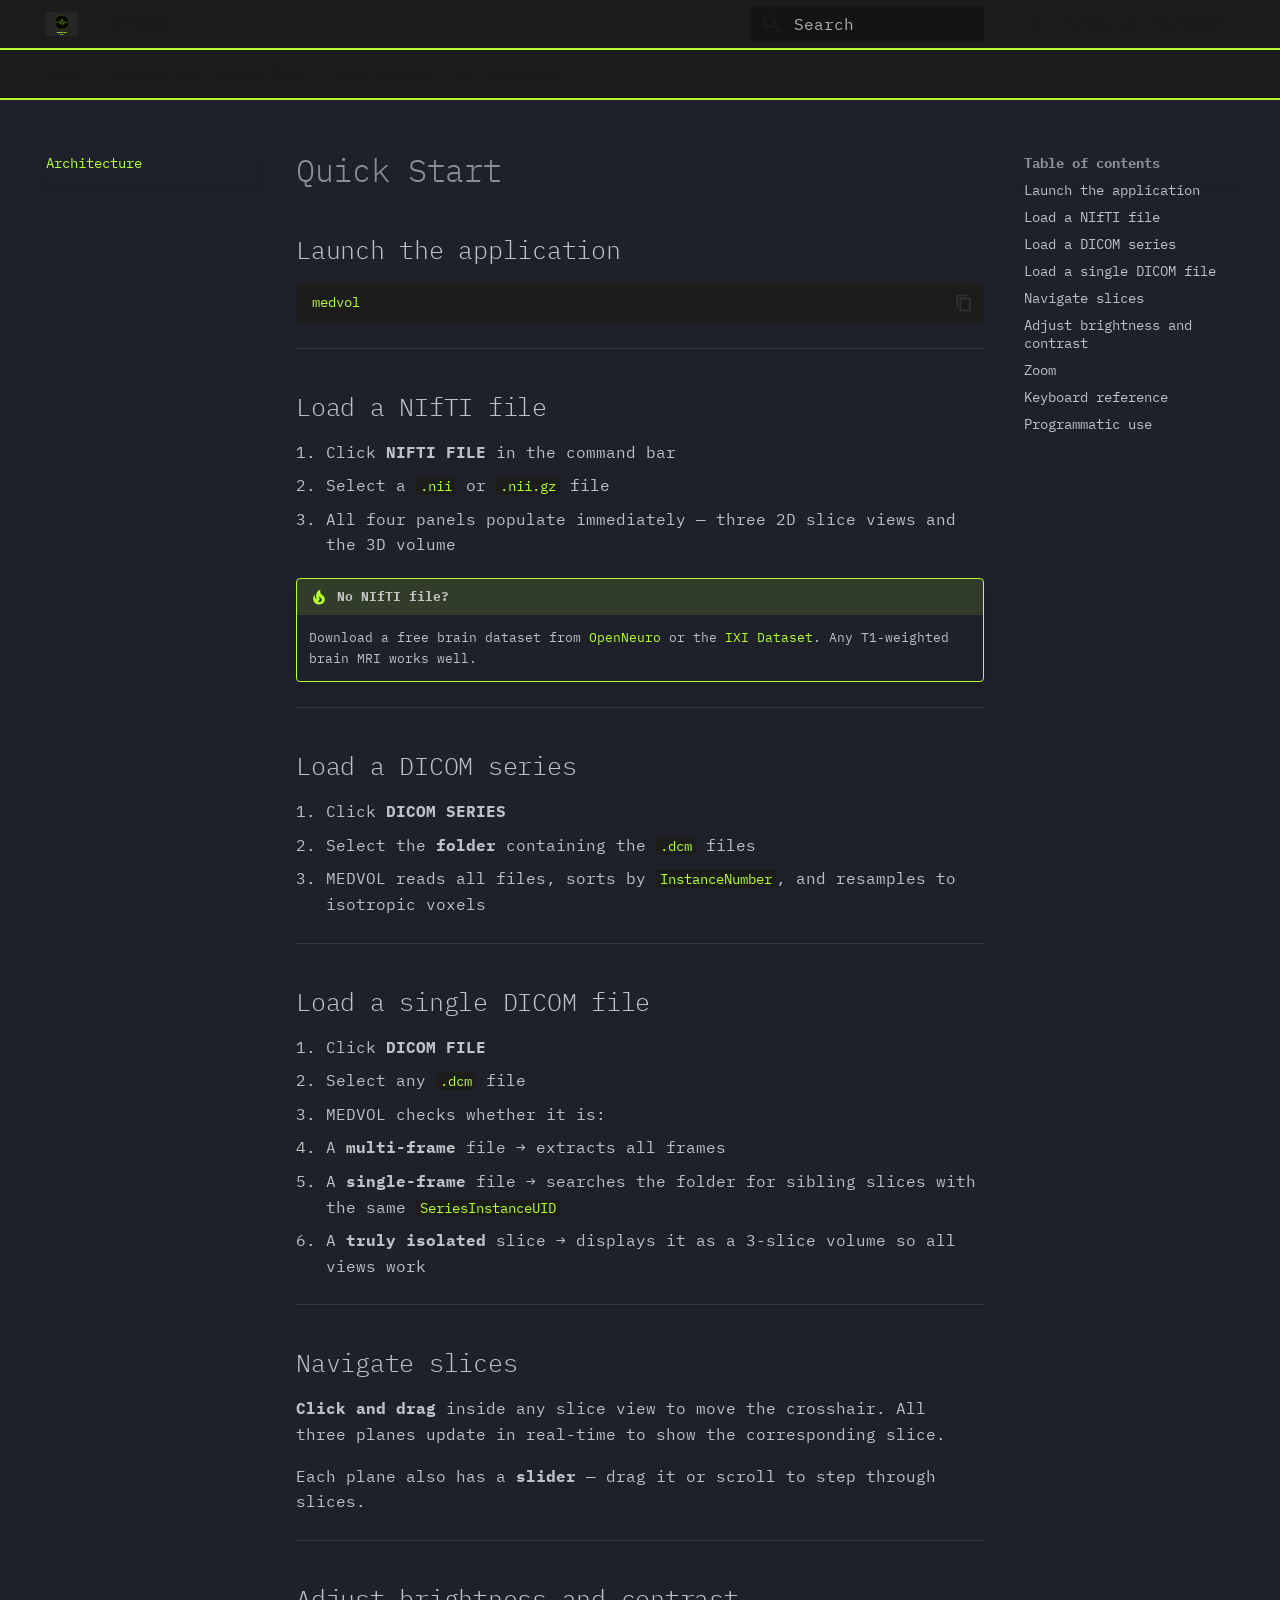
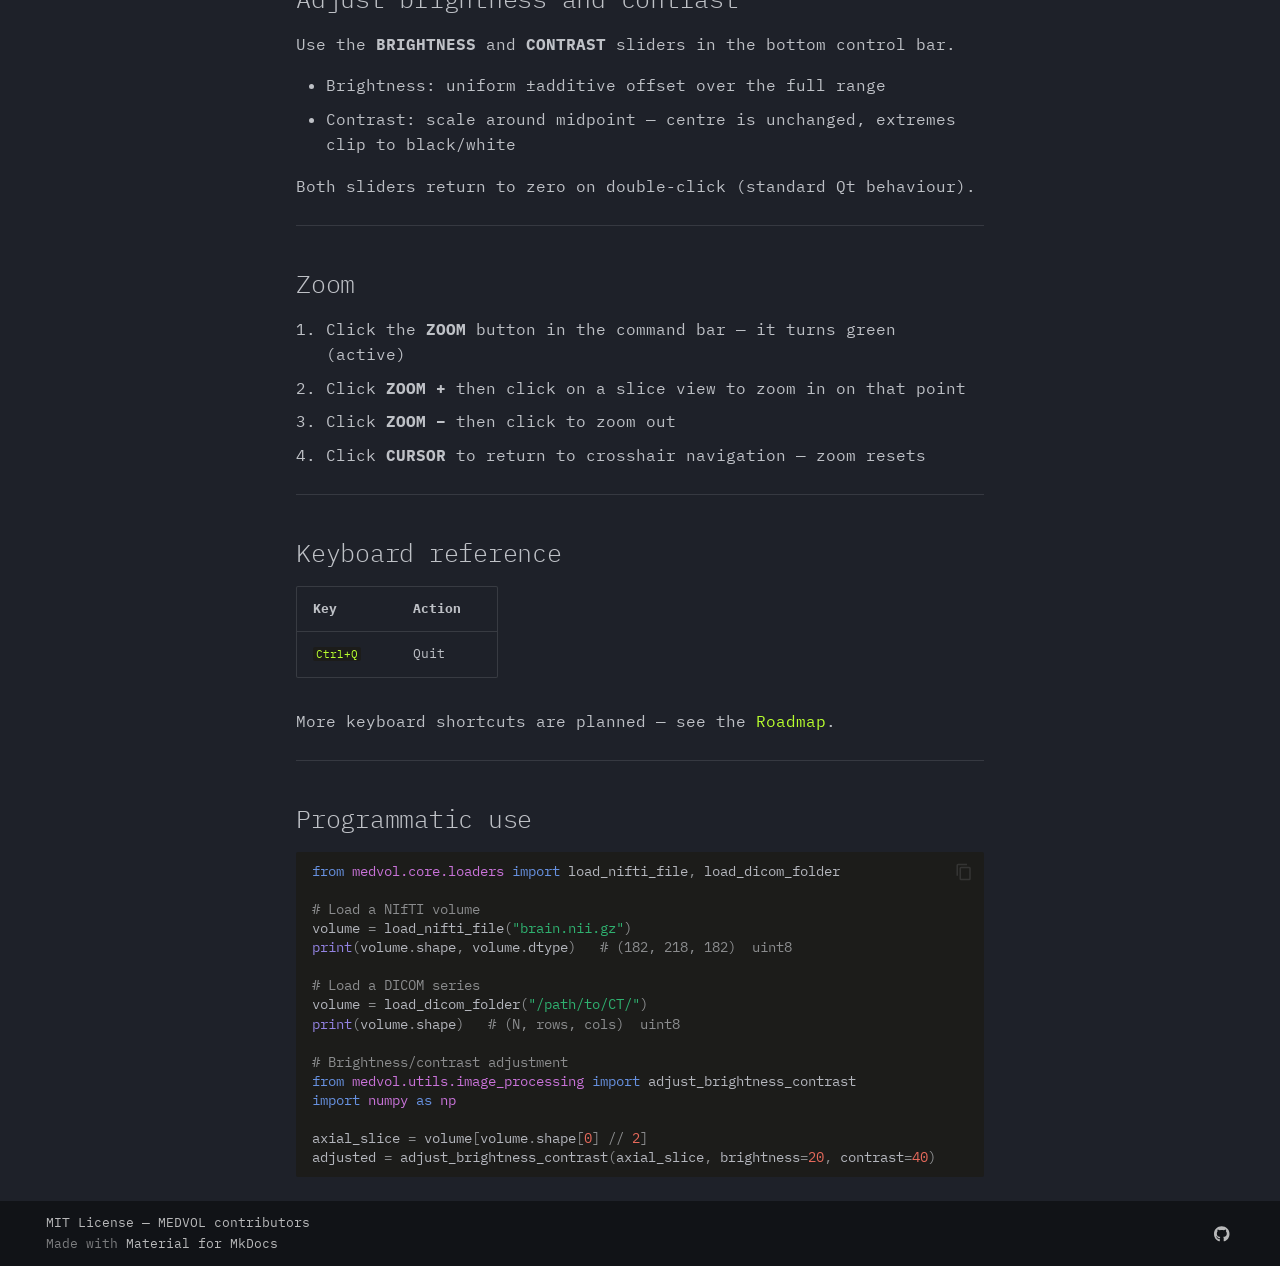
<file: architecture/index.html>
<!doctype html>
<html lang="en" class="no-js">
  <head>
    
      <meta charset="utf-8">
      <meta name="viewport" content="width=device-width,initial-scale=1">
      
        <meta name="description" content="Brutalist 3D medical image viewer — DICOM & NIfTI, zero configuration">
      
      
        <meta name="author" content="Kareem Taha">
      
      
        <link rel="canonical" href="https://kareem-taha-05.github.io/medvol/architecture/">
      
      
        <link rel="prev" href="../quickstart/">
      
      
        <link rel="next" href="../api/loaders/">
      
      
      <link rel="icon" href="../assets/images/favicon.png">
      <meta name="generator" content="mkdocs-1.6.1, mkdocs-material-9.5.50">
    
    
      
        <title>Architecture - MEDVOL</title>
      
    
    
      <link rel="stylesheet" href="../assets/stylesheets/main.a40c8224.min.css">
      
        
        <link rel="stylesheet" href="../assets/stylesheets/palette.06af60db.min.css">
      
      


    
    
      
    
    
      
        
        
        <link rel="preconnect" href="https://fonts.gstatic.com" crossorigin>
        <link rel="stylesheet" href="https://fonts.googleapis.com/css?family=IBM+Plex+Mono:300,300i,400,400i,700,700i%7CIBM+Plex+Mono:400,400i,700,700i&display=fallback">
        <style>:root{--md-text-font:"IBM Plex Mono";--md-code-font:"IBM Plex Mono"}</style>
      
    
    
      <link rel="stylesheet" href="../docs/stylesheets/extra.css">
    
    <script>__md_scope=new URL("..",location),__md_hash=e=>[...e].reduce(((e,_)=>(e<<5)-e+_.charCodeAt(0)),0),__md_get=(e,_=localStorage,t=__md_scope)=>JSON.parse(_.getItem(t.pathname+"."+e)),__md_set=(e,_,t=localStorage,a=__md_scope)=>{try{t.setItem(a.pathname+"."+e,JSON.stringify(_))}catch(e){}}</script>
    
      

    
    
    
  </head>
  
  
    
    
    
    
    
    <body dir="ltr" data-md-color-scheme="slate" data-md-color-primary="custom" data-md-color-accent="custom">
  
    
    <input class="md-toggle" data-md-toggle="drawer" type="checkbox" id="__drawer" autocomplete="off">
    <input class="md-toggle" data-md-toggle="search" type="checkbox" id="__search" autocomplete="off">
    <label class="md-overlay" for="__drawer"></label>
    <div data-md-component="skip">
      
        
        <a href="#quick-start" class="md-skip">
          Skip to content
        </a>
      
    </div>
    <div data-md-component="announce">
      
    </div>
    
    
      

<header class="md-header" data-md-component="header">
  <nav class="md-header__inner md-grid" aria-label="Header">
    <a href=".." title="MEDVOL" class="md-header__button md-logo" aria-label="MEDVOL" data-md-component="logo">
      
  <img src="../assets/branding/logo.svg" alt="logo">

    </a>
    <label class="md-header__button md-icon" for="__drawer">
      
      <svg xmlns="http://www.w3.org/2000/svg" viewBox="0 0 24 24"><path d="M3 6h18v2H3zm0 5h18v2H3zm0 5h18v2H3z"/></svg>
    </label>
    <div class="md-header__title" data-md-component="header-title">
      <div class="md-header__ellipsis">
        <div class="md-header__topic">
          <span class="md-ellipsis">
            MEDVOL
          </span>
        </div>
        <div class="md-header__topic" data-md-component="header-topic">
          <span class="md-ellipsis">
            
              Architecture
            
          </span>
        </div>
      </div>
    </div>
    
      
    
    
    
    
      <label class="md-header__button md-icon" for="__search">
        
        <svg xmlns="http://www.w3.org/2000/svg" viewBox="0 0 24 24"><path d="M9.5 3A6.5 6.5 0 0 1 16 9.5c0 1.61-.59 3.09-1.56 4.23l.27.27h.79l5 5-1.5 1.5-5-5v-.79l-.27-.27A6.52 6.52 0 0 1 9.5 16 6.5 6.5 0 0 1 3 9.5 6.5 6.5 0 0 1 9.5 3m0 2C7 5 5 7 5 9.5S7 14 9.5 14 14 12 14 9.5 12 5 9.5 5"/></svg>
      </label>
      <div class="md-search" data-md-component="search" role="dialog">
  <label class="md-search__overlay" for="__search"></label>
  <div class="md-search__inner" role="search">
    <form class="md-search__form" name="search">
      <input type="text" class="md-search__input" name="query" aria-label="Search" placeholder="Search" autocapitalize="off" autocorrect="off" autocomplete="off" spellcheck="false" data-md-component="search-query" required>
      <label class="md-search__icon md-icon" for="__search">
        
        <svg xmlns="http://www.w3.org/2000/svg" viewBox="0 0 24 24"><path d="M9.5 3A6.5 6.5 0 0 1 16 9.5c0 1.61-.59 3.09-1.56 4.23l.27.27h.79l5 5-1.5 1.5-5-5v-.79l-.27-.27A6.52 6.52 0 0 1 9.5 16 6.5 6.5 0 0 1 3 9.5 6.5 6.5 0 0 1 9.5 3m0 2C7 5 5 7 5 9.5S7 14 9.5 14 14 12 14 9.5 12 5 9.5 5"/></svg>
        
        <svg xmlns="http://www.w3.org/2000/svg" viewBox="0 0 24 24"><path d="M20 11v2H8l5.5 5.5-1.42 1.42L4.16 12l7.92-7.92L13.5 5.5 8 11z"/></svg>
      </label>
      <nav class="md-search__options" aria-label="Search">
        
        <button type="reset" class="md-search__icon md-icon" title="Clear" aria-label="Clear" tabindex="-1">
          
          <svg xmlns="http://www.w3.org/2000/svg" viewBox="0 0 24 24"><path d="M19 6.41 17.59 5 12 10.59 6.41 5 5 6.41 10.59 12 5 17.59 6.41 19 12 13.41 17.59 19 19 17.59 13.41 12z"/></svg>
        </button>
      </nav>
      
    </form>
    <div class="md-search__output">
      <div class="md-search__scrollwrap" tabindex="0" data-md-scrollfix>
        <div class="md-search-result" data-md-component="search-result">
          <div class="md-search-result__meta">
            Initializing search
          </div>
          <ol class="md-search-result__list" role="presentation"></ol>
        </div>
      </div>
    </div>
  </div>
</div>
    
    
      <div class="md-header__source">
        <a href="https://github.com/Kareem-Taha-05/medvol" title="Go to repository" class="md-source" data-md-component="source">
  <div class="md-source__icon md-icon">
    
    <svg xmlns="http://www.w3.org/2000/svg" viewBox="0 0 448 512"><!--! Font Awesome Free 6.7.2 by @fontawesome - https://fontawesome.com License - https://fontawesome.com/license/free (Icons: CC BY 4.0, Fonts: SIL OFL 1.1, Code: MIT License) Copyright 2024 Fonticons, Inc.--><path d="M439.55 236.05 244 40.45a28.87 28.87 0 0 0-40.81 0l-40.66 40.63 51.52 51.52c27.06-9.14 52.68 16.77 43.39 43.68l49.66 49.66c34.23-11.8 61.18 31 35.47 56.69-26.49 26.49-70.21-2.87-56-37.34L240.22 199v121.85c25.3 12.54 22.26 41.85 9.08 55a34.34 34.34 0 0 1-48.55 0c-17.57-17.6-11.07-46.91 11.25-56v-123c-20.8-8.51-24.6-30.74-18.64-45L142.57 101 8.45 235.14a28.86 28.86 0 0 0 0 40.81l195.61 195.6a28.86 28.86 0 0 0 40.8 0l194.69-194.69a28.86 28.86 0 0 0 0-40.81"/></svg>
  </div>
  <div class="md-source__repository">
    Kareem-Taha-05/medvol
  </div>
</a>
      </div>
    
  </nav>
  
</header>
    
    <div class="md-container" data-md-component="container">
      
      
        
          
            
<nav class="md-tabs" aria-label="Tabs" data-md-component="tabs">
  <div class="md-grid">
    <ul class="md-tabs__list">
      
        
  
  
  
    <li class="md-tabs__item">
      <a href=".." class="md-tabs__link">
        
  
    
  
  Home

      </a>
    </li>
  

      
        
  
  
  
    <li class="md-tabs__item">
      <a href="../installation/" class="md-tabs__link">
        
  
    
  
  Installation

      </a>
    </li>
  

      
        
  
  
  
    <li class="md-tabs__item">
      <a href="../quickstart/" class="md-tabs__link">
        
  
    
  
  Quick Start

      </a>
    </li>
  

      
        
  
  
    
  
  
    <li class="md-tabs__item md-tabs__item--active">
      <a href="./" class="md-tabs__link">
        
  
    
  
  Architecture

      </a>
    </li>
  

      
        
  
  
  
    
    
      <li class="md-tabs__item">
        <a href="../api/loaders/" class="md-tabs__link">
          
  
  API Reference

        </a>
      </li>
    
  

      
    </ul>
  </div>
</nav>
          
        
      
      <main class="md-main" data-md-component="main">
        <div class="md-main__inner md-grid">
          
            
              
              <div class="md-sidebar md-sidebar--primary" data-md-component="sidebar" data-md-type="navigation" >
                <div class="md-sidebar__scrollwrap">
                  <div class="md-sidebar__inner">
                    


  


<nav class="md-nav md-nav--primary md-nav--lifted" aria-label="Navigation" data-md-level="0">
  <label class="md-nav__title" for="__drawer">
    <a href=".." title="MEDVOL" class="md-nav__button md-logo" aria-label="MEDVOL" data-md-component="logo">
      
  <img src="../assets/branding/logo.svg" alt="logo">

    </a>
    MEDVOL
  </label>
  
    <div class="md-nav__source">
      <a href="https://github.com/Kareem-Taha-05/medvol" title="Go to repository" class="md-source" data-md-component="source">
  <div class="md-source__icon md-icon">
    
    <svg xmlns="http://www.w3.org/2000/svg" viewBox="0 0 448 512"><!--! Font Awesome Free 6.7.2 by @fontawesome - https://fontawesome.com License - https://fontawesome.com/license/free (Icons: CC BY 4.0, Fonts: SIL OFL 1.1, Code: MIT License) Copyright 2024 Fonticons, Inc.--><path d="M439.55 236.05 244 40.45a28.87 28.87 0 0 0-40.81 0l-40.66 40.63 51.52 51.52c27.06-9.14 52.68 16.77 43.39 43.68l49.66 49.66c34.23-11.8 61.18 31 35.47 56.69-26.49 26.49-70.21-2.87-56-37.34L240.22 199v121.85c25.3 12.54 22.26 41.85 9.08 55a34.34 34.34 0 0 1-48.55 0c-17.57-17.6-11.07-46.91 11.25-56v-123c-20.8-8.51-24.6-30.74-18.64-45L142.57 101 8.45 235.14a28.86 28.86 0 0 0 0 40.81l195.61 195.6a28.86 28.86 0 0 0 40.8 0l194.69-194.69a28.86 28.86 0 0 0 0-40.81"/></svg>
  </div>
  <div class="md-source__repository">
    Kareem-Taha-05/medvol
  </div>
</a>
    </div>
  
  <ul class="md-nav__list" data-md-scrollfix>
    
      
      
  
  
  
  
    <li class="md-nav__item">
      <a href=".." class="md-nav__link">
        
  
  <span class="md-ellipsis">
    Home
  </span>
  

      </a>
    </li>
  

    
      
      
  
  
  
  
    <li class="md-nav__item">
      <a href="../installation/" class="md-nav__link">
        
  
  <span class="md-ellipsis">
    Installation
  </span>
  

      </a>
    </li>
  

    
      
      
  
  
  
  
    <li class="md-nav__item">
      <a href="../quickstart/" class="md-nav__link">
        
  
  <span class="md-ellipsis">
    Quick Start
  </span>
  

      </a>
    </li>
  

    
      
      
  
  
    
  
  
  
    <li class="md-nav__item md-nav__item--active">
      
      <input class="md-nav__toggle md-toggle" type="checkbox" id="__toc">
      
      
        
      
      
        <label class="md-nav__link md-nav__link--active" for="__toc">
          
  
  <span class="md-ellipsis">
    Architecture
  </span>
  

          <span class="md-nav__icon md-icon"></span>
        </label>
      
      <a href="./" class="md-nav__link md-nav__link--active">
        
  
  <span class="md-ellipsis">
    Architecture
  </span>
  

      </a>
      
        

<nav class="md-nav md-nav--secondary" aria-label="Table of contents">
  
  
  
    
  
  
    <label class="md-nav__title" for="__toc">
      <span class="md-nav__icon md-icon"></span>
      Table of contents
    </label>
    <ul class="md-nav__list" data-md-component="toc" data-md-scrollfix>
      
        <li class="md-nav__item">
  <a href="#launch-the-application" class="md-nav__link">
    <span class="md-ellipsis">
      Launch the application
    </span>
  </a>
  
</li>
      
        <li class="md-nav__item">
  <a href="#load-a-nifti-file" class="md-nav__link">
    <span class="md-ellipsis">
      Load a NIfTI file
    </span>
  </a>
  
</li>
      
        <li class="md-nav__item">
  <a href="#load-a-dicom-series" class="md-nav__link">
    <span class="md-ellipsis">
      Load a DICOM series
    </span>
  </a>
  
</li>
      
        <li class="md-nav__item">
  <a href="#load-a-single-dicom-file" class="md-nav__link">
    <span class="md-ellipsis">
      Load a single DICOM file
    </span>
  </a>
  
</li>
      
        <li class="md-nav__item">
  <a href="#navigate-slices" class="md-nav__link">
    <span class="md-ellipsis">
      Navigate slices
    </span>
  </a>
  
</li>
      
        <li class="md-nav__item">
  <a href="#adjust-brightness-and-contrast" class="md-nav__link">
    <span class="md-ellipsis">
      Adjust brightness and contrast
    </span>
  </a>
  
</li>
      
        <li class="md-nav__item">
  <a href="#zoom" class="md-nav__link">
    <span class="md-ellipsis">
      Zoom
    </span>
  </a>
  
</li>
      
        <li class="md-nav__item">
  <a href="#keyboard-reference" class="md-nav__link">
    <span class="md-ellipsis">
      Keyboard reference
    </span>
  </a>
  
</li>
      
        <li class="md-nav__item">
  <a href="#programmatic-use" class="md-nav__link">
    <span class="md-ellipsis">
      Programmatic use
    </span>
  </a>
  
</li>
      
    </ul>
  
</nav>
      
    </li>
  

    
      
      
  
  
  
  
    
    
    
      
      
    
    
    <li class="md-nav__item md-nav__item--nested">
      
        
        
        <input class="md-nav__toggle md-toggle " type="checkbox" id="__nav_5" >
        
          
          <label class="md-nav__link" for="__nav_5" id="__nav_5_label" tabindex="0">
            
  
  <span class="md-ellipsis">
    API Reference
  </span>
  

            <span class="md-nav__icon md-icon"></span>
          </label>
        
        <nav class="md-nav" data-md-level="1" aria-labelledby="__nav_5_label" aria-expanded="false">
          <label class="md-nav__title" for="__nav_5">
            <span class="md-nav__icon md-icon"></span>
            API Reference
          </label>
          <ul class="md-nav__list" data-md-scrollfix>
            
              
                
  
  
  
  
    <li class="md-nav__item">
      <a href="../api/loaders/" class="md-nav__link">
        
  
  <span class="md-ellipsis">
    Loaders
  </span>
  

      </a>
    </li>
  

              
            
              
                
  
  
  
  
    <li class="md-nav__item">
      <a href="../api/volume_rendering/" class="md-nav__link">
        
  
  <span class="md-ellipsis">
    Volume Rendering
  </span>
  

      </a>
    </li>
  

              
            
              
                
  
  
  
  
    <li class="md-nav__item">
      <a href="../api/image_processing/" class="md-nav__link">
        
  
  <span class="md-ellipsis">
    Image Processing
  </span>
  

      </a>
    </li>
  

              
            
          </ul>
        </nav>
      
    </li>
  

    
  </ul>
</nav>
                  </div>
                </div>
              </div>
            
            
              
              <div class="md-sidebar md-sidebar--secondary" data-md-component="sidebar" data-md-type="toc" >
                <div class="md-sidebar__scrollwrap">
                  <div class="md-sidebar__inner">
                    

<nav class="md-nav md-nav--secondary" aria-label="Table of contents">
  
  
  
    
  
  
    <label class="md-nav__title" for="__toc">
      <span class="md-nav__icon md-icon"></span>
      Table of contents
    </label>
    <ul class="md-nav__list" data-md-component="toc" data-md-scrollfix>
      
        <li class="md-nav__item">
  <a href="#launch-the-application" class="md-nav__link">
    <span class="md-ellipsis">
      Launch the application
    </span>
  </a>
  
</li>
      
        <li class="md-nav__item">
  <a href="#load-a-nifti-file" class="md-nav__link">
    <span class="md-ellipsis">
      Load a NIfTI file
    </span>
  </a>
  
</li>
      
        <li class="md-nav__item">
  <a href="#load-a-dicom-series" class="md-nav__link">
    <span class="md-ellipsis">
      Load a DICOM series
    </span>
  </a>
  
</li>
      
        <li class="md-nav__item">
  <a href="#load-a-single-dicom-file" class="md-nav__link">
    <span class="md-ellipsis">
      Load a single DICOM file
    </span>
  </a>
  
</li>
      
        <li class="md-nav__item">
  <a href="#navigate-slices" class="md-nav__link">
    <span class="md-ellipsis">
      Navigate slices
    </span>
  </a>
  
</li>
      
        <li class="md-nav__item">
  <a href="#adjust-brightness-and-contrast" class="md-nav__link">
    <span class="md-ellipsis">
      Adjust brightness and contrast
    </span>
  </a>
  
</li>
      
        <li class="md-nav__item">
  <a href="#zoom" class="md-nav__link">
    <span class="md-ellipsis">
      Zoom
    </span>
  </a>
  
</li>
      
        <li class="md-nav__item">
  <a href="#keyboard-reference" class="md-nav__link">
    <span class="md-ellipsis">
      Keyboard reference
    </span>
  </a>
  
</li>
      
        <li class="md-nav__item">
  <a href="#programmatic-use" class="md-nav__link">
    <span class="md-ellipsis">
      Programmatic use
    </span>
  </a>
  
</li>
      
    </ul>
  
</nav>
                  </div>
                </div>
              </div>
            
          
          
            <div class="md-content" data-md-component="content">
              <article class="md-content__inner md-typeset">
                
                  

  
  


<h1 id="quick-start">Quick Start<a class="headerlink" href="#quick-start" title="Permanent link">&para;</a></h1>
<h2 id="launch-the-application">Launch the application<a class="headerlink" href="#launch-the-application" title="Permanent link">&para;</a></h2>
<div class="highlight"><pre><span></span><code><a id="__codelineno-0-1" name="__codelineno-0-1" href="#__codelineno-0-1"></a>medvol
</code></pre></div>
<hr />
<h2 id="load-a-nifti-file">Load a NIfTI file<a class="headerlink" href="#load-a-nifti-file" title="Permanent link">&para;</a></h2>
<ol>
<li>Click <strong>NIFTI FILE</strong> in the command bar</li>
<li>Select a <code>.nii</code> or <code>.nii.gz</code> file</li>
<li>All four panels populate immediately — three 2D slice views and the 3D volume</li>
</ol>
<div class="admonition tip">
<p class="admonition-title">No NIfTI file?</p>
<p>Download a free brain dataset from <a href="https://openneuro.org">OpenNeuro</a> or the
<a href="https://brain-development.org/ixi-dataset/">IXI Dataset</a>.
Any T1-weighted brain MRI works well.</p>
</div>
<hr />
<h2 id="load-a-dicom-series">Load a DICOM series<a class="headerlink" href="#load-a-dicom-series" title="Permanent link">&para;</a></h2>
<ol>
<li>Click <strong>DICOM SERIES</strong></li>
<li>Select the <strong>folder</strong> containing the <code>.dcm</code> files</li>
<li>MEDVOL reads all files, sorts by <code>InstanceNumber</code>, and resamples to isotropic voxels</li>
</ol>
<hr />
<h2 id="load-a-single-dicom-file">Load a single DICOM file<a class="headerlink" href="#load-a-single-dicom-file" title="Permanent link">&para;</a></h2>
<ol>
<li>Click <strong>DICOM FILE</strong></li>
<li>Select any <code>.dcm</code> file</li>
<li>MEDVOL checks whether it is:</li>
<li>A <strong>multi-frame</strong> file → extracts all frames</li>
<li>A <strong>single-frame</strong> file → searches the folder for sibling slices with the same <code>SeriesInstanceUID</code></li>
<li>A <strong>truly isolated</strong> slice → displays it as a 3-slice volume so all views work</li>
</ol>
<hr />
<h2 id="navigate-slices">Navigate slices<a class="headerlink" href="#navigate-slices" title="Permanent link">&para;</a></h2>
<p><strong>Click and drag</strong> inside any slice view to move the crosshair.
All three planes update in real-time to show the corresponding slice.</p>
<p>Each plane also has a <strong>slider</strong> — drag it or scroll to step through slices.</p>
<hr />
<h2 id="adjust-brightness-and-contrast">Adjust brightness and contrast<a class="headerlink" href="#adjust-brightness-and-contrast" title="Permanent link">&para;</a></h2>
<p>Use the <strong>BRIGHTNESS</strong> and <strong>CONTRAST</strong> sliders in the bottom control bar.</p>
<ul>
<li>Brightness: uniform ±additive offset over the full range</li>
<li>Contrast: scale around midpoint — centre is unchanged, extremes clip to black/white</li>
</ul>
<p>Both sliders return to zero on double-click (standard Qt behaviour).</p>
<hr />
<h2 id="zoom">Zoom<a class="headerlink" href="#zoom" title="Permanent link">&para;</a></h2>
<ol>
<li>Click the <strong>ZOOM</strong> button in the command bar — it turns green (active)</li>
<li>Click <strong>ZOOM +</strong> then click on a slice view to zoom in on that point</li>
<li>Click <strong>ZOOM −</strong> then click to zoom out</li>
<li>Click <strong>CURSOR</strong> to return to crosshair navigation — zoom resets</li>
</ol>
<hr />
<h2 id="keyboard-reference">Keyboard reference<a class="headerlink" href="#keyboard-reference" title="Permanent link">&para;</a></h2>
<table>
<thead>
<tr>
<th>Key</th>
<th>Action</th>
</tr>
</thead>
<tbody>
<tr>
<td><code>Ctrl+Q</code></td>
<td>Quit</td>
</tr>
</tbody>
</table>
<p>More keyboard shortcuts are planned — see the <a href="../changelog.md">Roadmap</a>.</p>
<hr />
<h2 id="programmatic-use">Programmatic use<a class="headerlink" href="#programmatic-use" title="Permanent link">&para;</a></h2>
<div class="highlight"><pre><span></span><code><a id="__codelineno-1-1" name="__codelineno-1-1" href="#__codelineno-1-1"></a><span class="kn">from</span><span class="w"> </span><span class="nn">medvol.core.loaders</span><span class="w"> </span><span class="kn">import</span> <span class="n">load_nifti_file</span><span class="p">,</span> <span class="n">load_dicom_folder</span>
<a id="__codelineno-1-2" name="__codelineno-1-2" href="#__codelineno-1-2"></a>
<a id="__codelineno-1-3" name="__codelineno-1-3" href="#__codelineno-1-3"></a><span class="c1"># Load a NIfTI volume</span>
<a id="__codelineno-1-4" name="__codelineno-1-4" href="#__codelineno-1-4"></a><span class="n">volume</span> <span class="o">=</span> <span class="n">load_nifti_file</span><span class="p">(</span><span class="s2">&quot;brain.nii.gz&quot;</span><span class="p">)</span>
<a id="__codelineno-1-5" name="__codelineno-1-5" href="#__codelineno-1-5"></a><span class="nb">print</span><span class="p">(</span><span class="n">volume</span><span class="o">.</span><span class="n">shape</span><span class="p">,</span> <span class="n">volume</span><span class="o">.</span><span class="n">dtype</span><span class="p">)</span>   <span class="c1"># (182, 218, 182)  uint8</span>
<a id="__codelineno-1-6" name="__codelineno-1-6" href="#__codelineno-1-6"></a>
<a id="__codelineno-1-7" name="__codelineno-1-7" href="#__codelineno-1-7"></a><span class="c1"># Load a DICOM series</span>
<a id="__codelineno-1-8" name="__codelineno-1-8" href="#__codelineno-1-8"></a><span class="n">volume</span> <span class="o">=</span> <span class="n">load_dicom_folder</span><span class="p">(</span><span class="s2">&quot;/path/to/CT/&quot;</span><span class="p">)</span>
<a id="__codelineno-1-9" name="__codelineno-1-9" href="#__codelineno-1-9"></a><span class="nb">print</span><span class="p">(</span><span class="n">volume</span><span class="o">.</span><span class="n">shape</span><span class="p">)</span>   <span class="c1"># (N, rows, cols)  uint8</span>
<a id="__codelineno-1-10" name="__codelineno-1-10" href="#__codelineno-1-10"></a>
<a id="__codelineno-1-11" name="__codelineno-1-11" href="#__codelineno-1-11"></a><span class="c1"># Brightness/contrast adjustment</span>
<a id="__codelineno-1-12" name="__codelineno-1-12" href="#__codelineno-1-12"></a><span class="kn">from</span><span class="w"> </span><span class="nn">medvol.utils.image_processing</span><span class="w"> </span><span class="kn">import</span> <span class="n">adjust_brightness_contrast</span>
<a id="__codelineno-1-13" name="__codelineno-1-13" href="#__codelineno-1-13"></a><span class="kn">import</span><span class="w"> </span><span class="nn">numpy</span><span class="w"> </span><span class="k">as</span><span class="w"> </span><span class="nn">np</span>
<a id="__codelineno-1-14" name="__codelineno-1-14" href="#__codelineno-1-14"></a>
<a id="__codelineno-1-15" name="__codelineno-1-15" href="#__codelineno-1-15"></a><span class="n">axial_slice</span> <span class="o">=</span> <span class="n">volume</span><span class="p">[</span><span class="n">volume</span><span class="o">.</span><span class="n">shape</span><span class="p">[</span><span class="mi">0</span><span class="p">]</span> <span class="o">//</span> <span class="mi">2</span><span class="p">]</span>
<a id="__codelineno-1-16" name="__codelineno-1-16" href="#__codelineno-1-16"></a><span class="n">adjusted</span> <span class="o">=</span> <span class="n">adjust_brightness_contrast</span><span class="p">(</span><span class="n">axial_slice</span><span class="p">,</span> <span class="n">brightness</span><span class="o">=</span><span class="mi">20</span><span class="p">,</span> <span class="n">contrast</span><span class="o">=</span><span class="mi">40</span><span class="p">)</span>
</code></pre></div>












                
              </article>
            </div>
          
          
<script>var target=document.getElementById(location.hash.slice(1));target&&target.name&&(target.checked=target.name.startsWith("__tabbed_"))</script>
        </div>
        
          <button type="button" class="md-top md-icon" data-md-component="top" hidden>
  
  <svg xmlns="http://www.w3.org/2000/svg" viewBox="0 0 24 24"><path d="M13 20h-2V8l-5.5 5.5-1.42-1.42L12 4.16l7.92 7.92-1.42 1.42L13 8z"/></svg>
  Back to top
</button>
        
      </main>
      
        <footer class="md-footer">
  
  <div class="md-footer-meta md-typeset">
    <div class="md-footer-meta__inner md-grid">
      <div class="md-copyright">
  
    <div class="md-copyright__highlight">
      MIT License — MEDVOL contributors
    </div>
  
  
    Made with
    <a href="https://squidfunk.github.io/mkdocs-material/" target="_blank" rel="noopener">
      Material for MkDocs
    </a>
  
</div>
      
        <div class="md-social">
  
    
    
    
    
      
      
    
    <a href="https://github.com/Kareem-Taha-05/medvol" target="_blank" rel="noopener" title="github.com" class="md-social__link">
      <svg xmlns="http://www.w3.org/2000/svg" viewBox="0 0 496 512"><!--! Font Awesome Free 6.7.2 by @fontawesome - https://fontawesome.com License - https://fontawesome.com/license/free (Icons: CC BY 4.0, Fonts: SIL OFL 1.1, Code: MIT License) Copyright 2024 Fonticons, Inc.--><path d="M165.9 397.4c0 2-2.3 3.6-5.2 3.6-3.3.3-5.6-1.3-5.6-3.6 0-2 2.3-3.6 5.2-3.6 3-.3 5.6 1.3 5.6 3.6m-31.1-4.5c-.7 2 1.3 4.3 4.3 4.9 2.6 1 5.6 0 6.2-2s-1.3-4.3-4.3-5.2c-2.6-.7-5.5.3-6.2 2.3m44.2-1.7c-2.9.7-4.9 2.6-4.6 4.9.3 2 2.9 3.3 5.9 2.6 2.9-.7 4.9-2.6 4.6-4.6-.3-1.9-3-3.2-5.9-2.9M244.8 8C106.1 8 0 113.3 0 252c0 110.9 69.8 205.8 169.5 239.2 12.8 2.3 17.3-5.6 17.3-12.1 0-6.2-.3-40.4-.3-61.4 0 0-70 15-84.7-29.8 0 0-11.4-29.1-27.8-36.6 0 0-22.9-15.7 1.6-15.4 0 0 24.9 2 38.6 25.8 21.9 38.6 58.6 27.5 72.9 20.9 2.3-16 8.8-27.1 16-33.7-55.9-6.2-112.3-14.3-112.3-110.5 0-27.5 7.6-41.3 23.6-58.9-2.6-6.5-11.1-33.3 2.6-67.9 20.9-6.5 69 27 69 27 20-5.6 41.5-8.5 62.8-8.5s42.8 2.9 62.8 8.5c0 0 48.1-33.6 69-27 13.7 34.7 5.2 61.4 2.6 67.9 16 17.7 25.8 31.5 25.8 58.9 0 96.5-58.9 104.2-114.8 110.5 9.2 7.9 17 22.9 17 46.4 0 33.7-.3 75.4-.3 83.6 0 6.5 4.6 14.4 17.3 12.1C428.2 457.8 496 362.9 496 252 496 113.3 383.5 8 244.8 8M97.2 352.9c-1.3 1-1 3.3.7 5.2 1.6 1.6 3.9 2.3 5.2 1 1.3-1 1-3.3-.7-5.2-1.6-1.6-3.9-2.3-5.2-1m-10.8-8.1c-.7 1.3.3 2.9 2.3 3.9 1.6 1 3.6.7 4.3-.7.7-1.3-.3-2.9-2.3-3.9-2-.6-3.6-.3-4.3.7m32.4 35.6c-1.6 1.3-1 4.3 1.3 6.2 2.3 2.3 5.2 2.6 6.5 1 1.3-1.3.7-4.3-1.3-6.2-2.2-2.3-5.2-2.6-6.5-1m-11.4-14.7c-1.6 1-1.6 3.6 0 5.9s4.3 3.3 5.6 2.3c1.6-1.3 1.6-3.9 0-6.2-1.4-2.3-4-3.3-5.6-2"/></svg>
    </a>
  
</div>
      
    </div>
  </div>
</footer>
      
    </div>
    <div class="md-dialog" data-md-component="dialog">
      <div class="md-dialog__inner md-typeset"></div>
    </div>
    
    
    <script id="__config" type="application/json">{"base": "..", "features": ["navigation.tabs", "navigation.top", "content.code.copy", "search.highlight"], "search": "../assets/javascripts/workers/search.f8cc74c7.min.js", "translations": {"clipboard.copied": "Copied to clipboard", "clipboard.copy": "Copy to clipboard", "search.result.more.one": "1 more on this page", "search.result.more.other": "# more on this page", "search.result.none": "No matching documents", "search.result.one": "1 matching document", "search.result.other": "# matching documents", "search.result.placeholder": "Type to start searching", "search.result.term.missing": "Missing", "select.version": "Select version"}}</script>
    
    
      <script src="../assets/javascripts/bundle.60a45f97.min.js"></script>
      
    
  </body>
</html>
</file>
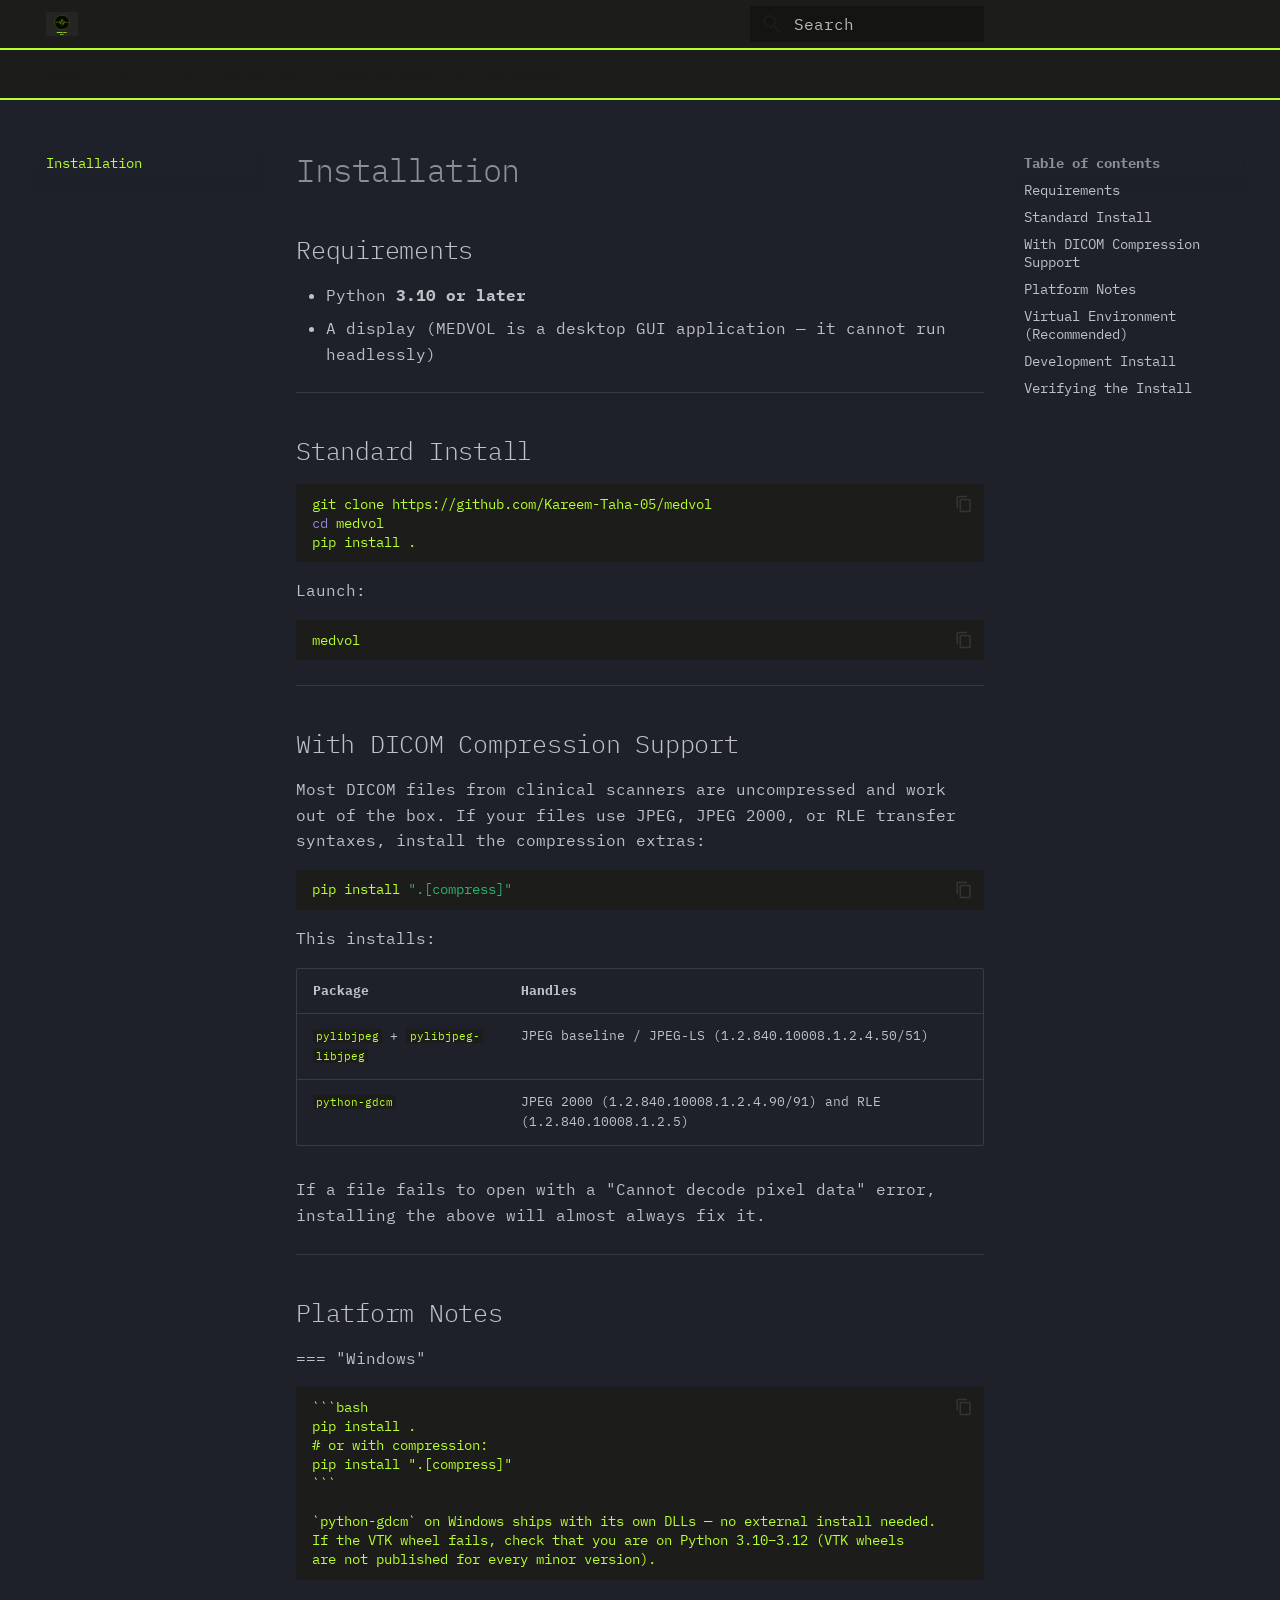
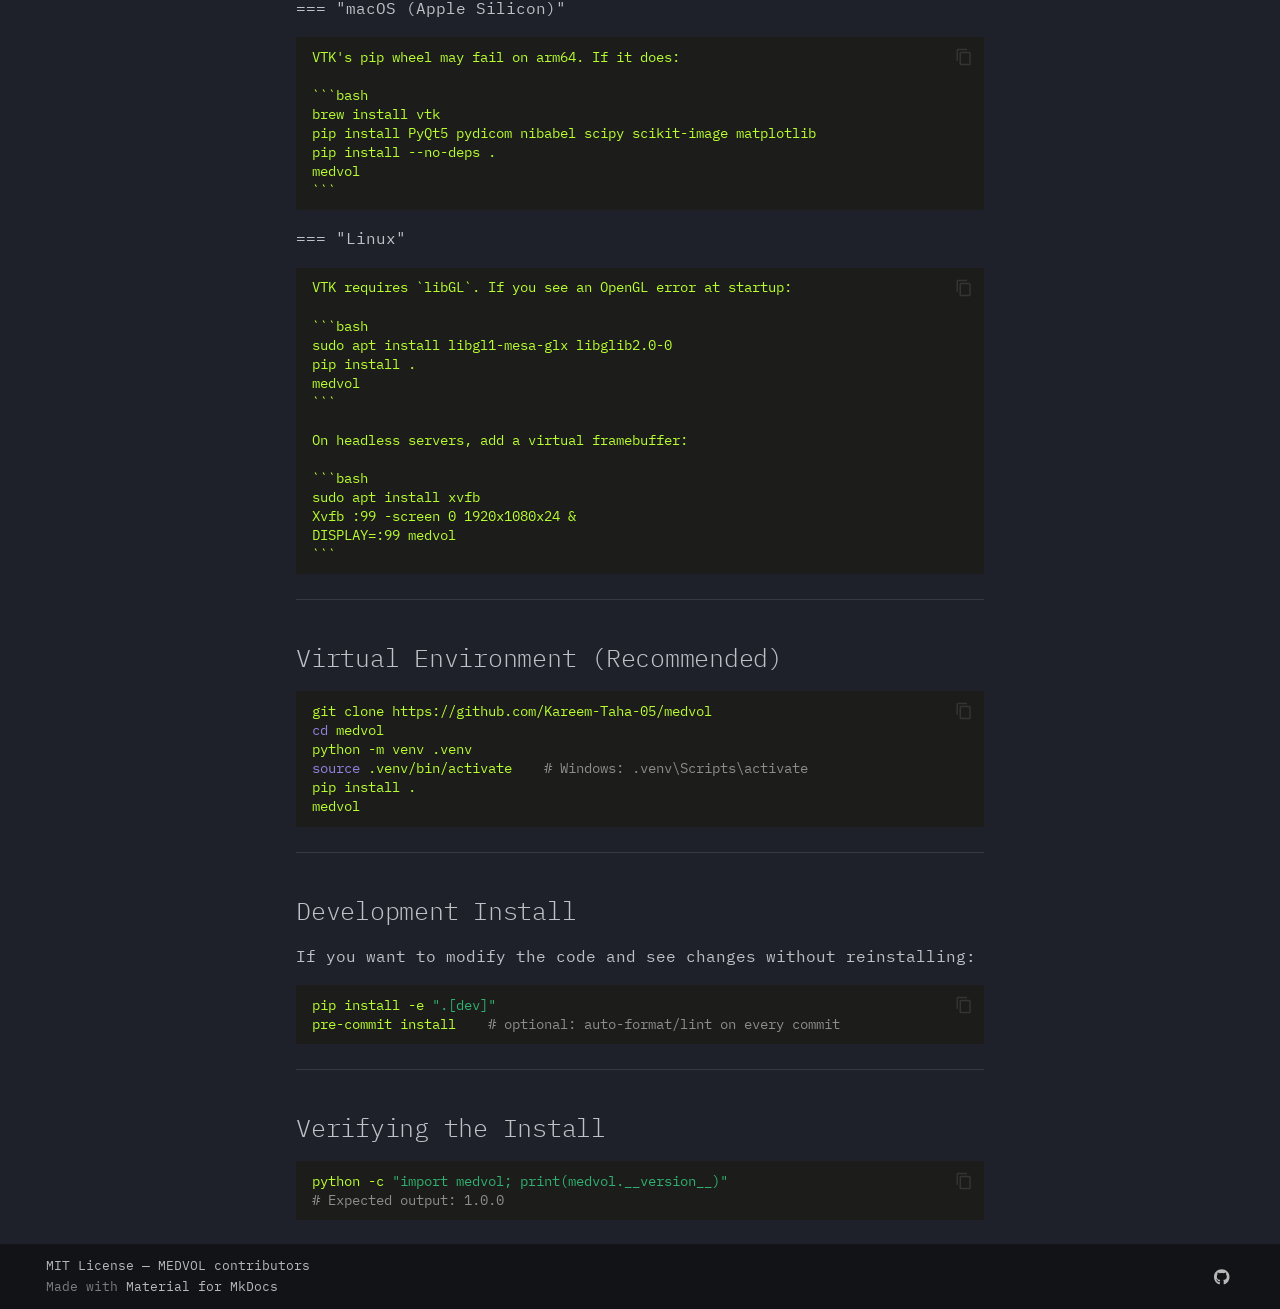
<file: installation/index.html>
<!doctype html>
<html lang="en" class="no-js">
  <head>
    
      <meta charset="utf-8">
      <meta name="viewport" content="width=device-width,initial-scale=1">
      
        <meta name="description" content="Brutalist 3D medical image viewer — DICOM & NIfTI, zero configuration">
      
      
        <meta name="author" content="Kareem Taha">
      
      
        <link rel="canonical" href="https://kareem-taha-05.github.io/medvol/installation/">
      
      
        <link rel="prev" href="..">
      
      
        <link rel="next" href="../quickstart/">
      
      
      <link rel="icon" href="../assets/images/favicon.png">
      <meta name="generator" content="mkdocs-1.6.1, mkdocs-material-9.5.50">
    
    
      
        <title>Installation - MEDVOL</title>
      
    
    
      <link rel="stylesheet" href="../assets/stylesheets/main.a40c8224.min.css">
      
        
        <link rel="stylesheet" href="../assets/stylesheets/palette.06af60db.min.css">
      
      


    
    
      
    
    
      
        
        
        <link rel="preconnect" href="https://fonts.gstatic.com" crossorigin>
        <link rel="stylesheet" href="https://fonts.googleapis.com/css?family=IBM+Plex+Mono:300,300i,400,400i,700,700i%7CIBM+Plex+Mono:400,400i,700,700i&display=fallback">
        <style>:root{--md-text-font:"IBM Plex Mono";--md-code-font:"IBM Plex Mono"}</style>
      
    
    
      <link rel="stylesheet" href="../docs/stylesheets/extra.css">
    
    <script>__md_scope=new URL("..",location),__md_hash=e=>[...e].reduce(((e,_)=>(e<<5)-e+_.charCodeAt(0)),0),__md_get=(e,_=localStorage,t=__md_scope)=>JSON.parse(_.getItem(t.pathname+"."+e)),__md_set=(e,_,t=localStorage,a=__md_scope)=>{try{t.setItem(a.pathname+"."+e,JSON.stringify(_))}catch(e){}}</script>
    
      

    
    
    
  </head>
  
  
    
    
    
    
    
    <body dir="ltr" data-md-color-scheme="slate" data-md-color-primary="custom" data-md-color-accent="custom">
  
    
    <input class="md-toggle" data-md-toggle="drawer" type="checkbox" id="__drawer" autocomplete="off">
    <input class="md-toggle" data-md-toggle="search" type="checkbox" id="__search" autocomplete="off">
    <label class="md-overlay" for="__drawer"></label>
    <div data-md-component="skip">
      
        
        <a href="#installation" class="md-skip">
          Skip to content
        </a>
      
    </div>
    <div data-md-component="announce">
      
    </div>
    
    
      

<header class="md-header" data-md-component="header">
  <nav class="md-header__inner md-grid" aria-label="Header">
    <a href=".." title="MEDVOL" class="md-header__button md-logo" aria-label="MEDVOL" data-md-component="logo">
      
  <img src="../assets/branding/logo.svg" alt="logo">

    </a>
    <label class="md-header__button md-icon" for="__drawer">
      
      <svg xmlns="http://www.w3.org/2000/svg" viewBox="0 0 24 24"><path d="M3 6h18v2H3zm0 5h18v2H3zm0 5h18v2H3z"/></svg>
    </label>
    <div class="md-header__title" data-md-component="header-title">
      <div class="md-header__ellipsis">
        <div class="md-header__topic">
          <span class="md-ellipsis">
            MEDVOL
          </span>
        </div>
        <div class="md-header__topic" data-md-component="header-topic">
          <span class="md-ellipsis">
            
              Installation
            
          </span>
        </div>
      </div>
    </div>
    
      
    
    
    
    
      <label class="md-header__button md-icon" for="__search">
        
        <svg xmlns="http://www.w3.org/2000/svg" viewBox="0 0 24 24"><path d="M9.5 3A6.5 6.5 0 0 1 16 9.5c0 1.61-.59 3.09-1.56 4.23l.27.27h.79l5 5-1.5 1.5-5-5v-.79l-.27-.27A6.52 6.52 0 0 1 9.5 16 6.5 6.5 0 0 1 3 9.5 6.5 6.5 0 0 1 9.5 3m0 2C7 5 5 7 5 9.5S7 14 9.5 14 14 12 14 9.5 12 5 9.5 5"/></svg>
      </label>
      <div class="md-search" data-md-component="search" role="dialog">
  <label class="md-search__overlay" for="__search"></label>
  <div class="md-search__inner" role="search">
    <form class="md-search__form" name="search">
      <input type="text" class="md-search__input" name="query" aria-label="Search" placeholder="Search" autocapitalize="off" autocorrect="off" autocomplete="off" spellcheck="false" data-md-component="search-query" required>
      <label class="md-search__icon md-icon" for="__search">
        
        <svg xmlns="http://www.w3.org/2000/svg" viewBox="0 0 24 24"><path d="M9.5 3A6.5 6.5 0 0 1 16 9.5c0 1.61-.59 3.09-1.56 4.23l.27.27h.79l5 5-1.5 1.5-5-5v-.79l-.27-.27A6.52 6.52 0 0 1 9.5 16 6.5 6.5 0 0 1 3 9.5 6.5 6.5 0 0 1 9.5 3m0 2C7 5 5 7 5 9.5S7 14 9.5 14 14 12 14 9.5 12 5 9.5 5"/></svg>
        
        <svg xmlns="http://www.w3.org/2000/svg" viewBox="0 0 24 24"><path d="M20 11v2H8l5.5 5.5-1.42 1.42L4.16 12l7.92-7.92L13.5 5.5 8 11z"/></svg>
      </label>
      <nav class="md-search__options" aria-label="Search">
        
        <button type="reset" class="md-search__icon md-icon" title="Clear" aria-label="Clear" tabindex="-1">
          
          <svg xmlns="http://www.w3.org/2000/svg" viewBox="0 0 24 24"><path d="M19 6.41 17.59 5 12 10.59 6.41 5 5 6.41 10.59 12 5 17.59 6.41 19 12 13.41 17.59 19 19 17.59 13.41 12z"/></svg>
        </button>
      </nav>
      
    </form>
    <div class="md-search__output">
      <div class="md-search__scrollwrap" tabindex="0" data-md-scrollfix>
        <div class="md-search-result" data-md-component="search-result">
          <div class="md-search-result__meta">
            Initializing search
          </div>
          <ol class="md-search-result__list" role="presentation"></ol>
        </div>
      </div>
    </div>
  </div>
</div>
    
    
      <div class="md-header__source">
        <a href="https://github.com/Kareem-Taha-05/medvol" title="Go to repository" class="md-source" data-md-component="source">
  <div class="md-source__icon md-icon">
    
    <svg xmlns="http://www.w3.org/2000/svg" viewBox="0 0 448 512"><!--! Font Awesome Free 6.7.2 by @fontawesome - https://fontawesome.com License - https://fontawesome.com/license/free (Icons: CC BY 4.0, Fonts: SIL OFL 1.1, Code: MIT License) Copyright 2024 Fonticons, Inc.--><path d="M439.55 236.05 244 40.45a28.87 28.87 0 0 0-40.81 0l-40.66 40.63 51.52 51.52c27.06-9.14 52.68 16.77 43.39 43.68l49.66 49.66c34.23-11.8 61.18 31 35.47 56.69-26.49 26.49-70.21-2.87-56-37.34L240.22 199v121.85c25.3 12.54 22.26 41.85 9.08 55a34.34 34.34 0 0 1-48.55 0c-17.57-17.6-11.07-46.91 11.25-56v-123c-20.8-8.51-24.6-30.74-18.64-45L142.57 101 8.45 235.14a28.86 28.86 0 0 0 0 40.81l195.61 195.6a28.86 28.86 0 0 0 40.8 0l194.69-194.69a28.86 28.86 0 0 0 0-40.81"/></svg>
  </div>
  <div class="md-source__repository">
    Kareem-Taha-05/medvol
  </div>
</a>
      </div>
    
  </nav>
  
</header>
    
    <div class="md-container" data-md-component="container">
      
      
        
          
            
<nav class="md-tabs" aria-label="Tabs" data-md-component="tabs">
  <div class="md-grid">
    <ul class="md-tabs__list">
      
        
  
  
  
    <li class="md-tabs__item">
      <a href=".." class="md-tabs__link">
        
  
    
  
  Home

      </a>
    </li>
  

      
        
  
  
    
  
  
    <li class="md-tabs__item md-tabs__item--active">
      <a href="./" class="md-tabs__link">
        
  
    
  
  Installation

      </a>
    </li>
  

      
        
  
  
  
    <li class="md-tabs__item">
      <a href="../quickstart/" class="md-tabs__link">
        
  
    
  
  Quick Start

      </a>
    </li>
  

      
        
  
  
  
    <li class="md-tabs__item">
      <a href="../architecture/" class="md-tabs__link">
        
  
    
  
  Architecture

      </a>
    </li>
  

      
        
  
  
  
    
    
      <li class="md-tabs__item">
        <a href="../api/loaders/" class="md-tabs__link">
          
  
  API Reference

        </a>
      </li>
    
  

      
    </ul>
  </div>
</nav>
          
        
      
      <main class="md-main" data-md-component="main">
        <div class="md-main__inner md-grid">
          
            
              
              <div class="md-sidebar md-sidebar--primary" data-md-component="sidebar" data-md-type="navigation" >
                <div class="md-sidebar__scrollwrap">
                  <div class="md-sidebar__inner">
                    


  


<nav class="md-nav md-nav--primary md-nav--lifted" aria-label="Navigation" data-md-level="0">
  <label class="md-nav__title" for="__drawer">
    <a href=".." title="MEDVOL" class="md-nav__button md-logo" aria-label="MEDVOL" data-md-component="logo">
      
  <img src="../assets/branding/logo.svg" alt="logo">

    </a>
    MEDVOL
  </label>
  
    <div class="md-nav__source">
      <a href="https://github.com/Kareem-Taha-05/medvol" title="Go to repository" class="md-source" data-md-component="source">
  <div class="md-source__icon md-icon">
    
    <svg xmlns="http://www.w3.org/2000/svg" viewBox="0 0 448 512"><!--! Font Awesome Free 6.7.2 by @fontawesome - https://fontawesome.com License - https://fontawesome.com/license/free (Icons: CC BY 4.0, Fonts: SIL OFL 1.1, Code: MIT License) Copyright 2024 Fonticons, Inc.--><path d="M439.55 236.05 244 40.45a28.87 28.87 0 0 0-40.81 0l-40.66 40.63 51.52 51.52c27.06-9.14 52.68 16.77 43.39 43.68l49.66 49.66c34.23-11.8 61.18 31 35.47 56.69-26.49 26.49-70.21-2.87-56-37.34L240.22 199v121.85c25.3 12.54 22.26 41.85 9.08 55a34.34 34.34 0 0 1-48.55 0c-17.57-17.6-11.07-46.91 11.25-56v-123c-20.8-8.51-24.6-30.74-18.64-45L142.57 101 8.45 235.14a28.86 28.86 0 0 0 0 40.81l195.61 195.6a28.86 28.86 0 0 0 40.8 0l194.69-194.69a28.86 28.86 0 0 0 0-40.81"/></svg>
  </div>
  <div class="md-source__repository">
    Kareem-Taha-05/medvol
  </div>
</a>
    </div>
  
  <ul class="md-nav__list" data-md-scrollfix>
    
      
      
  
  
  
  
    <li class="md-nav__item">
      <a href=".." class="md-nav__link">
        
  
  <span class="md-ellipsis">
    Home
  </span>
  

      </a>
    </li>
  

    
      
      
  
  
    
  
  
  
    <li class="md-nav__item md-nav__item--active">
      
      <input class="md-nav__toggle md-toggle" type="checkbox" id="__toc">
      
      
        
      
      
        <label class="md-nav__link md-nav__link--active" for="__toc">
          
  
  <span class="md-ellipsis">
    Installation
  </span>
  

          <span class="md-nav__icon md-icon"></span>
        </label>
      
      <a href="./" class="md-nav__link md-nav__link--active">
        
  
  <span class="md-ellipsis">
    Installation
  </span>
  

      </a>
      
        

<nav class="md-nav md-nav--secondary" aria-label="Table of contents">
  
  
  
    
  
  
    <label class="md-nav__title" for="__toc">
      <span class="md-nav__icon md-icon"></span>
      Table of contents
    </label>
    <ul class="md-nav__list" data-md-component="toc" data-md-scrollfix>
      
        <li class="md-nav__item">
  <a href="#requirements" class="md-nav__link">
    <span class="md-ellipsis">
      Requirements
    </span>
  </a>
  
</li>
      
        <li class="md-nav__item">
  <a href="#standard-install" class="md-nav__link">
    <span class="md-ellipsis">
      Standard Install
    </span>
  </a>
  
</li>
      
        <li class="md-nav__item">
  <a href="#with-dicom-compression-support" class="md-nav__link">
    <span class="md-ellipsis">
      With DICOM Compression Support
    </span>
  </a>
  
</li>
      
        <li class="md-nav__item">
  <a href="#platform-notes" class="md-nav__link">
    <span class="md-ellipsis">
      Platform Notes
    </span>
  </a>
  
</li>
      
        <li class="md-nav__item">
  <a href="#virtual-environment-recommended" class="md-nav__link">
    <span class="md-ellipsis">
      Virtual Environment (Recommended)
    </span>
  </a>
  
</li>
      
        <li class="md-nav__item">
  <a href="#development-install" class="md-nav__link">
    <span class="md-ellipsis">
      Development Install
    </span>
  </a>
  
</li>
      
        <li class="md-nav__item">
  <a href="#verifying-the-install" class="md-nav__link">
    <span class="md-ellipsis">
      Verifying the Install
    </span>
  </a>
  
</li>
      
    </ul>
  
</nav>
      
    </li>
  

    
      
      
  
  
  
  
    <li class="md-nav__item">
      <a href="../quickstart/" class="md-nav__link">
        
  
  <span class="md-ellipsis">
    Quick Start
  </span>
  

      </a>
    </li>
  

    
      
      
  
  
  
  
    <li class="md-nav__item">
      <a href="../architecture/" class="md-nav__link">
        
  
  <span class="md-ellipsis">
    Architecture
  </span>
  

      </a>
    </li>
  

    
      
      
  
  
  
  
    
    
    
      
      
    
    
    <li class="md-nav__item md-nav__item--nested">
      
        
        
        <input class="md-nav__toggle md-toggle " type="checkbox" id="__nav_5" >
        
          
          <label class="md-nav__link" for="__nav_5" id="__nav_5_label" tabindex="0">
            
  
  <span class="md-ellipsis">
    API Reference
  </span>
  

            <span class="md-nav__icon md-icon"></span>
          </label>
        
        <nav class="md-nav" data-md-level="1" aria-labelledby="__nav_5_label" aria-expanded="false">
          <label class="md-nav__title" for="__nav_5">
            <span class="md-nav__icon md-icon"></span>
            API Reference
          </label>
          <ul class="md-nav__list" data-md-scrollfix>
            
              
                
  
  
  
  
    <li class="md-nav__item">
      <a href="../api/loaders/" class="md-nav__link">
        
  
  <span class="md-ellipsis">
    Loaders
  </span>
  

      </a>
    </li>
  

              
            
              
                
  
  
  
  
    <li class="md-nav__item">
      <a href="../api/volume_rendering/" class="md-nav__link">
        
  
  <span class="md-ellipsis">
    Volume Rendering
  </span>
  

      </a>
    </li>
  

              
            
              
                
  
  
  
  
    <li class="md-nav__item">
      <a href="../api/image_processing/" class="md-nav__link">
        
  
  <span class="md-ellipsis">
    Image Processing
  </span>
  

      </a>
    </li>
  

              
            
          </ul>
        </nav>
      
    </li>
  

    
  </ul>
</nav>
                  </div>
                </div>
              </div>
            
            
              
              <div class="md-sidebar md-sidebar--secondary" data-md-component="sidebar" data-md-type="toc" >
                <div class="md-sidebar__scrollwrap">
                  <div class="md-sidebar__inner">
                    

<nav class="md-nav md-nav--secondary" aria-label="Table of contents">
  
  
  
    
  
  
    <label class="md-nav__title" for="__toc">
      <span class="md-nav__icon md-icon"></span>
      Table of contents
    </label>
    <ul class="md-nav__list" data-md-component="toc" data-md-scrollfix>
      
        <li class="md-nav__item">
  <a href="#requirements" class="md-nav__link">
    <span class="md-ellipsis">
      Requirements
    </span>
  </a>
  
</li>
      
        <li class="md-nav__item">
  <a href="#standard-install" class="md-nav__link">
    <span class="md-ellipsis">
      Standard Install
    </span>
  </a>
  
</li>
      
        <li class="md-nav__item">
  <a href="#with-dicom-compression-support" class="md-nav__link">
    <span class="md-ellipsis">
      With DICOM Compression Support
    </span>
  </a>
  
</li>
      
        <li class="md-nav__item">
  <a href="#platform-notes" class="md-nav__link">
    <span class="md-ellipsis">
      Platform Notes
    </span>
  </a>
  
</li>
      
        <li class="md-nav__item">
  <a href="#virtual-environment-recommended" class="md-nav__link">
    <span class="md-ellipsis">
      Virtual Environment (Recommended)
    </span>
  </a>
  
</li>
      
        <li class="md-nav__item">
  <a href="#development-install" class="md-nav__link">
    <span class="md-ellipsis">
      Development Install
    </span>
  </a>
  
</li>
      
        <li class="md-nav__item">
  <a href="#verifying-the-install" class="md-nav__link">
    <span class="md-ellipsis">
      Verifying the Install
    </span>
  </a>
  
</li>
      
    </ul>
  
</nav>
                  </div>
                </div>
              </div>
            
          
          
            <div class="md-content" data-md-component="content">
              <article class="md-content__inner md-typeset">
                
                  

  
  


<h1 id="installation">Installation<a class="headerlink" href="#installation" title="Permanent link">&para;</a></h1>
<h2 id="requirements">Requirements<a class="headerlink" href="#requirements" title="Permanent link">&para;</a></h2>
<ul>
<li>Python <strong>3.10 or later</strong></li>
<li>A display (MEDVOL is a desktop GUI application — it cannot run headlessly)</li>
</ul>
<hr />
<h2 id="standard-install">Standard Install<a class="headerlink" href="#standard-install" title="Permanent link">&para;</a></h2>
<div class="highlight"><pre><span></span><code><a id="__codelineno-0-1" name="__codelineno-0-1" href="#__codelineno-0-1"></a>git<span class="w"> </span>clone<span class="w"> </span>https://github.com/Kareem-Taha-05/medvol
<a id="__codelineno-0-2" name="__codelineno-0-2" href="#__codelineno-0-2"></a><span class="nb">cd</span><span class="w"> </span>medvol
<a id="__codelineno-0-3" name="__codelineno-0-3" href="#__codelineno-0-3"></a>pip<span class="w"> </span>install<span class="w"> </span>.
</code></pre></div>
<p>Launch:</p>
<div class="highlight"><pre><span></span><code><a id="__codelineno-1-1" name="__codelineno-1-1" href="#__codelineno-1-1"></a>medvol
</code></pre></div>
<hr />
<h2 id="with-dicom-compression-support">With DICOM Compression Support<a class="headerlink" href="#with-dicom-compression-support" title="Permanent link">&para;</a></h2>
<p>Most DICOM files from clinical scanners are uncompressed and work out of the box.
If your files use JPEG, JPEG 2000, or RLE transfer syntaxes, install the
compression extras:</p>
<div class="highlight"><pre><span></span><code><a id="__codelineno-2-1" name="__codelineno-2-1" href="#__codelineno-2-1"></a>pip<span class="w"> </span>install<span class="w"> </span><span class="s2">&quot;.[compress]&quot;</span>
</code></pre></div>
<p>This installs:</p>
<table>
<thead>
<tr>
<th>Package</th>
<th>Handles</th>
</tr>
</thead>
<tbody>
<tr>
<td><code>pylibjpeg</code> + <code>pylibjpeg-libjpeg</code></td>
<td>JPEG baseline / JPEG-LS (1.2.840.10008.1.2.4.50/51)</td>
</tr>
<tr>
<td><code>python-gdcm</code></td>
<td>JPEG 2000 (1.2.840.10008.1.2.4.90/91) and RLE (1.2.840.10008.1.2.5)</td>
</tr>
</tbody>
</table>
<p>If a file fails to open with a "Cannot decode pixel data" error, installing
the above will almost always fix it.</p>
<hr />
<h2 id="platform-notes">Platform Notes<a class="headerlink" href="#platform-notes" title="Permanent link">&para;</a></h2>
<p>=== "Windows"</p>
<div class="highlight"><pre><span></span><code>```bash
pip install .
# or with compression:
pip install &quot;.[compress]&quot;
```

`python-gdcm` on Windows ships with its own DLLs — no external install needed.
If the VTK wheel fails, check that you are on Python 3.10–3.12 (VTK wheels
are not published for every minor version).
</code></pre></div>
<p>=== "macOS (Apple Silicon)"</p>
<div class="highlight"><pre><span></span><code>VTK&#39;s pip wheel may fail on arm64. If it does:

```bash
brew install vtk
pip install PyQt5 pydicom nibabel scipy scikit-image matplotlib
pip install --no-deps .
medvol
```
</code></pre></div>
<p>=== "Linux"</p>
<div class="highlight"><pre><span></span><code>VTK requires `libGL`. If you see an OpenGL error at startup:

```bash
sudo apt install libgl1-mesa-glx libglib2.0-0
pip install .
medvol
```

On headless servers, add a virtual framebuffer:

```bash
sudo apt install xvfb
Xvfb :99 -screen 0 1920x1080x24 &amp;
DISPLAY=:99 medvol
```
</code></pre></div>
<hr />
<h2 id="virtual-environment-recommended">Virtual Environment (Recommended)<a class="headerlink" href="#virtual-environment-recommended" title="Permanent link">&para;</a></h2>
<div class="highlight"><pre><span></span><code><a id="__codelineno-7-1" name="__codelineno-7-1" href="#__codelineno-7-1"></a>git<span class="w"> </span>clone<span class="w"> </span>https://github.com/Kareem-Taha-05/medvol
<a id="__codelineno-7-2" name="__codelineno-7-2" href="#__codelineno-7-2"></a><span class="nb">cd</span><span class="w"> </span>medvol
<a id="__codelineno-7-3" name="__codelineno-7-3" href="#__codelineno-7-3"></a>python<span class="w"> </span>-m<span class="w"> </span>venv<span class="w"> </span>.venv
<a id="__codelineno-7-4" name="__codelineno-7-4" href="#__codelineno-7-4"></a><span class="nb">source</span><span class="w"> </span>.venv/bin/activate<span class="w">    </span><span class="c1"># Windows: .venv\Scripts\activate</span>
<a id="__codelineno-7-5" name="__codelineno-7-5" href="#__codelineno-7-5"></a>pip<span class="w"> </span>install<span class="w"> </span>.
<a id="__codelineno-7-6" name="__codelineno-7-6" href="#__codelineno-7-6"></a>medvol
</code></pre></div>
<hr />
<h2 id="development-install">Development Install<a class="headerlink" href="#development-install" title="Permanent link">&para;</a></h2>
<p>If you want to modify the code and see changes without reinstalling:</p>
<div class="highlight"><pre><span></span><code><a id="__codelineno-8-1" name="__codelineno-8-1" href="#__codelineno-8-1"></a>pip<span class="w"> </span>install<span class="w"> </span>-e<span class="w"> </span><span class="s2">&quot;.[dev]&quot;</span>
<a id="__codelineno-8-2" name="__codelineno-8-2" href="#__codelineno-8-2"></a>pre-commit<span class="w"> </span>install<span class="w">    </span><span class="c1"># optional: auto-format/lint on every commit</span>
</code></pre></div>
<hr />
<h2 id="verifying-the-install">Verifying the Install<a class="headerlink" href="#verifying-the-install" title="Permanent link">&para;</a></h2>
<div class="highlight"><pre><span></span><code><a id="__codelineno-9-1" name="__codelineno-9-1" href="#__codelineno-9-1"></a>python<span class="w"> </span>-c<span class="w"> </span><span class="s2">&quot;import medvol; print(medvol.__version__)&quot;</span>
<a id="__codelineno-9-2" name="__codelineno-9-2" href="#__codelineno-9-2"></a><span class="c1"># Expected output: 1.0.0</span>
</code></pre></div>












                
              </article>
            </div>
          
          
<script>var target=document.getElementById(location.hash.slice(1));target&&target.name&&(target.checked=target.name.startsWith("__tabbed_"))</script>
        </div>
        
          <button type="button" class="md-top md-icon" data-md-component="top" hidden>
  
  <svg xmlns="http://www.w3.org/2000/svg" viewBox="0 0 24 24"><path d="M13 20h-2V8l-5.5 5.5-1.42-1.42L12 4.16l7.92 7.92-1.42 1.42L13 8z"/></svg>
  Back to top
</button>
        
      </main>
      
        <footer class="md-footer">
  
  <div class="md-footer-meta md-typeset">
    <div class="md-footer-meta__inner md-grid">
      <div class="md-copyright">
  
    <div class="md-copyright__highlight">
      MIT License — MEDVOL contributors
    </div>
  
  
    Made with
    <a href="https://squidfunk.github.io/mkdocs-material/" target="_blank" rel="noopener">
      Material for MkDocs
    </a>
  
</div>
      
        <div class="md-social">
  
    
    
    
    
      
      
    
    <a href="https://github.com/Kareem-Taha-05/medvol" target="_blank" rel="noopener" title="github.com" class="md-social__link">
      <svg xmlns="http://www.w3.org/2000/svg" viewBox="0 0 496 512"><!--! Font Awesome Free 6.7.2 by @fontawesome - https://fontawesome.com License - https://fontawesome.com/license/free (Icons: CC BY 4.0, Fonts: SIL OFL 1.1, Code: MIT License) Copyright 2024 Fonticons, Inc.--><path d="M165.9 397.4c0 2-2.3 3.6-5.2 3.6-3.3.3-5.6-1.3-5.6-3.6 0-2 2.3-3.6 5.2-3.6 3-.3 5.6 1.3 5.6 3.6m-31.1-4.5c-.7 2 1.3 4.3 4.3 4.9 2.6 1 5.6 0 6.2-2s-1.3-4.3-4.3-5.2c-2.6-.7-5.5.3-6.2 2.3m44.2-1.7c-2.9.7-4.9 2.6-4.6 4.9.3 2 2.9 3.3 5.9 2.6 2.9-.7 4.9-2.6 4.6-4.6-.3-1.9-3-3.2-5.9-2.9M244.8 8C106.1 8 0 113.3 0 252c0 110.9 69.8 205.8 169.5 239.2 12.8 2.3 17.3-5.6 17.3-12.1 0-6.2-.3-40.4-.3-61.4 0 0-70 15-84.7-29.8 0 0-11.4-29.1-27.8-36.6 0 0-22.9-15.7 1.6-15.4 0 0 24.9 2 38.6 25.8 21.9 38.6 58.6 27.5 72.9 20.9 2.3-16 8.8-27.1 16-33.7-55.9-6.2-112.3-14.3-112.3-110.5 0-27.5 7.6-41.3 23.6-58.9-2.6-6.5-11.1-33.3 2.6-67.9 20.9-6.5 69 27 69 27 20-5.6 41.5-8.5 62.8-8.5s42.8 2.9 62.8 8.5c0 0 48.1-33.6 69-27 13.7 34.7 5.2 61.4 2.6 67.9 16 17.7 25.8 31.5 25.8 58.9 0 96.5-58.9 104.2-114.8 110.5 9.2 7.9 17 22.9 17 46.4 0 33.7-.3 75.4-.3 83.6 0 6.5 4.6 14.4 17.3 12.1C428.2 457.8 496 362.9 496 252 496 113.3 383.5 8 244.8 8M97.2 352.9c-1.3 1-1 3.3.7 5.2 1.6 1.6 3.9 2.3 5.2 1 1.3-1 1-3.3-.7-5.2-1.6-1.6-3.9-2.3-5.2-1m-10.8-8.1c-.7 1.3.3 2.9 2.3 3.9 1.6 1 3.6.7 4.3-.7.7-1.3-.3-2.9-2.3-3.9-2-.6-3.6-.3-4.3.7m32.4 35.6c-1.6 1.3-1 4.3 1.3 6.2 2.3 2.3 5.2 2.6 6.5 1 1.3-1.3.7-4.3-1.3-6.2-2.2-2.3-5.2-2.6-6.5-1m-11.4-14.7c-1.6 1-1.6 3.6 0 5.9s4.3 3.3 5.6 2.3c1.6-1.3 1.6-3.9 0-6.2-1.4-2.3-4-3.3-5.6-2"/></svg>
    </a>
  
</div>
      
    </div>
  </div>
</footer>
      
    </div>
    <div class="md-dialog" data-md-component="dialog">
      <div class="md-dialog__inner md-typeset"></div>
    </div>
    
    
    <script id="__config" type="application/json">{"base": "..", "features": ["navigation.tabs", "navigation.top", "content.code.copy", "search.highlight"], "search": "../assets/javascripts/workers/search.f8cc74c7.min.js", "translations": {"clipboard.copied": "Copied to clipboard", "clipboard.copy": "Copy to clipboard", "search.result.more.one": "1 more on this page", "search.result.more.other": "# more on this page", "search.result.none": "No matching documents", "search.result.one": "1 matching document", "search.result.other": "# matching documents", "search.result.placeholder": "Type to start searching", "search.result.term.missing": "Missing", "select.version": "Select version"}}</script>
    
    
      <script src="../assets/javascripts/bundle.60a45f97.min.js"></script>
      
    
  </body>
</html>
</file>
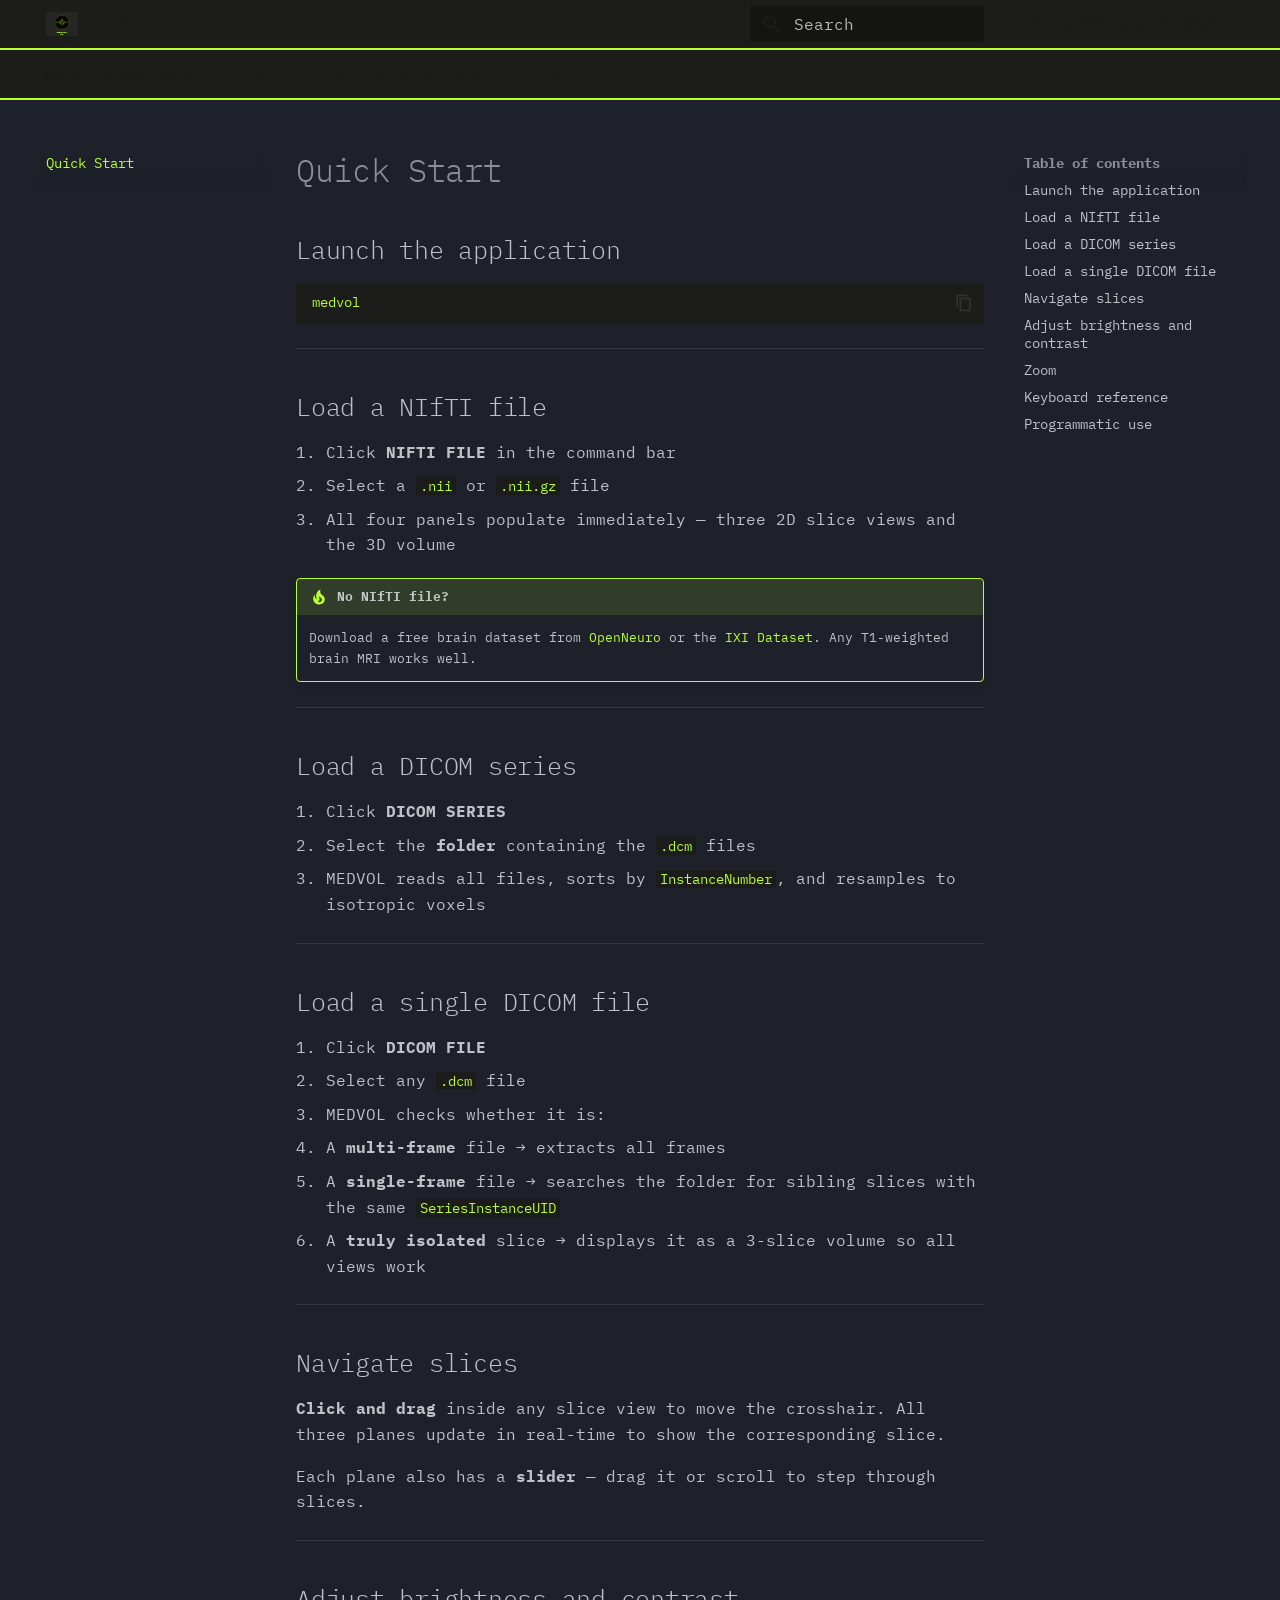
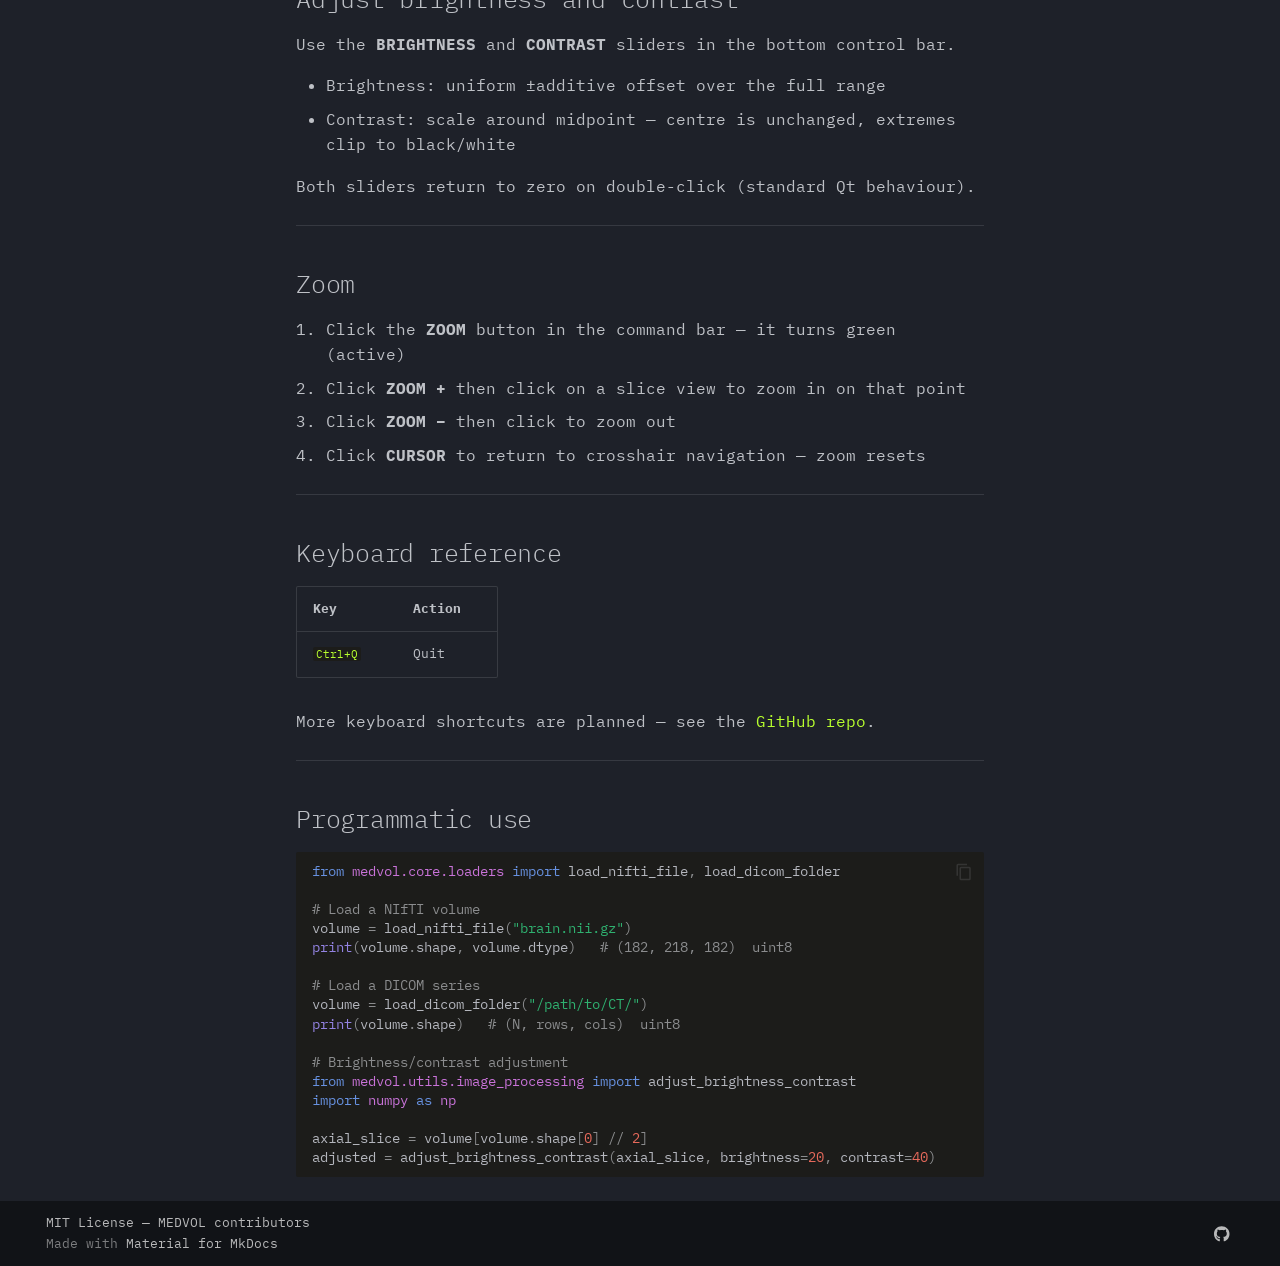
<file: quickstart/index.html>
<!doctype html>
<html lang="en" class="no-js">
  <head>
    
      <meta charset="utf-8">
      <meta name="viewport" content="width=device-width,initial-scale=1">
      
        <meta name="description" content="Brutalist 3D medical image viewer — DICOM & NIfTI, zero configuration">
      
      
        <meta name="author" content="Kareem Taha">
      
      
        <link rel="canonical" href="https://kareem-taha-05.github.io/medvol/quickstart/">
      
      
        <link rel="prev" href="../installation/">
      
      
        <link rel="next" href="../architecture/">
      
      
      <link rel="icon" href="../assets/images/favicon.png">
      <meta name="generator" content="mkdocs-1.6.1, mkdocs-material-9.5.50">
    
    
      
        <title>Quick Start - MEDVOL</title>
      
    
    
      <link rel="stylesheet" href="../assets/stylesheets/main.a40c8224.min.css">
      
        
        <link rel="stylesheet" href="../assets/stylesheets/palette.06af60db.min.css">
      
      


    
    
      
    
    
      
        
        
        <link rel="preconnect" href="https://fonts.gstatic.com" crossorigin>
        <link rel="stylesheet" href="https://fonts.googleapis.com/css?family=IBM+Plex+Mono:300,300i,400,400i,700,700i%7CIBM+Plex+Mono:400,400i,700,700i&display=fallback">
        <style>:root{--md-text-font:"IBM Plex Mono";--md-code-font:"IBM Plex Mono"}</style>
      
    
    
      <link rel="stylesheet" href="../docs/stylesheets/extra.css">
    
    <script>__md_scope=new URL("..",location),__md_hash=e=>[...e].reduce(((e,_)=>(e<<5)-e+_.charCodeAt(0)),0),__md_get=(e,_=localStorage,t=__md_scope)=>JSON.parse(_.getItem(t.pathname+"."+e)),__md_set=(e,_,t=localStorage,a=__md_scope)=>{try{t.setItem(a.pathname+"."+e,JSON.stringify(_))}catch(e){}}</script>
    
      

    
    
    
  </head>
  
  
    
    
    
    
    
    <body dir="ltr" data-md-color-scheme="slate" data-md-color-primary="custom" data-md-color-accent="custom">
  
    
    <input class="md-toggle" data-md-toggle="drawer" type="checkbox" id="__drawer" autocomplete="off">
    <input class="md-toggle" data-md-toggle="search" type="checkbox" id="__search" autocomplete="off">
    <label class="md-overlay" for="__drawer"></label>
    <div data-md-component="skip">
      
        
        <a href="#quick-start" class="md-skip">
          Skip to content
        </a>
      
    </div>
    <div data-md-component="announce">
      
    </div>
    
    
      

<header class="md-header" data-md-component="header">
  <nav class="md-header__inner md-grid" aria-label="Header">
    <a href=".." title="MEDVOL" class="md-header__button md-logo" aria-label="MEDVOL" data-md-component="logo">
      
  <img src="../assets/branding/logo.svg" alt="logo">

    </a>
    <label class="md-header__button md-icon" for="__drawer">
      
      <svg xmlns="http://www.w3.org/2000/svg" viewBox="0 0 24 24"><path d="M3 6h18v2H3zm0 5h18v2H3zm0 5h18v2H3z"/></svg>
    </label>
    <div class="md-header__title" data-md-component="header-title">
      <div class="md-header__ellipsis">
        <div class="md-header__topic">
          <span class="md-ellipsis">
            MEDVOL
          </span>
        </div>
        <div class="md-header__topic" data-md-component="header-topic">
          <span class="md-ellipsis">
            
              Quick Start
            
          </span>
        </div>
      </div>
    </div>
    
      
    
    
    
    
      <label class="md-header__button md-icon" for="__search">
        
        <svg xmlns="http://www.w3.org/2000/svg" viewBox="0 0 24 24"><path d="M9.5 3A6.5 6.5 0 0 1 16 9.5c0 1.61-.59 3.09-1.56 4.23l.27.27h.79l5 5-1.5 1.5-5-5v-.79l-.27-.27A6.52 6.52 0 0 1 9.5 16 6.5 6.5 0 0 1 3 9.5 6.5 6.5 0 0 1 9.5 3m0 2C7 5 5 7 5 9.5S7 14 9.5 14 14 12 14 9.5 12 5 9.5 5"/></svg>
      </label>
      <div class="md-search" data-md-component="search" role="dialog">
  <label class="md-search__overlay" for="__search"></label>
  <div class="md-search__inner" role="search">
    <form class="md-search__form" name="search">
      <input type="text" class="md-search__input" name="query" aria-label="Search" placeholder="Search" autocapitalize="off" autocorrect="off" autocomplete="off" spellcheck="false" data-md-component="search-query" required>
      <label class="md-search__icon md-icon" for="__search">
        
        <svg xmlns="http://www.w3.org/2000/svg" viewBox="0 0 24 24"><path d="M9.5 3A6.5 6.5 0 0 1 16 9.5c0 1.61-.59 3.09-1.56 4.23l.27.27h.79l5 5-1.5 1.5-5-5v-.79l-.27-.27A6.52 6.52 0 0 1 9.5 16 6.5 6.5 0 0 1 3 9.5 6.5 6.5 0 0 1 9.5 3m0 2C7 5 5 7 5 9.5S7 14 9.5 14 14 12 14 9.5 12 5 9.5 5"/></svg>
        
        <svg xmlns="http://www.w3.org/2000/svg" viewBox="0 0 24 24"><path d="M20 11v2H8l5.5 5.5-1.42 1.42L4.16 12l7.92-7.92L13.5 5.5 8 11z"/></svg>
      </label>
      <nav class="md-search__options" aria-label="Search">
        
        <button type="reset" class="md-search__icon md-icon" title="Clear" aria-label="Clear" tabindex="-1">
          
          <svg xmlns="http://www.w3.org/2000/svg" viewBox="0 0 24 24"><path d="M19 6.41 17.59 5 12 10.59 6.41 5 5 6.41 10.59 12 5 17.59 6.41 19 12 13.41 17.59 19 19 17.59 13.41 12z"/></svg>
        </button>
      </nav>
      
    </form>
    <div class="md-search__output">
      <div class="md-search__scrollwrap" tabindex="0" data-md-scrollfix>
        <div class="md-search-result" data-md-component="search-result">
          <div class="md-search-result__meta">
            Initializing search
          </div>
          <ol class="md-search-result__list" role="presentation"></ol>
        </div>
      </div>
    </div>
  </div>
</div>
    
    
      <div class="md-header__source">
        <a href="https://github.com/Kareem-Taha-05/medvol" title="Go to repository" class="md-source" data-md-component="source">
  <div class="md-source__icon md-icon">
    
    <svg xmlns="http://www.w3.org/2000/svg" viewBox="0 0 448 512"><!--! Font Awesome Free 6.7.2 by @fontawesome - https://fontawesome.com License - https://fontawesome.com/license/free (Icons: CC BY 4.0, Fonts: SIL OFL 1.1, Code: MIT License) Copyright 2024 Fonticons, Inc.--><path d="M439.55 236.05 244 40.45a28.87 28.87 0 0 0-40.81 0l-40.66 40.63 51.52 51.52c27.06-9.14 52.68 16.77 43.39 43.68l49.66 49.66c34.23-11.8 61.18 31 35.47 56.69-26.49 26.49-70.21-2.87-56-37.34L240.22 199v121.85c25.3 12.54 22.26 41.85 9.08 55a34.34 34.34 0 0 1-48.55 0c-17.57-17.6-11.07-46.91 11.25-56v-123c-20.8-8.51-24.6-30.74-18.64-45L142.57 101 8.45 235.14a28.86 28.86 0 0 0 0 40.81l195.61 195.6a28.86 28.86 0 0 0 40.8 0l194.69-194.69a28.86 28.86 0 0 0 0-40.81"/></svg>
  </div>
  <div class="md-source__repository">
    Kareem-Taha-05/medvol
  </div>
</a>
      </div>
    
  </nav>
  
</header>
    
    <div class="md-container" data-md-component="container">
      
      
        
          
            
<nav class="md-tabs" aria-label="Tabs" data-md-component="tabs">
  <div class="md-grid">
    <ul class="md-tabs__list">
      
        
  
  
  
    <li class="md-tabs__item">
      <a href=".." class="md-tabs__link">
        
  
    
  
  Home

      </a>
    </li>
  

      
        
  
  
  
    <li class="md-tabs__item">
      <a href="../installation/" class="md-tabs__link">
        
  
    
  
  Installation

      </a>
    </li>
  

      
        
  
  
    
  
  
    <li class="md-tabs__item md-tabs__item--active">
      <a href="./" class="md-tabs__link">
        
  
    
  
  Quick Start

      </a>
    </li>
  

      
        
  
  
  
    <li class="md-tabs__item">
      <a href="../architecture/" class="md-tabs__link">
        
  
    
  
  Architecture

      </a>
    </li>
  

      
        
  
  
  
    
    
      <li class="md-tabs__item">
        <a href="../api/loaders/" class="md-tabs__link">
          
  
  API Reference

        </a>
      </li>
    
  

      
    </ul>
  </div>
</nav>
          
        
      
      <main class="md-main" data-md-component="main">
        <div class="md-main__inner md-grid">
          
            
              
              <div class="md-sidebar md-sidebar--primary" data-md-component="sidebar" data-md-type="navigation" >
                <div class="md-sidebar__scrollwrap">
                  <div class="md-sidebar__inner">
                    


  


<nav class="md-nav md-nav--primary md-nav--lifted" aria-label="Navigation" data-md-level="0">
  <label class="md-nav__title" for="__drawer">
    <a href=".." title="MEDVOL" class="md-nav__button md-logo" aria-label="MEDVOL" data-md-component="logo">
      
  <img src="../assets/branding/logo.svg" alt="logo">

    </a>
    MEDVOL
  </label>
  
    <div class="md-nav__source">
      <a href="https://github.com/Kareem-Taha-05/medvol" title="Go to repository" class="md-source" data-md-component="source">
  <div class="md-source__icon md-icon">
    
    <svg xmlns="http://www.w3.org/2000/svg" viewBox="0 0 448 512"><!--! Font Awesome Free 6.7.2 by @fontawesome - https://fontawesome.com License - https://fontawesome.com/license/free (Icons: CC BY 4.0, Fonts: SIL OFL 1.1, Code: MIT License) Copyright 2024 Fonticons, Inc.--><path d="M439.55 236.05 244 40.45a28.87 28.87 0 0 0-40.81 0l-40.66 40.63 51.52 51.52c27.06-9.14 52.68 16.77 43.39 43.68l49.66 49.66c34.23-11.8 61.18 31 35.47 56.69-26.49 26.49-70.21-2.87-56-37.34L240.22 199v121.85c25.3 12.54 22.26 41.85 9.08 55a34.34 34.34 0 0 1-48.55 0c-17.57-17.6-11.07-46.91 11.25-56v-123c-20.8-8.51-24.6-30.74-18.64-45L142.57 101 8.45 235.14a28.86 28.86 0 0 0 0 40.81l195.61 195.6a28.86 28.86 0 0 0 40.8 0l194.69-194.69a28.86 28.86 0 0 0 0-40.81"/></svg>
  </div>
  <div class="md-source__repository">
    Kareem-Taha-05/medvol
  </div>
</a>
    </div>
  
  <ul class="md-nav__list" data-md-scrollfix>
    
      
      
  
  
  
  
    <li class="md-nav__item">
      <a href=".." class="md-nav__link">
        
  
  <span class="md-ellipsis">
    Home
  </span>
  

      </a>
    </li>
  

    
      
      
  
  
  
  
    <li class="md-nav__item">
      <a href="../installation/" class="md-nav__link">
        
  
  <span class="md-ellipsis">
    Installation
  </span>
  

      </a>
    </li>
  

    
      
      
  
  
    
  
  
  
    <li class="md-nav__item md-nav__item--active">
      
      <input class="md-nav__toggle md-toggle" type="checkbox" id="__toc">
      
      
        
      
      
        <label class="md-nav__link md-nav__link--active" for="__toc">
          
  
  <span class="md-ellipsis">
    Quick Start
  </span>
  

          <span class="md-nav__icon md-icon"></span>
        </label>
      
      <a href="./" class="md-nav__link md-nav__link--active">
        
  
  <span class="md-ellipsis">
    Quick Start
  </span>
  

      </a>
      
        

<nav class="md-nav md-nav--secondary" aria-label="Table of contents">
  
  
  
    
  
  
    <label class="md-nav__title" for="__toc">
      <span class="md-nav__icon md-icon"></span>
      Table of contents
    </label>
    <ul class="md-nav__list" data-md-component="toc" data-md-scrollfix>
      
        <li class="md-nav__item">
  <a href="#launch-the-application" class="md-nav__link">
    <span class="md-ellipsis">
      Launch the application
    </span>
  </a>
  
</li>
      
        <li class="md-nav__item">
  <a href="#load-a-nifti-file" class="md-nav__link">
    <span class="md-ellipsis">
      Load a NIfTI file
    </span>
  </a>
  
</li>
      
        <li class="md-nav__item">
  <a href="#load-a-dicom-series" class="md-nav__link">
    <span class="md-ellipsis">
      Load a DICOM series
    </span>
  </a>
  
</li>
      
        <li class="md-nav__item">
  <a href="#load-a-single-dicom-file" class="md-nav__link">
    <span class="md-ellipsis">
      Load a single DICOM file
    </span>
  </a>
  
</li>
      
        <li class="md-nav__item">
  <a href="#navigate-slices" class="md-nav__link">
    <span class="md-ellipsis">
      Navigate slices
    </span>
  </a>
  
</li>
      
        <li class="md-nav__item">
  <a href="#adjust-brightness-and-contrast" class="md-nav__link">
    <span class="md-ellipsis">
      Adjust brightness and contrast
    </span>
  </a>
  
</li>
      
        <li class="md-nav__item">
  <a href="#zoom" class="md-nav__link">
    <span class="md-ellipsis">
      Zoom
    </span>
  </a>
  
</li>
      
        <li class="md-nav__item">
  <a href="#keyboard-reference" class="md-nav__link">
    <span class="md-ellipsis">
      Keyboard reference
    </span>
  </a>
  
</li>
      
        <li class="md-nav__item">
  <a href="#programmatic-use" class="md-nav__link">
    <span class="md-ellipsis">
      Programmatic use
    </span>
  </a>
  
</li>
      
    </ul>
  
</nav>
      
    </li>
  

    
      
      
  
  
  
  
    <li class="md-nav__item">
      <a href="../architecture/" class="md-nav__link">
        
  
  <span class="md-ellipsis">
    Architecture
  </span>
  

      </a>
    </li>
  

    
      
      
  
  
  
  
    
    
    
      
      
    
    
    <li class="md-nav__item md-nav__item--nested">
      
        
        
        <input class="md-nav__toggle md-toggle " type="checkbox" id="__nav_5" >
        
          
          <label class="md-nav__link" for="__nav_5" id="__nav_5_label" tabindex="0">
            
  
  <span class="md-ellipsis">
    API Reference
  </span>
  

            <span class="md-nav__icon md-icon"></span>
          </label>
        
        <nav class="md-nav" data-md-level="1" aria-labelledby="__nav_5_label" aria-expanded="false">
          <label class="md-nav__title" for="__nav_5">
            <span class="md-nav__icon md-icon"></span>
            API Reference
          </label>
          <ul class="md-nav__list" data-md-scrollfix>
            
              
                
  
  
  
  
    <li class="md-nav__item">
      <a href="../api/loaders/" class="md-nav__link">
        
  
  <span class="md-ellipsis">
    Loaders
  </span>
  

      </a>
    </li>
  

              
            
              
                
  
  
  
  
    <li class="md-nav__item">
      <a href="../api/volume_rendering/" class="md-nav__link">
        
  
  <span class="md-ellipsis">
    Volume Rendering
  </span>
  

      </a>
    </li>
  

              
            
              
                
  
  
  
  
    <li class="md-nav__item">
      <a href="../api/image_processing/" class="md-nav__link">
        
  
  <span class="md-ellipsis">
    Image Processing
  </span>
  

      </a>
    </li>
  

              
            
          </ul>
        </nav>
      
    </li>
  

    
  </ul>
</nav>
                  </div>
                </div>
              </div>
            
            
              
              <div class="md-sidebar md-sidebar--secondary" data-md-component="sidebar" data-md-type="toc" >
                <div class="md-sidebar__scrollwrap">
                  <div class="md-sidebar__inner">
                    

<nav class="md-nav md-nav--secondary" aria-label="Table of contents">
  
  
  
    
  
  
    <label class="md-nav__title" for="__toc">
      <span class="md-nav__icon md-icon"></span>
      Table of contents
    </label>
    <ul class="md-nav__list" data-md-component="toc" data-md-scrollfix>
      
        <li class="md-nav__item">
  <a href="#launch-the-application" class="md-nav__link">
    <span class="md-ellipsis">
      Launch the application
    </span>
  </a>
  
</li>
      
        <li class="md-nav__item">
  <a href="#load-a-nifti-file" class="md-nav__link">
    <span class="md-ellipsis">
      Load a NIfTI file
    </span>
  </a>
  
</li>
      
        <li class="md-nav__item">
  <a href="#load-a-dicom-series" class="md-nav__link">
    <span class="md-ellipsis">
      Load a DICOM series
    </span>
  </a>
  
</li>
      
        <li class="md-nav__item">
  <a href="#load-a-single-dicom-file" class="md-nav__link">
    <span class="md-ellipsis">
      Load a single DICOM file
    </span>
  </a>
  
</li>
      
        <li class="md-nav__item">
  <a href="#navigate-slices" class="md-nav__link">
    <span class="md-ellipsis">
      Navigate slices
    </span>
  </a>
  
</li>
      
        <li class="md-nav__item">
  <a href="#adjust-brightness-and-contrast" class="md-nav__link">
    <span class="md-ellipsis">
      Adjust brightness and contrast
    </span>
  </a>
  
</li>
      
        <li class="md-nav__item">
  <a href="#zoom" class="md-nav__link">
    <span class="md-ellipsis">
      Zoom
    </span>
  </a>
  
</li>
      
        <li class="md-nav__item">
  <a href="#keyboard-reference" class="md-nav__link">
    <span class="md-ellipsis">
      Keyboard reference
    </span>
  </a>
  
</li>
      
        <li class="md-nav__item">
  <a href="#programmatic-use" class="md-nav__link">
    <span class="md-ellipsis">
      Programmatic use
    </span>
  </a>
  
</li>
      
    </ul>
  
</nav>
                  </div>
                </div>
              </div>
            
          
          
            <div class="md-content" data-md-component="content">
              <article class="md-content__inner md-typeset">
                
                  

  
  


<h1 id="quick-start">Quick Start<a class="headerlink" href="#quick-start" title="Permanent link">&para;</a></h1>
<h2 id="launch-the-application">Launch the application<a class="headerlink" href="#launch-the-application" title="Permanent link">&para;</a></h2>
<div class="highlight"><pre><span></span><code><a id="__codelineno-0-1" name="__codelineno-0-1" href="#__codelineno-0-1"></a>medvol
</code></pre></div>
<hr />
<h2 id="load-a-nifti-file">Load a NIfTI file<a class="headerlink" href="#load-a-nifti-file" title="Permanent link">&para;</a></h2>
<ol>
<li>Click <strong>NIFTI FILE</strong> in the command bar</li>
<li>Select a <code>.nii</code> or <code>.nii.gz</code> file</li>
<li>All four panels populate immediately — three 2D slice views and the 3D volume</li>
</ol>
<div class="admonition tip">
<p class="admonition-title">No NIfTI file?</p>
<p>Download a free brain dataset from <a href="https://openneuro.org">OpenNeuro</a> or the
<a href="https://brain-development.org/ixi-dataset/">IXI Dataset</a>.
Any T1-weighted brain MRI works well.</p>
</div>
<hr />
<h2 id="load-a-dicom-series">Load a DICOM series<a class="headerlink" href="#load-a-dicom-series" title="Permanent link">&para;</a></h2>
<ol>
<li>Click <strong>DICOM SERIES</strong></li>
<li>Select the <strong>folder</strong> containing the <code>.dcm</code> files</li>
<li>MEDVOL reads all files, sorts by <code>InstanceNumber</code>, and resamples to isotropic voxels</li>
</ol>
<hr />
<h2 id="load-a-single-dicom-file">Load a single DICOM file<a class="headerlink" href="#load-a-single-dicom-file" title="Permanent link">&para;</a></h2>
<ol>
<li>Click <strong>DICOM FILE</strong></li>
<li>Select any <code>.dcm</code> file</li>
<li>MEDVOL checks whether it is:</li>
<li>A <strong>multi-frame</strong> file → extracts all frames</li>
<li>A <strong>single-frame</strong> file → searches the folder for sibling slices with the same <code>SeriesInstanceUID</code></li>
<li>A <strong>truly isolated</strong> slice → displays it as a 3-slice volume so all views work</li>
</ol>
<hr />
<h2 id="navigate-slices">Navigate slices<a class="headerlink" href="#navigate-slices" title="Permanent link">&para;</a></h2>
<p><strong>Click and drag</strong> inside any slice view to move the crosshair.
All three planes update in real-time to show the corresponding slice.</p>
<p>Each plane also has a <strong>slider</strong> — drag it or scroll to step through slices.</p>
<hr />
<h2 id="adjust-brightness-and-contrast">Adjust brightness and contrast<a class="headerlink" href="#adjust-brightness-and-contrast" title="Permanent link">&para;</a></h2>
<p>Use the <strong>BRIGHTNESS</strong> and <strong>CONTRAST</strong> sliders in the bottom control bar.</p>
<ul>
<li>Brightness: uniform ±additive offset over the full range</li>
<li>Contrast: scale around midpoint — centre is unchanged, extremes clip to black/white</li>
</ul>
<p>Both sliders return to zero on double-click (standard Qt behaviour).</p>
<hr />
<h2 id="zoom">Zoom<a class="headerlink" href="#zoom" title="Permanent link">&para;</a></h2>
<ol>
<li>Click the <strong>ZOOM</strong> button in the command bar — it turns green (active)</li>
<li>Click <strong>ZOOM +</strong> then click on a slice view to zoom in on that point</li>
<li>Click <strong>ZOOM −</strong> then click to zoom out</li>
<li>Click <strong>CURSOR</strong> to return to crosshair navigation — zoom resets</li>
</ol>
<hr />
<h2 id="keyboard-reference">Keyboard reference<a class="headerlink" href="#keyboard-reference" title="Permanent link">&para;</a></h2>
<table>
<thead>
<tr>
<th>Key</th>
<th>Action</th>
</tr>
</thead>
<tbody>
<tr>
<td><code>Ctrl+Q</code></td>
<td>Quit</td>
</tr>
</tbody>
</table>
<p>More keyboard shortcuts are planned — see the <a href="https://github.com/Kareem-Taha-05/medvol">GitHub repo</a>.</p>
<hr />
<h2 id="programmatic-use">Programmatic use<a class="headerlink" href="#programmatic-use" title="Permanent link">&para;</a></h2>
<div class="highlight"><pre><span></span><code><a id="__codelineno-1-1" name="__codelineno-1-1" href="#__codelineno-1-1"></a><span class="kn">from</span><span class="w"> </span><span class="nn">medvol.core.loaders</span><span class="w"> </span><span class="kn">import</span> <span class="n">load_nifti_file</span><span class="p">,</span> <span class="n">load_dicom_folder</span>
<a id="__codelineno-1-2" name="__codelineno-1-2" href="#__codelineno-1-2"></a>
<a id="__codelineno-1-3" name="__codelineno-1-3" href="#__codelineno-1-3"></a><span class="c1"># Load a NIfTI volume</span>
<a id="__codelineno-1-4" name="__codelineno-1-4" href="#__codelineno-1-4"></a><span class="n">volume</span> <span class="o">=</span> <span class="n">load_nifti_file</span><span class="p">(</span><span class="s2">&quot;brain.nii.gz&quot;</span><span class="p">)</span>
<a id="__codelineno-1-5" name="__codelineno-1-5" href="#__codelineno-1-5"></a><span class="nb">print</span><span class="p">(</span><span class="n">volume</span><span class="o">.</span><span class="n">shape</span><span class="p">,</span> <span class="n">volume</span><span class="o">.</span><span class="n">dtype</span><span class="p">)</span>   <span class="c1"># (182, 218, 182)  uint8</span>
<a id="__codelineno-1-6" name="__codelineno-1-6" href="#__codelineno-1-6"></a>
<a id="__codelineno-1-7" name="__codelineno-1-7" href="#__codelineno-1-7"></a><span class="c1"># Load a DICOM series</span>
<a id="__codelineno-1-8" name="__codelineno-1-8" href="#__codelineno-1-8"></a><span class="n">volume</span> <span class="o">=</span> <span class="n">load_dicom_folder</span><span class="p">(</span><span class="s2">&quot;/path/to/CT/&quot;</span><span class="p">)</span>
<a id="__codelineno-1-9" name="__codelineno-1-9" href="#__codelineno-1-9"></a><span class="nb">print</span><span class="p">(</span><span class="n">volume</span><span class="o">.</span><span class="n">shape</span><span class="p">)</span>   <span class="c1"># (N, rows, cols)  uint8</span>
<a id="__codelineno-1-10" name="__codelineno-1-10" href="#__codelineno-1-10"></a>
<a id="__codelineno-1-11" name="__codelineno-1-11" href="#__codelineno-1-11"></a><span class="c1"># Brightness/contrast adjustment</span>
<a id="__codelineno-1-12" name="__codelineno-1-12" href="#__codelineno-1-12"></a><span class="kn">from</span><span class="w"> </span><span class="nn">medvol.utils.image_processing</span><span class="w"> </span><span class="kn">import</span> <span class="n">adjust_brightness_contrast</span>
<a id="__codelineno-1-13" name="__codelineno-1-13" href="#__codelineno-1-13"></a><span class="kn">import</span><span class="w"> </span><span class="nn">numpy</span><span class="w"> </span><span class="k">as</span><span class="w"> </span><span class="nn">np</span>
<a id="__codelineno-1-14" name="__codelineno-1-14" href="#__codelineno-1-14"></a>
<a id="__codelineno-1-15" name="__codelineno-1-15" href="#__codelineno-1-15"></a><span class="n">axial_slice</span> <span class="o">=</span> <span class="n">volume</span><span class="p">[</span><span class="n">volume</span><span class="o">.</span><span class="n">shape</span><span class="p">[</span><span class="mi">0</span><span class="p">]</span> <span class="o">//</span> <span class="mi">2</span><span class="p">]</span>
<a id="__codelineno-1-16" name="__codelineno-1-16" href="#__codelineno-1-16"></a><span class="n">adjusted</span> <span class="o">=</span> <span class="n">adjust_brightness_contrast</span><span class="p">(</span><span class="n">axial_slice</span><span class="p">,</span> <span class="n">brightness</span><span class="o">=</span><span class="mi">20</span><span class="p">,</span> <span class="n">contrast</span><span class="o">=</span><span class="mi">40</span><span class="p">)</span>
</code></pre></div>












                
              </article>
            </div>
          
          
<script>var target=document.getElementById(location.hash.slice(1));target&&target.name&&(target.checked=target.name.startsWith("__tabbed_"))</script>
        </div>
        
          <button type="button" class="md-top md-icon" data-md-component="top" hidden>
  
  <svg xmlns="http://www.w3.org/2000/svg" viewBox="0 0 24 24"><path d="M13 20h-2V8l-5.5 5.5-1.42-1.42L12 4.16l7.92 7.92-1.42 1.42L13 8z"/></svg>
  Back to top
</button>
        
      </main>
      
        <footer class="md-footer">
  
  <div class="md-footer-meta md-typeset">
    <div class="md-footer-meta__inner md-grid">
      <div class="md-copyright">
  
    <div class="md-copyright__highlight">
      MIT License — MEDVOL contributors
    </div>
  
  
    Made with
    <a href="https://squidfunk.github.io/mkdocs-material/" target="_blank" rel="noopener">
      Material for MkDocs
    </a>
  
</div>
      
        <div class="md-social">
  
    
    
    
    
      
      
    
    <a href="https://github.com/Kareem-Taha-05/medvol" target="_blank" rel="noopener" title="github.com" class="md-social__link">
      <svg xmlns="http://www.w3.org/2000/svg" viewBox="0 0 496 512"><!--! Font Awesome Free 6.7.2 by @fontawesome - https://fontawesome.com License - https://fontawesome.com/license/free (Icons: CC BY 4.0, Fonts: SIL OFL 1.1, Code: MIT License) Copyright 2024 Fonticons, Inc.--><path d="M165.9 397.4c0 2-2.3 3.6-5.2 3.6-3.3.3-5.6-1.3-5.6-3.6 0-2 2.3-3.6 5.2-3.6 3-.3 5.6 1.3 5.6 3.6m-31.1-4.5c-.7 2 1.3 4.3 4.3 4.9 2.6 1 5.6 0 6.2-2s-1.3-4.3-4.3-5.2c-2.6-.7-5.5.3-6.2 2.3m44.2-1.7c-2.9.7-4.9 2.6-4.6 4.9.3 2 2.9 3.3 5.9 2.6 2.9-.7 4.9-2.6 4.6-4.6-.3-1.9-3-3.2-5.9-2.9M244.8 8C106.1 8 0 113.3 0 252c0 110.9 69.8 205.8 169.5 239.2 12.8 2.3 17.3-5.6 17.3-12.1 0-6.2-.3-40.4-.3-61.4 0 0-70 15-84.7-29.8 0 0-11.4-29.1-27.8-36.6 0 0-22.9-15.7 1.6-15.4 0 0 24.9 2 38.6 25.8 21.9 38.6 58.6 27.5 72.9 20.9 2.3-16 8.8-27.1 16-33.7-55.9-6.2-112.3-14.3-112.3-110.5 0-27.5 7.6-41.3 23.6-58.9-2.6-6.5-11.1-33.3 2.6-67.9 20.9-6.5 69 27 69 27 20-5.6 41.5-8.5 62.8-8.5s42.8 2.9 62.8 8.5c0 0 48.1-33.6 69-27 13.7 34.7 5.2 61.4 2.6 67.9 16 17.7 25.8 31.5 25.8 58.9 0 96.5-58.9 104.2-114.8 110.5 9.2 7.9 17 22.9 17 46.4 0 33.7-.3 75.4-.3 83.6 0 6.5 4.6 14.4 17.3 12.1C428.2 457.8 496 362.9 496 252 496 113.3 383.5 8 244.8 8M97.2 352.9c-1.3 1-1 3.3.7 5.2 1.6 1.6 3.9 2.3 5.2 1 1.3-1 1-3.3-.7-5.2-1.6-1.6-3.9-2.3-5.2-1m-10.8-8.1c-.7 1.3.3 2.9 2.3 3.9 1.6 1 3.6.7 4.3-.7.7-1.3-.3-2.9-2.3-3.9-2-.6-3.6-.3-4.3.7m32.4 35.6c-1.6 1.3-1 4.3 1.3 6.2 2.3 2.3 5.2 2.6 6.5 1 1.3-1.3.7-4.3-1.3-6.2-2.2-2.3-5.2-2.6-6.5-1m-11.4-14.7c-1.6 1-1.6 3.6 0 5.9s4.3 3.3 5.6 2.3c1.6-1.3 1.6-3.9 0-6.2-1.4-2.3-4-3.3-5.6-2"/></svg>
    </a>
  
</div>
      
    </div>
  </div>
</footer>
      
    </div>
    <div class="md-dialog" data-md-component="dialog">
      <div class="md-dialog__inner md-typeset"></div>
    </div>
    
    
    <script id="__config" type="application/json">{"base": "..", "features": ["navigation.tabs", "navigation.top", "content.code.copy", "search.highlight"], "search": "../assets/javascripts/workers/search.f8cc74c7.min.js", "translations": {"clipboard.copied": "Copied to clipboard", "clipboard.copy": "Copy to clipboard", "search.result.more.one": "1 more on this page", "search.result.more.other": "# more on this page", "search.result.none": "No matching documents", "search.result.one": "1 matching document", "search.result.other": "# matching documents", "search.result.placeholder": "Type to start searching", "search.result.term.missing": "Missing", "select.version": "Select version"}}</script>
    
    
      <script src="../assets/javascripts/bundle.60a45f97.min.js"></script>
      
    
  </body>
</html>
</file>
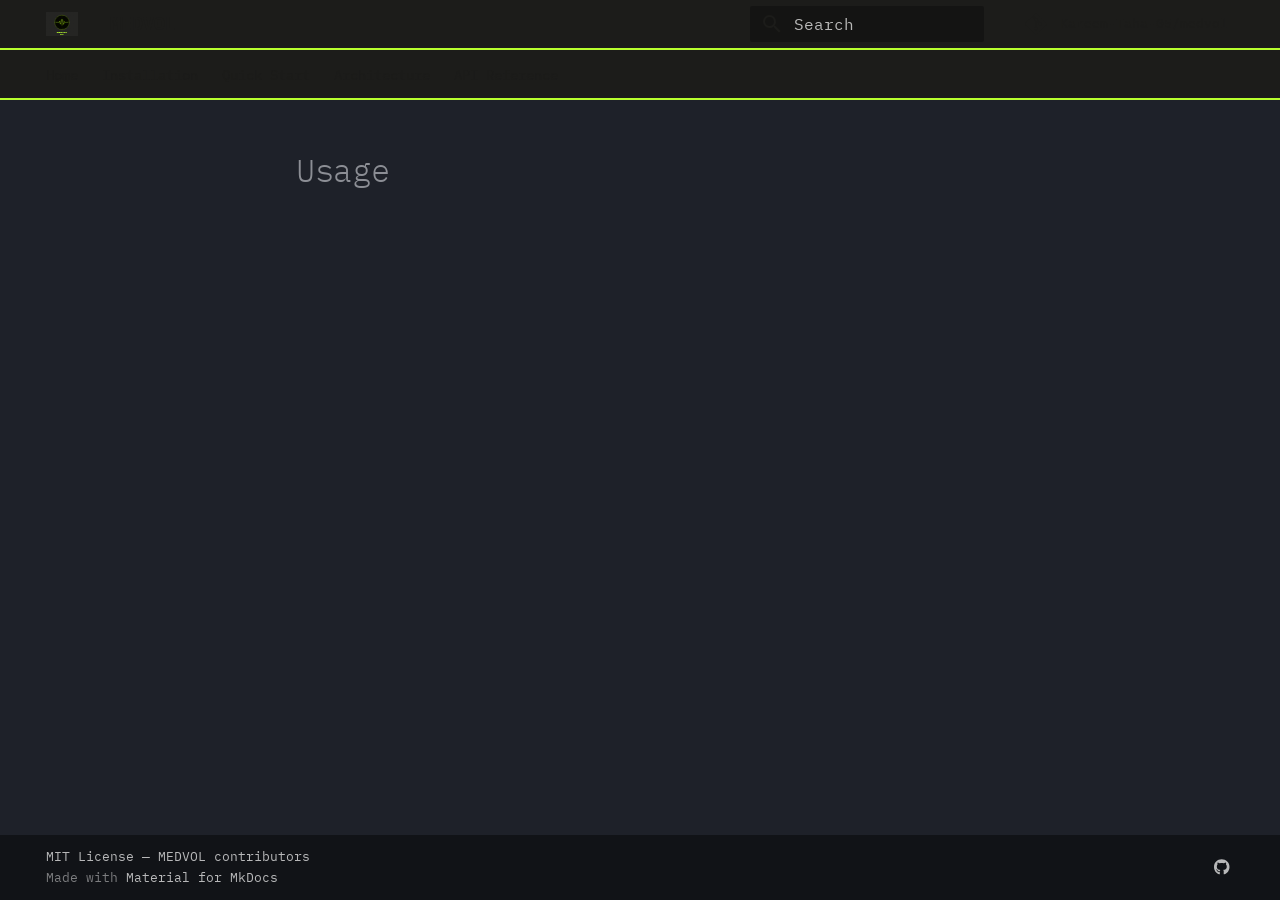
<file: usage/index.html>
<!doctype html>
<html lang="en" class="no-js">
  <head>
    
      <meta charset="utf-8">
      <meta name="viewport" content="width=device-width,initial-scale=1">
      
        <meta name="description" content="Brutalist 3D medical image viewer — DICOM & NIfTI, zero configuration">
      
      
        <meta name="author" content="Kareem Taha">
      
      
        <link rel="canonical" href="https://kareem-taha-05.github.io/medvol/usage/">
      
      
      
      
      <link rel="icon" href="../assets/images/favicon.png">
      <meta name="generator" content="mkdocs-1.6.1, mkdocs-material-9.5.50">
    
    
      
        <title>Usage - MEDVOL</title>
      
    
    
      <link rel="stylesheet" href="../assets/stylesheets/main.a40c8224.min.css">
      
        
        <link rel="stylesheet" href="../assets/stylesheets/palette.06af60db.min.css">
      
      


    
    
      
    
    
      
        
        
        <link rel="preconnect" href="https://fonts.gstatic.com" crossorigin>
        <link rel="stylesheet" href="https://fonts.googleapis.com/css?family=IBM+Plex+Mono:300,300i,400,400i,700,700i%7CIBM+Plex+Mono:400,400i,700,700i&display=fallback">
        <style>:root{--md-text-font:"IBM Plex Mono";--md-code-font:"IBM Plex Mono"}</style>
      
    
    
      <link rel="stylesheet" href="../docs/stylesheets/extra.css">
    
    <script>__md_scope=new URL("..",location),__md_hash=e=>[...e].reduce(((e,_)=>(e<<5)-e+_.charCodeAt(0)),0),__md_get=(e,_=localStorage,t=__md_scope)=>JSON.parse(_.getItem(t.pathname+"."+e)),__md_set=(e,_,t=localStorage,a=__md_scope)=>{try{t.setItem(a.pathname+"."+e,JSON.stringify(_))}catch(e){}}</script>
    
      

    
    
    
  </head>
  
  
    
    
    
    
    
    <body dir="ltr" data-md-color-scheme="slate" data-md-color-primary="custom" data-md-color-accent="custom">
  
    
    <input class="md-toggle" data-md-toggle="drawer" type="checkbox" id="__drawer" autocomplete="off">
    <input class="md-toggle" data-md-toggle="search" type="checkbox" id="__search" autocomplete="off">
    <label class="md-overlay" for="__drawer"></label>
    <div data-md-component="skip">
      
    </div>
    <div data-md-component="announce">
      
    </div>
    
    
      

<header class="md-header" data-md-component="header">
  <nav class="md-header__inner md-grid" aria-label="Header">
    <a href=".." title="MEDVOL" class="md-header__button md-logo" aria-label="MEDVOL" data-md-component="logo">
      
  <img src="../assets/branding/logo.svg" alt="logo">

    </a>
    <label class="md-header__button md-icon" for="__drawer">
      
      <svg xmlns="http://www.w3.org/2000/svg" viewBox="0 0 24 24"><path d="M3 6h18v2H3zm0 5h18v2H3zm0 5h18v2H3z"/></svg>
    </label>
    <div class="md-header__title" data-md-component="header-title">
      <div class="md-header__ellipsis">
        <div class="md-header__topic">
          <span class="md-ellipsis">
            MEDVOL
          </span>
        </div>
        <div class="md-header__topic" data-md-component="header-topic">
          <span class="md-ellipsis">
            
              Usage
            
          </span>
        </div>
      </div>
    </div>
    
      
    
    
    
    
      <label class="md-header__button md-icon" for="__search">
        
        <svg xmlns="http://www.w3.org/2000/svg" viewBox="0 0 24 24"><path d="M9.5 3A6.5 6.5 0 0 1 16 9.5c0 1.61-.59 3.09-1.56 4.23l.27.27h.79l5 5-1.5 1.5-5-5v-.79l-.27-.27A6.52 6.52 0 0 1 9.5 16 6.5 6.5 0 0 1 3 9.5 6.5 6.5 0 0 1 9.5 3m0 2C7 5 5 7 5 9.5S7 14 9.5 14 14 12 14 9.5 12 5 9.5 5"/></svg>
      </label>
      <div class="md-search" data-md-component="search" role="dialog">
  <label class="md-search__overlay" for="__search"></label>
  <div class="md-search__inner" role="search">
    <form class="md-search__form" name="search">
      <input type="text" class="md-search__input" name="query" aria-label="Search" placeholder="Search" autocapitalize="off" autocorrect="off" autocomplete="off" spellcheck="false" data-md-component="search-query" required>
      <label class="md-search__icon md-icon" for="__search">
        
        <svg xmlns="http://www.w3.org/2000/svg" viewBox="0 0 24 24"><path d="M9.5 3A6.5 6.5 0 0 1 16 9.5c0 1.61-.59 3.09-1.56 4.23l.27.27h.79l5 5-1.5 1.5-5-5v-.79l-.27-.27A6.52 6.52 0 0 1 9.5 16 6.5 6.5 0 0 1 3 9.5 6.5 6.5 0 0 1 9.5 3m0 2C7 5 5 7 5 9.5S7 14 9.5 14 14 12 14 9.5 12 5 9.5 5"/></svg>
        
        <svg xmlns="http://www.w3.org/2000/svg" viewBox="0 0 24 24"><path d="M20 11v2H8l5.5 5.5-1.42 1.42L4.16 12l7.92-7.92L13.5 5.5 8 11z"/></svg>
      </label>
      <nav class="md-search__options" aria-label="Search">
        
        <button type="reset" class="md-search__icon md-icon" title="Clear" aria-label="Clear" tabindex="-1">
          
          <svg xmlns="http://www.w3.org/2000/svg" viewBox="0 0 24 24"><path d="M19 6.41 17.59 5 12 10.59 6.41 5 5 6.41 10.59 12 5 17.59 6.41 19 12 13.41 17.59 19 19 17.59 13.41 12z"/></svg>
        </button>
      </nav>
      
    </form>
    <div class="md-search__output">
      <div class="md-search__scrollwrap" tabindex="0" data-md-scrollfix>
        <div class="md-search-result" data-md-component="search-result">
          <div class="md-search-result__meta">
            Initializing search
          </div>
          <ol class="md-search-result__list" role="presentation"></ol>
        </div>
      </div>
    </div>
  </div>
</div>
    
    
      <div class="md-header__source">
        <a href="https://github.com/Kareem-Taha-05/medvol" title="Go to repository" class="md-source" data-md-component="source">
  <div class="md-source__icon md-icon">
    
    <svg xmlns="http://www.w3.org/2000/svg" viewBox="0 0 448 512"><!--! Font Awesome Free 6.7.2 by @fontawesome - https://fontawesome.com License - https://fontawesome.com/license/free (Icons: CC BY 4.0, Fonts: SIL OFL 1.1, Code: MIT License) Copyright 2024 Fonticons, Inc.--><path d="M439.55 236.05 244 40.45a28.87 28.87 0 0 0-40.81 0l-40.66 40.63 51.52 51.52c27.06-9.14 52.68 16.77 43.39 43.68l49.66 49.66c34.23-11.8 61.18 31 35.47 56.69-26.49 26.49-70.21-2.87-56-37.34L240.22 199v121.85c25.3 12.54 22.26 41.85 9.08 55a34.34 34.34 0 0 1-48.55 0c-17.57-17.6-11.07-46.91 11.25-56v-123c-20.8-8.51-24.6-30.74-18.64-45L142.57 101 8.45 235.14a28.86 28.86 0 0 0 0 40.81l195.61 195.6a28.86 28.86 0 0 0 40.8 0l194.69-194.69a28.86 28.86 0 0 0 0-40.81"/></svg>
  </div>
  <div class="md-source__repository">
    Kareem-Taha-05/medvol
  </div>
</a>
      </div>
    
  </nav>
  
</header>
    
    <div class="md-container" data-md-component="container">
      
      
        
          
            
<nav class="md-tabs" aria-label="Tabs" data-md-component="tabs">
  <div class="md-grid">
    <ul class="md-tabs__list">
      
        
  
  
  
    <li class="md-tabs__item">
      <a href=".." class="md-tabs__link">
        
  
    
  
  Home

      </a>
    </li>
  

      
        
  
  
  
    <li class="md-tabs__item">
      <a href="../installation/" class="md-tabs__link">
        
  
    
  
  Installation

      </a>
    </li>
  

      
        
  
  
  
    <li class="md-tabs__item">
      <a href="../quickstart/" class="md-tabs__link">
        
  
    
  
  Quick Start

      </a>
    </li>
  

      
        
  
  
  
    <li class="md-tabs__item">
      <a href="../architecture/" class="md-tabs__link">
        
  
    
  
  Architecture

      </a>
    </li>
  

      
        
  
  
  
    
    
      <li class="md-tabs__item">
        <a href="../api/loaders/" class="md-tabs__link">
          
  
  API Reference

        </a>
      </li>
    
  

      
    </ul>
  </div>
</nav>
          
        
      
      <main class="md-main" data-md-component="main">
        <div class="md-main__inner md-grid">
          
            
              
              <div class="md-sidebar md-sidebar--primary" data-md-component="sidebar" data-md-type="navigation" >
                <div class="md-sidebar__scrollwrap">
                  <div class="md-sidebar__inner">
                    


  


<nav class="md-nav md-nav--primary md-nav--lifted" aria-label="Navigation" data-md-level="0">
  <label class="md-nav__title" for="__drawer">
    <a href=".." title="MEDVOL" class="md-nav__button md-logo" aria-label="MEDVOL" data-md-component="logo">
      
  <img src="../assets/branding/logo.svg" alt="logo">

    </a>
    MEDVOL
  </label>
  
    <div class="md-nav__source">
      <a href="https://github.com/Kareem-Taha-05/medvol" title="Go to repository" class="md-source" data-md-component="source">
  <div class="md-source__icon md-icon">
    
    <svg xmlns="http://www.w3.org/2000/svg" viewBox="0 0 448 512"><!--! Font Awesome Free 6.7.2 by @fontawesome - https://fontawesome.com License - https://fontawesome.com/license/free (Icons: CC BY 4.0, Fonts: SIL OFL 1.1, Code: MIT License) Copyright 2024 Fonticons, Inc.--><path d="M439.55 236.05 244 40.45a28.87 28.87 0 0 0-40.81 0l-40.66 40.63 51.52 51.52c27.06-9.14 52.68 16.77 43.39 43.68l49.66 49.66c34.23-11.8 61.18 31 35.47 56.69-26.49 26.49-70.21-2.87-56-37.34L240.22 199v121.85c25.3 12.54 22.26 41.85 9.08 55a34.34 34.34 0 0 1-48.55 0c-17.57-17.6-11.07-46.91 11.25-56v-123c-20.8-8.51-24.6-30.74-18.64-45L142.57 101 8.45 235.14a28.86 28.86 0 0 0 0 40.81l195.61 195.6a28.86 28.86 0 0 0 40.8 0l194.69-194.69a28.86 28.86 0 0 0 0-40.81"/></svg>
  </div>
  <div class="md-source__repository">
    Kareem-Taha-05/medvol
  </div>
</a>
    </div>
  
  <ul class="md-nav__list" data-md-scrollfix>
    
      
      
  
  
  
  
    <li class="md-nav__item">
      <a href=".." class="md-nav__link">
        
  
  <span class="md-ellipsis">
    Home
  </span>
  

      </a>
    </li>
  

    
      
      
  
  
  
  
    <li class="md-nav__item">
      <a href="../installation/" class="md-nav__link">
        
  
  <span class="md-ellipsis">
    Installation
  </span>
  

      </a>
    </li>
  

    
      
      
  
  
  
  
    <li class="md-nav__item">
      <a href="../quickstart/" class="md-nav__link">
        
  
  <span class="md-ellipsis">
    Quick Start
  </span>
  

      </a>
    </li>
  

    
      
      
  
  
  
  
    <li class="md-nav__item">
      <a href="../architecture/" class="md-nav__link">
        
  
  <span class="md-ellipsis">
    Architecture
  </span>
  

      </a>
    </li>
  

    
      
      
  
  
  
  
    
    
    
      
      
    
    
    <li class="md-nav__item md-nav__item--nested">
      
        
        
        <input class="md-nav__toggle md-toggle " type="checkbox" id="__nav_5" >
        
          
          <label class="md-nav__link" for="__nav_5" id="__nav_5_label" tabindex="0">
            
  
  <span class="md-ellipsis">
    API Reference
  </span>
  

            <span class="md-nav__icon md-icon"></span>
          </label>
        
        <nav class="md-nav" data-md-level="1" aria-labelledby="__nav_5_label" aria-expanded="false">
          <label class="md-nav__title" for="__nav_5">
            <span class="md-nav__icon md-icon"></span>
            API Reference
          </label>
          <ul class="md-nav__list" data-md-scrollfix>
            
              
                
  
  
  
  
    <li class="md-nav__item">
      <a href="../api/loaders/" class="md-nav__link">
        
  
  <span class="md-ellipsis">
    Loaders
  </span>
  

      </a>
    </li>
  

              
            
              
                
  
  
  
  
    <li class="md-nav__item">
      <a href="../api/volume_rendering/" class="md-nav__link">
        
  
  <span class="md-ellipsis">
    Volume Rendering
  </span>
  

      </a>
    </li>
  

              
            
              
                
  
  
  
  
    <li class="md-nav__item">
      <a href="../api/image_processing/" class="md-nav__link">
        
  
  <span class="md-ellipsis">
    Image Processing
  </span>
  

      </a>
    </li>
  

              
            
          </ul>
        </nav>
      
    </li>
  

    
  </ul>
</nav>
                  </div>
                </div>
              </div>
            
            
              
              <div class="md-sidebar md-sidebar--secondary" data-md-component="sidebar" data-md-type="toc" >
                <div class="md-sidebar__scrollwrap">
                  <div class="md-sidebar__inner">
                    

<nav class="md-nav md-nav--secondary" aria-label="Table of contents">
  
  
  
  
</nav>
                  </div>
                </div>
              </div>
            
          
          
            <div class="md-content" data-md-component="content">
              <article class="md-content__inner md-typeset">
                
                  

  
  


  <h1>Usage</h1>














                
              </article>
            </div>
          
          
<script>var target=document.getElementById(location.hash.slice(1));target&&target.name&&(target.checked=target.name.startsWith("__tabbed_"))</script>
        </div>
        
          <button type="button" class="md-top md-icon" data-md-component="top" hidden>
  
  <svg xmlns="http://www.w3.org/2000/svg" viewBox="0 0 24 24"><path d="M13 20h-2V8l-5.5 5.5-1.42-1.42L12 4.16l7.92 7.92-1.42 1.42L13 8z"/></svg>
  Back to top
</button>
        
      </main>
      
        <footer class="md-footer">
  
  <div class="md-footer-meta md-typeset">
    <div class="md-footer-meta__inner md-grid">
      <div class="md-copyright">
  
    <div class="md-copyright__highlight">
      MIT License — MEDVOL contributors
    </div>
  
  
    Made with
    <a href="https://squidfunk.github.io/mkdocs-material/" target="_blank" rel="noopener">
      Material for MkDocs
    </a>
  
</div>
      
        <div class="md-social">
  
    
    
    
    
      
      
    
    <a href="https://github.com/Kareem-Taha-05/medvol" target="_blank" rel="noopener" title="github.com" class="md-social__link">
      <svg xmlns="http://www.w3.org/2000/svg" viewBox="0 0 496 512"><!--! Font Awesome Free 6.7.2 by @fontawesome - https://fontawesome.com License - https://fontawesome.com/license/free (Icons: CC BY 4.0, Fonts: SIL OFL 1.1, Code: MIT License) Copyright 2024 Fonticons, Inc.--><path d="M165.9 397.4c0 2-2.3 3.6-5.2 3.6-3.3.3-5.6-1.3-5.6-3.6 0-2 2.3-3.6 5.2-3.6 3-.3 5.6 1.3 5.6 3.6m-31.1-4.5c-.7 2 1.3 4.3 4.3 4.9 2.6 1 5.6 0 6.2-2s-1.3-4.3-4.3-5.2c-2.6-.7-5.5.3-6.2 2.3m44.2-1.7c-2.9.7-4.9 2.6-4.6 4.9.3 2 2.9 3.3 5.9 2.6 2.9-.7 4.9-2.6 4.6-4.6-.3-1.9-3-3.2-5.9-2.9M244.8 8C106.1 8 0 113.3 0 252c0 110.9 69.8 205.8 169.5 239.2 12.8 2.3 17.3-5.6 17.3-12.1 0-6.2-.3-40.4-.3-61.4 0 0-70 15-84.7-29.8 0 0-11.4-29.1-27.8-36.6 0 0-22.9-15.7 1.6-15.4 0 0 24.9 2 38.6 25.8 21.9 38.6 58.6 27.5 72.9 20.9 2.3-16 8.8-27.1 16-33.7-55.9-6.2-112.3-14.3-112.3-110.5 0-27.5 7.6-41.3 23.6-58.9-2.6-6.5-11.1-33.3 2.6-67.9 20.9-6.5 69 27 69 27 20-5.6 41.5-8.5 62.8-8.5s42.8 2.9 62.8 8.5c0 0 48.1-33.6 69-27 13.7 34.7 5.2 61.4 2.6 67.9 16 17.7 25.8 31.5 25.8 58.9 0 96.5-58.9 104.2-114.8 110.5 9.2 7.9 17 22.9 17 46.4 0 33.7-.3 75.4-.3 83.6 0 6.5 4.6 14.4 17.3 12.1C428.2 457.8 496 362.9 496 252 496 113.3 383.5 8 244.8 8M97.2 352.9c-1.3 1-1 3.3.7 5.2 1.6 1.6 3.9 2.3 5.2 1 1.3-1 1-3.3-.7-5.2-1.6-1.6-3.9-2.3-5.2-1m-10.8-8.1c-.7 1.3.3 2.9 2.3 3.9 1.6 1 3.6.7 4.3-.7.7-1.3-.3-2.9-2.3-3.9-2-.6-3.6-.3-4.3.7m32.4 35.6c-1.6 1.3-1 4.3 1.3 6.2 2.3 2.3 5.2 2.6 6.5 1 1.3-1.3.7-4.3-1.3-6.2-2.2-2.3-5.2-2.6-6.5-1m-11.4-14.7c-1.6 1-1.6 3.6 0 5.9s4.3 3.3 5.6 2.3c1.6-1.3 1.6-3.9 0-6.2-1.4-2.3-4-3.3-5.6-2"/></svg>
    </a>
  
</div>
      
    </div>
  </div>
</footer>
      
    </div>
    <div class="md-dialog" data-md-component="dialog">
      <div class="md-dialog__inner md-typeset"></div>
    </div>
    
    
    <script id="__config" type="application/json">{"base": "..", "features": ["navigation.tabs", "navigation.top", "content.code.copy", "search.highlight"], "search": "../assets/javascripts/workers/search.f8cc74c7.min.js", "translations": {"clipboard.copied": "Copied to clipboard", "clipboard.copy": "Copy to clipboard", "search.result.more.one": "1 more on this page", "search.result.more.other": "# more on this page", "search.result.none": "No matching documents", "search.result.one": "1 matching document", "search.result.other": "# matching documents", "search.result.placeholder": "Type to start searching", "search.result.term.missing": "Missing", "select.version": "Select version"}}</script>
    
    
      <script src="../assets/javascripts/bundle.60a45f97.min.js"></script>
      
    
  </body>
</html>
</file>
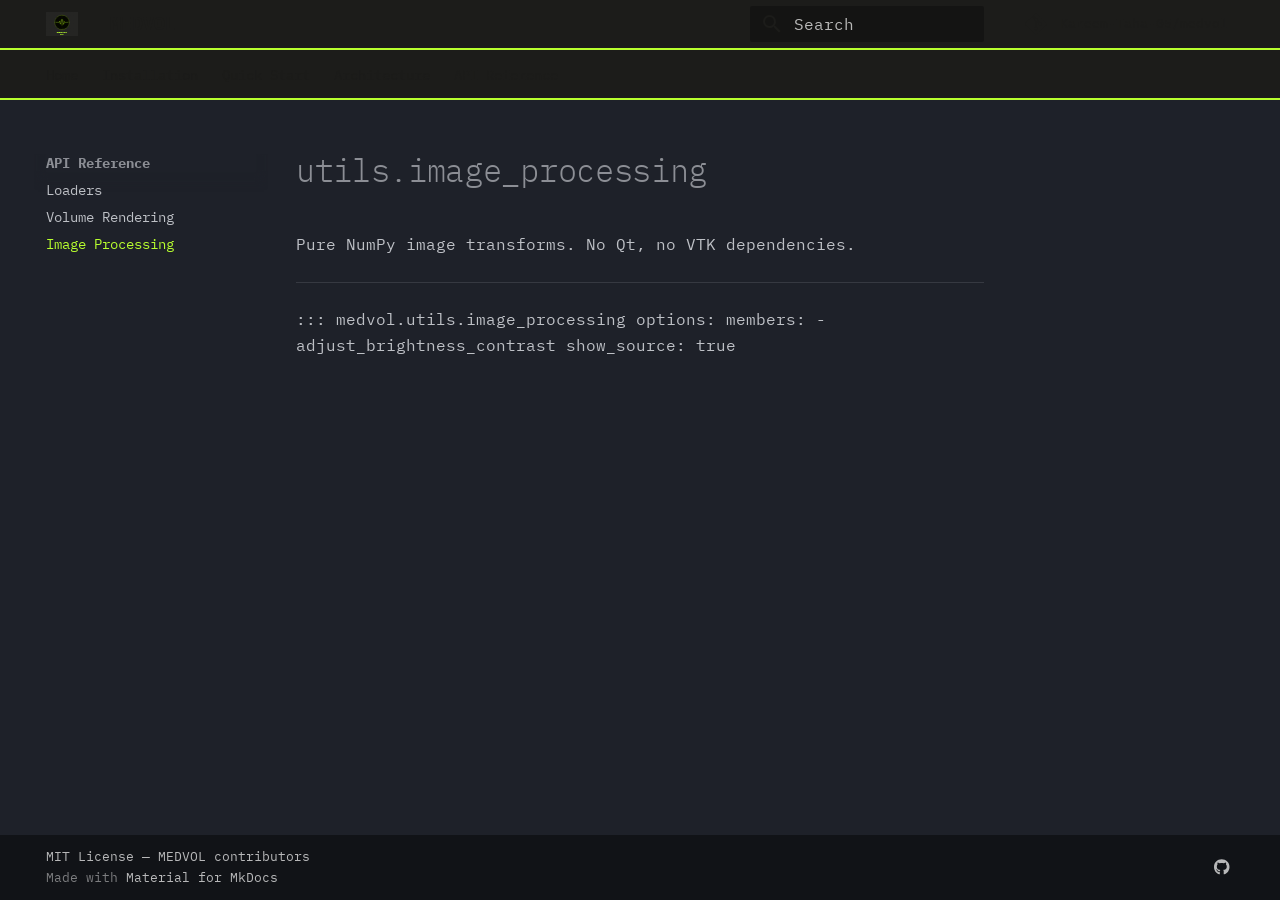
<file: api/image_processing/index.html>
<!doctype html>
<html lang="en" class="no-js">
  <head>
    
      <meta charset="utf-8">
      <meta name="viewport" content="width=device-width,initial-scale=1">
      
        <meta name="description" content="Brutalist 3D medical image viewer — DICOM & NIfTI, zero configuration">
      
      
        <meta name="author" content="Kareem Taha">
      
      
        <link rel="canonical" href="https://kareem-taha-05.github.io/medvol/api/image_processing/">
      
      
        <link rel="prev" href="../volume_rendering/">
      
      
      
      <link rel="icon" href="../../assets/images/favicon.png">
      <meta name="generator" content="mkdocs-1.6.1, mkdocs-material-9.5.50">
    
    
      
        <title>Image Processing - MEDVOL</title>
      
    
    
      <link rel="stylesheet" href="../../assets/stylesheets/main.a40c8224.min.css">
      
        
        <link rel="stylesheet" href="../../assets/stylesheets/palette.06af60db.min.css">
      
      


    
    
      
    
    
      
        
        
        <link rel="preconnect" href="https://fonts.gstatic.com" crossorigin>
        <link rel="stylesheet" href="https://fonts.googleapis.com/css?family=IBM+Plex+Mono:300,300i,400,400i,700,700i%7CIBM+Plex+Mono:400,400i,700,700i&display=fallback">
        <style>:root{--md-text-font:"IBM Plex Mono";--md-code-font:"IBM Plex Mono"}</style>
      
    
    
      <link rel="stylesheet" href="../../docs/stylesheets/extra.css">
    
    <script>__md_scope=new URL("../..",location),__md_hash=e=>[...e].reduce(((e,_)=>(e<<5)-e+_.charCodeAt(0)),0),__md_get=(e,_=localStorage,t=__md_scope)=>JSON.parse(_.getItem(t.pathname+"."+e)),__md_set=(e,_,t=localStorage,a=__md_scope)=>{try{t.setItem(a.pathname+"."+e,JSON.stringify(_))}catch(e){}}</script>
    
      

    
    
    
  </head>
  
  
    
    
    
    
    
    <body dir="ltr" data-md-color-scheme="slate" data-md-color-primary="custom" data-md-color-accent="custom">
  
    
    <input class="md-toggle" data-md-toggle="drawer" type="checkbox" id="__drawer" autocomplete="off">
    <input class="md-toggle" data-md-toggle="search" type="checkbox" id="__search" autocomplete="off">
    <label class="md-overlay" for="__drawer"></label>
    <div data-md-component="skip">
      
        
        <a href="#utilsimage_processing" class="md-skip">
          Skip to content
        </a>
      
    </div>
    <div data-md-component="announce">
      
    </div>
    
    
      

<header class="md-header" data-md-component="header">
  <nav class="md-header__inner md-grid" aria-label="Header">
    <a href="../.." title="MEDVOL" class="md-header__button md-logo" aria-label="MEDVOL" data-md-component="logo">
      
  <img src="../../assets/branding/logo.svg" alt="logo">

    </a>
    <label class="md-header__button md-icon" for="__drawer">
      
      <svg xmlns="http://www.w3.org/2000/svg" viewBox="0 0 24 24"><path d="M3 6h18v2H3zm0 5h18v2H3zm0 5h18v2H3z"/></svg>
    </label>
    <div class="md-header__title" data-md-component="header-title">
      <div class="md-header__ellipsis">
        <div class="md-header__topic">
          <span class="md-ellipsis">
            MEDVOL
          </span>
        </div>
        <div class="md-header__topic" data-md-component="header-topic">
          <span class="md-ellipsis">
            
              Image Processing
            
          </span>
        </div>
      </div>
    </div>
    
      
    
    
    
    
      <label class="md-header__button md-icon" for="__search">
        
        <svg xmlns="http://www.w3.org/2000/svg" viewBox="0 0 24 24"><path d="M9.5 3A6.5 6.5 0 0 1 16 9.5c0 1.61-.59 3.09-1.56 4.23l.27.27h.79l5 5-1.5 1.5-5-5v-.79l-.27-.27A6.52 6.52 0 0 1 9.5 16 6.5 6.5 0 0 1 3 9.5 6.5 6.5 0 0 1 9.5 3m0 2C7 5 5 7 5 9.5S7 14 9.5 14 14 12 14 9.5 12 5 9.5 5"/></svg>
      </label>
      <div class="md-search" data-md-component="search" role="dialog">
  <label class="md-search__overlay" for="__search"></label>
  <div class="md-search__inner" role="search">
    <form class="md-search__form" name="search">
      <input type="text" class="md-search__input" name="query" aria-label="Search" placeholder="Search" autocapitalize="off" autocorrect="off" autocomplete="off" spellcheck="false" data-md-component="search-query" required>
      <label class="md-search__icon md-icon" for="__search">
        
        <svg xmlns="http://www.w3.org/2000/svg" viewBox="0 0 24 24"><path d="M9.5 3A6.5 6.5 0 0 1 16 9.5c0 1.61-.59 3.09-1.56 4.23l.27.27h.79l5 5-1.5 1.5-5-5v-.79l-.27-.27A6.52 6.52 0 0 1 9.5 16 6.5 6.5 0 0 1 3 9.5 6.5 6.5 0 0 1 9.5 3m0 2C7 5 5 7 5 9.5S7 14 9.5 14 14 12 14 9.5 12 5 9.5 5"/></svg>
        
        <svg xmlns="http://www.w3.org/2000/svg" viewBox="0 0 24 24"><path d="M20 11v2H8l5.5 5.5-1.42 1.42L4.16 12l7.92-7.92L13.5 5.5 8 11z"/></svg>
      </label>
      <nav class="md-search__options" aria-label="Search">
        
        <button type="reset" class="md-search__icon md-icon" title="Clear" aria-label="Clear" tabindex="-1">
          
          <svg xmlns="http://www.w3.org/2000/svg" viewBox="0 0 24 24"><path d="M19 6.41 17.59 5 12 10.59 6.41 5 5 6.41 10.59 12 5 17.59 6.41 19 12 13.41 17.59 19 19 17.59 13.41 12z"/></svg>
        </button>
      </nav>
      
    </form>
    <div class="md-search__output">
      <div class="md-search__scrollwrap" tabindex="0" data-md-scrollfix>
        <div class="md-search-result" data-md-component="search-result">
          <div class="md-search-result__meta">
            Initializing search
          </div>
          <ol class="md-search-result__list" role="presentation"></ol>
        </div>
      </div>
    </div>
  </div>
</div>
    
    
      <div class="md-header__source">
        <a href="https://github.com/Kareem-Taha-05/medvol" title="Go to repository" class="md-source" data-md-component="source">
  <div class="md-source__icon md-icon">
    
    <svg xmlns="http://www.w3.org/2000/svg" viewBox="0 0 448 512"><!--! Font Awesome Free 6.7.2 by @fontawesome - https://fontawesome.com License - https://fontawesome.com/license/free (Icons: CC BY 4.0, Fonts: SIL OFL 1.1, Code: MIT License) Copyright 2024 Fonticons, Inc.--><path d="M439.55 236.05 244 40.45a28.87 28.87 0 0 0-40.81 0l-40.66 40.63 51.52 51.52c27.06-9.14 52.68 16.77 43.39 43.68l49.66 49.66c34.23-11.8 61.18 31 35.47 56.69-26.49 26.49-70.21-2.87-56-37.34L240.22 199v121.85c25.3 12.54 22.26 41.85 9.08 55a34.34 34.34 0 0 1-48.55 0c-17.57-17.6-11.07-46.91 11.25-56v-123c-20.8-8.51-24.6-30.74-18.64-45L142.57 101 8.45 235.14a28.86 28.86 0 0 0 0 40.81l195.61 195.6a28.86 28.86 0 0 0 40.8 0l194.69-194.69a28.86 28.86 0 0 0 0-40.81"/></svg>
  </div>
  <div class="md-source__repository">
    Kareem-Taha-05/medvol
  </div>
</a>
      </div>
    
  </nav>
  
</header>
    
    <div class="md-container" data-md-component="container">
      
      
        
          
            
<nav class="md-tabs" aria-label="Tabs" data-md-component="tabs">
  <div class="md-grid">
    <ul class="md-tabs__list">
      
        
  
  
  
    <li class="md-tabs__item">
      <a href="../.." class="md-tabs__link">
        
  
    
  
  Home

      </a>
    </li>
  

      
        
  
  
  
    <li class="md-tabs__item">
      <a href="../../installation/" class="md-tabs__link">
        
  
    
  
  Installation

      </a>
    </li>
  

      
        
  
  
  
    <li class="md-tabs__item">
      <a href="../../quickstart/" class="md-tabs__link">
        
  
    
  
  Quick Start

      </a>
    </li>
  

      
        
  
  
  
    <li class="md-tabs__item">
      <a href="../../architecture/" class="md-tabs__link">
        
  
    
  
  Architecture

      </a>
    </li>
  

      
        
  
  
    
  
  
    
    
      <li class="md-tabs__item md-tabs__item--active">
        <a href="../loaders/" class="md-tabs__link">
          
  
  API Reference

        </a>
      </li>
    
  

      
    </ul>
  </div>
</nav>
          
        
      
      <main class="md-main" data-md-component="main">
        <div class="md-main__inner md-grid">
          
            
              
              <div class="md-sidebar md-sidebar--primary" data-md-component="sidebar" data-md-type="navigation" >
                <div class="md-sidebar__scrollwrap">
                  <div class="md-sidebar__inner">
                    


  


<nav class="md-nav md-nav--primary md-nav--lifted" aria-label="Navigation" data-md-level="0">
  <label class="md-nav__title" for="__drawer">
    <a href="../.." title="MEDVOL" class="md-nav__button md-logo" aria-label="MEDVOL" data-md-component="logo">
      
  <img src="../../assets/branding/logo.svg" alt="logo">

    </a>
    MEDVOL
  </label>
  
    <div class="md-nav__source">
      <a href="https://github.com/Kareem-Taha-05/medvol" title="Go to repository" class="md-source" data-md-component="source">
  <div class="md-source__icon md-icon">
    
    <svg xmlns="http://www.w3.org/2000/svg" viewBox="0 0 448 512"><!--! Font Awesome Free 6.7.2 by @fontawesome - https://fontawesome.com License - https://fontawesome.com/license/free (Icons: CC BY 4.0, Fonts: SIL OFL 1.1, Code: MIT License) Copyright 2024 Fonticons, Inc.--><path d="M439.55 236.05 244 40.45a28.87 28.87 0 0 0-40.81 0l-40.66 40.63 51.52 51.52c27.06-9.14 52.68 16.77 43.39 43.68l49.66 49.66c34.23-11.8 61.18 31 35.47 56.69-26.49 26.49-70.21-2.87-56-37.34L240.22 199v121.85c25.3 12.54 22.26 41.85 9.08 55a34.34 34.34 0 0 1-48.55 0c-17.57-17.6-11.07-46.91 11.25-56v-123c-20.8-8.51-24.6-30.74-18.64-45L142.57 101 8.45 235.14a28.86 28.86 0 0 0 0 40.81l195.61 195.6a28.86 28.86 0 0 0 40.8 0l194.69-194.69a28.86 28.86 0 0 0 0-40.81"/></svg>
  </div>
  <div class="md-source__repository">
    Kareem-Taha-05/medvol
  </div>
</a>
    </div>
  
  <ul class="md-nav__list" data-md-scrollfix>
    
      
      
  
  
  
  
    <li class="md-nav__item">
      <a href="../.." class="md-nav__link">
        
  
  <span class="md-ellipsis">
    Home
  </span>
  

      </a>
    </li>
  

    
      
      
  
  
  
  
    <li class="md-nav__item">
      <a href="../../installation/" class="md-nav__link">
        
  
  <span class="md-ellipsis">
    Installation
  </span>
  

      </a>
    </li>
  

    
      
      
  
  
  
  
    <li class="md-nav__item">
      <a href="../../quickstart/" class="md-nav__link">
        
  
  <span class="md-ellipsis">
    Quick Start
  </span>
  

      </a>
    </li>
  

    
      
      
  
  
  
  
    <li class="md-nav__item">
      <a href="../../architecture/" class="md-nav__link">
        
  
  <span class="md-ellipsis">
    Architecture
  </span>
  

      </a>
    </li>
  

    
      
      
  
  
    
  
  
  
    
    
    
      
        
        
      
      
    
    
    <li class="md-nav__item md-nav__item--active md-nav__item--section md-nav__item--nested">
      
        
        
        <input class="md-nav__toggle md-toggle " type="checkbox" id="__nav_5" checked>
        
          
          <label class="md-nav__link" for="__nav_5" id="__nav_5_label" tabindex="">
            
  
  <span class="md-ellipsis">
    API Reference
  </span>
  

            <span class="md-nav__icon md-icon"></span>
          </label>
        
        <nav class="md-nav" data-md-level="1" aria-labelledby="__nav_5_label" aria-expanded="true">
          <label class="md-nav__title" for="__nav_5">
            <span class="md-nav__icon md-icon"></span>
            API Reference
          </label>
          <ul class="md-nav__list" data-md-scrollfix>
            
              
                
  
  
  
  
    <li class="md-nav__item">
      <a href="../loaders/" class="md-nav__link">
        
  
  <span class="md-ellipsis">
    Loaders
  </span>
  

      </a>
    </li>
  

              
            
              
                
  
  
  
  
    <li class="md-nav__item">
      <a href="../volume_rendering/" class="md-nav__link">
        
  
  <span class="md-ellipsis">
    Volume Rendering
  </span>
  

      </a>
    </li>
  

              
            
              
                
  
  
    
  
  
  
    <li class="md-nav__item md-nav__item--active">
      
      <input class="md-nav__toggle md-toggle" type="checkbox" id="__toc">
      
      
        
      
      
      <a href="./" class="md-nav__link md-nav__link--active">
        
  
  <span class="md-ellipsis">
    Image Processing
  </span>
  

      </a>
      
    </li>
  

              
            
          </ul>
        </nav>
      
    </li>
  

    
  </ul>
</nav>
                  </div>
                </div>
              </div>
            
            
              
              <div class="md-sidebar md-sidebar--secondary" data-md-component="sidebar" data-md-type="toc" >
                <div class="md-sidebar__scrollwrap">
                  <div class="md-sidebar__inner">
                    

<nav class="md-nav md-nav--secondary" aria-label="Table of contents">
  
  
  
    
  
  
</nav>
                  </div>
                </div>
              </div>
            
          
          
            <div class="md-content" data-md-component="content">
              <article class="md-content__inner md-typeset">
                
                  

  
  


<h1 id="utilsimage_processing">utils.image_processing<a class="headerlink" href="#utilsimage_processing" title="Permanent link">&para;</a></h1>
<p>Pure NumPy image transforms. No Qt, no VTK dependencies.</p>
<hr />
<p>::: medvol.utils.image_processing
    options:
      members:
        - adjust_brightness_contrast
      show_source: true</p>












                
              </article>
            </div>
          
          
<script>var target=document.getElementById(location.hash.slice(1));target&&target.name&&(target.checked=target.name.startsWith("__tabbed_"))</script>
        </div>
        
          <button type="button" class="md-top md-icon" data-md-component="top" hidden>
  
  <svg xmlns="http://www.w3.org/2000/svg" viewBox="0 0 24 24"><path d="M13 20h-2V8l-5.5 5.5-1.42-1.42L12 4.16l7.92 7.92-1.42 1.42L13 8z"/></svg>
  Back to top
</button>
        
      </main>
      
        <footer class="md-footer">
  
  <div class="md-footer-meta md-typeset">
    <div class="md-footer-meta__inner md-grid">
      <div class="md-copyright">
  
    <div class="md-copyright__highlight">
      MIT License — MEDVOL contributors
    </div>
  
  
    Made with
    <a href="https://squidfunk.github.io/mkdocs-material/" target="_blank" rel="noopener">
      Material for MkDocs
    </a>
  
</div>
      
        <div class="md-social">
  
    
    
    
    
      
      
    
    <a href="https://github.com/Kareem-Taha-05/medvol" target="_blank" rel="noopener" title="github.com" class="md-social__link">
      <svg xmlns="http://www.w3.org/2000/svg" viewBox="0 0 496 512"><!--! Font Awesome Free 6.7.2 by @fontawesome - https://fontawesome.com License - https://fontawesome.com/license/free (Icons: CC BY 4.0, Fonts: SIL OFL 1.1, Code: MIT License) Copyright 2024 Fonticons, Inc.--><path d="M165.9 397.4c0 2-2.3 3.6-5.2 3.6-3.3.3-5.6-1.3-5.6-3.6 0-2 2.3-3.6 5.2-3.6 3-.3 5.6 1.3 5.6 3.6m-31.1-4.5c-.7 2 1.3 4.3 4.3 4.9 2.6 1 5.6 0 6.2-2s-1.3-4.3-4.3-5.2c-2.6-.7-5.5.3-6.2 2.3m44.2-1.7c-2.9.7-4.9 2.6-4.6 4.9.3 2 2.9 3.3 5.9 2.6 2.9-.7 4.9-2.6 4.6-4.6-.3-1.9-3-3.2-5.9-2.9M244.8 8C106.1 8 0 113.3 0 252c0 110.9 69.8 205.8 169.5 239.2 12.8 2.3 17.3-5.6 17.3-12.1 0-6.2-.3-40.4-.3-61.4 0 0-70 15-84.7-29.8 0 0-11.4-29.1-27.8-36.6 0 0-22.9-15.7 1.6-15.4 0 0 24.9 2 38.6 25.8 21.9 38.6 58.6 27.5 72.9 20.9 2.3-16 8.8-27.1 16-33.7-55.9-6.2-112.3-14.3-112.3-110.5 0-27.5 7.6-41.3 23.6-58.9-2.6-6.5-11.1-33.3 2.6-67.9 20.9-6.5 69 27 69 27 20-5.6 41.5-8.5 62.8-8.5s42.8 2.9 62.8 8.5c0 0 48.1-33.6 69-27 13.7 34.7 5.2 61.4 2.6 67.9 16 17.7 25.8 31.5 25.8 58.9 0 96.5-58.9 104.2-114.8 110.5 9.2 7.9 17 22.9 17 46.4 0 33.7-.3 75.4-.3 83.6 0 6.5 4.6 14.4 17.3 12.1C428.2 457.8 496 362.9 496 252 496 113.3 383.5 8 244.8 8M97.2 352.9c-1.3 1-1 3.3.7 5.2 1.6 1.6 3.9 2.3 5.2 1 1.3-1 1-3.3-.7-5.2-1.6-1.6-3.9-2.3-5.2-1m-10.8-8.1c-.7 1.3.3 2.9 2.3 3.9 1.6 1 3.6.7 4.3-.7.7-1.3-.3-2.9-2.3-3.9-2-.6-3.6-.3-4.3.7m32.4 35.6c-1.6 1.3-1 4.3 1.3 6.2 2.3 2.3 5.2 2.6 6.5 1 1.3-1.3.7-4.3-1.3-6.2-2.2-2.3-5.2-2.6-6.5-1m-11.4-14.7c-1.6 1-1.6 3.6 0 5.9s4.3 3.3 5.6 2.3c1.6-1.3 1.6-3.9 0-6.2-1.4-2.3-4-3.3-5.6-2"/></svg>
    </a>
  
</div>
      
    </div>
  </div>
</footer>
      
    </div>
    <div class="md-dialog" data-md-component="dialog">
      <div class="md-dialog__inner md-typeset"></div>
    </div>
    
    
    <script id="__config" type="application/json">{"base": "../..", "features": ["navigation.tabs", "navigation.top", "content.code.copy", "search.highlight"], "search": "../../assets/javascripts/workers/search.f8cc74c7.min.js", "translations": {"clipboard.copied": "Copied to clipboard", "clipboard.copy": "Copy to clipboard", "search.result.more.one": "1 more on this page", "search.result.more.other": "# more on this page", "search.result.none": "No matching documents", "search.result.one": "1 matching document", "search.result.other": "# matching documents", "search.result.placeholder": "Type to start searching", "search.result.term.missing": "Missing", "select.version": "Select version"}}</script>
    
    
      <script src="../../assets/javascripts/bundle.60a45f97.min.js"></script>
      
    
  </body>
</html>
</file>
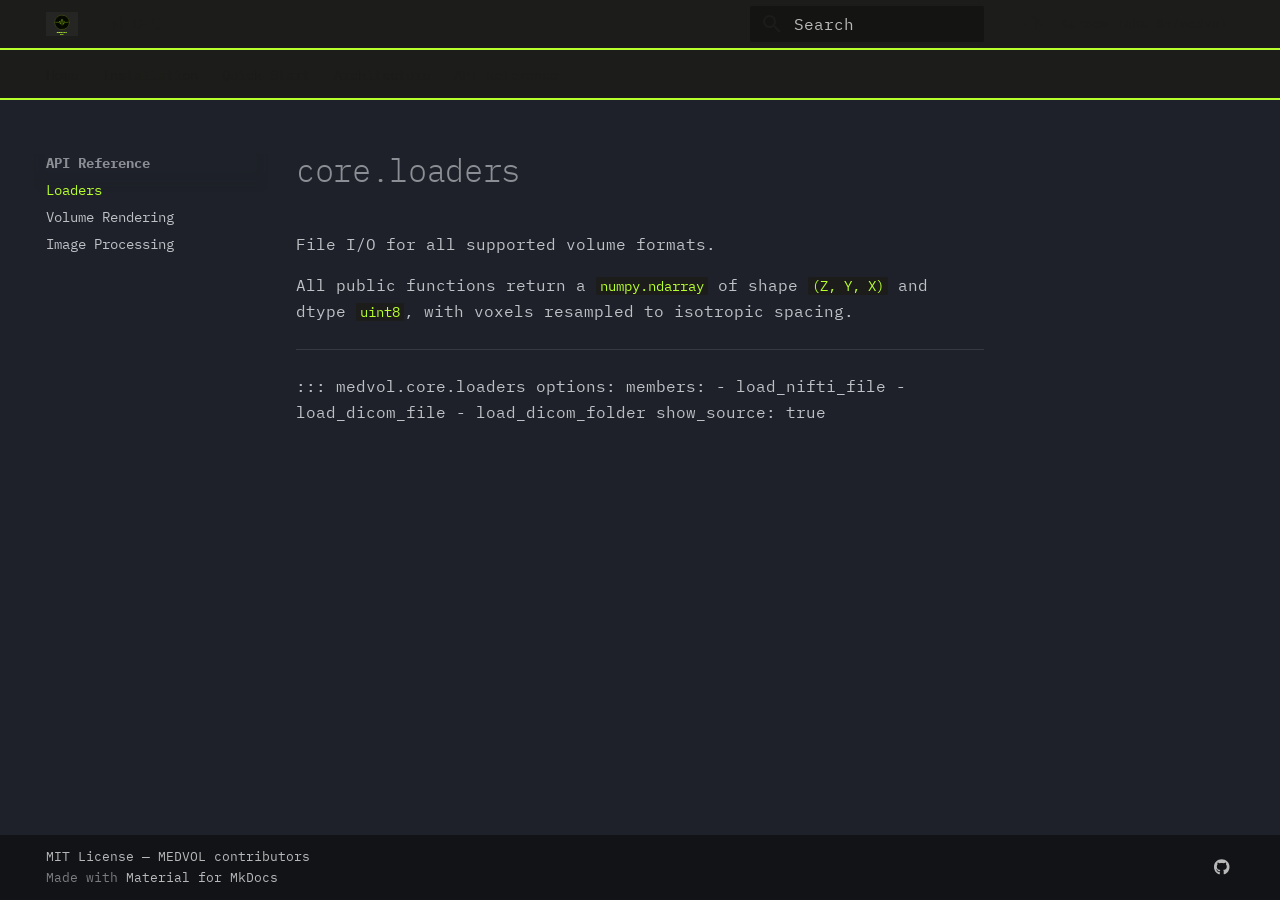
<file: api/loaders/index.html>
<!doctype html>
<html lang="en" class="no-js">
  <head>
    
      <meta charset="utf-8">
      <meta name="viewport" content="width=device-width,initial-scale=1">
      
        <meta name="description" content="Brutalist 3D medical image viewer — DICOM & NIfTI, zero configuration">
      
      
        <meta name="author" content="Kareem Taha">
      
      
        <link rel="canonical" href="https://kareem-taha-05.github.io/medvol/api/loaders/">
      
      
        <link rel="prev" href="../../architecture/">
      
      
        <link rel="next" href="../volume_rendering/">
      
      
      <link rel="icon" href="../../assets/images/favicon.png">
      <meta name="generator" content="mkdocs-1.6.1, mkdocs-material-9.5.50">
    
    
      
        <title>Loaders - MEDVOL</title>
      
    
    
      <link rel="stylesheet" href="../../assets/stylesheets/main.a40c8224.min.css">
      
        
        <link rel="stylesheet" href="../../assets/stylesheets/palette.06af60db.min.css">
      
      


    
    
      
    
    
      
        
        
        <link rel="preconnect" href="https://fonts.gstatic.com" crossorigin>
        <link rel="stylesheet" href="https://fonts.googleapis.com/css?family=IBM+Plex+Mono:300,300i,400,400i,700,700i%7CIBM+Plex+Mono:400,400i,700,700i&display=fallback">
        <style>:root{--md-text-font:"IBM Plex Mono";--md-code-font:"IBM Plex Mono"}</style>
      
    
    
      <link rel="stylesheet" href="../../docs/stylesheets/extra.css">
    
    <script>__md_scope=new URL("../..",location),__md_hash=e=>[...e].reduce(((e,_)=>(e<<5)-e+_.charCodeAt(0)),0),__md_get=(e,_=localStorage,t=__md_scope)=>JSON.parse(_.getItem(t.pathname+"."+e)),__md_set=(e,_,t=localStorage,a=__md_scope)=>{try{t.setItem(a.pathname+"."+e,JSON.stringify(_))}catch(e){}}</script>
    
      

    
    
    
  </head>
  
  
    
    
    
    
    
    <body dir="ltr" data-md-color-scheme="slate" data-md-color-primary="custom" data-md-color-accent="custom">
  
    
    <input class="md-toggle" data-md-toggle="drawer" type="checkbox" id="__drawer" autocomplete="off">
    <input class="md-toggle" data-md-toggle="search" type="checkbox" id="__search" autocomplete="off">
    <label class="md-overlay" for="__drawer"></label>
    <div data-md-component="skip">
      
        
        <a href="#coreloaders" class="md-skip">
          Skip to content
        </a>
      
    </div>
    <div data-md-component="announce">
      
    </div>
    
    
      

<header class="md-header" data-md-component="header">
  <nav class="md-header__inner md-grid" aria-label="Header">
    <a href="../.." title="MEDVOL" class="md-header__button md-logo" aria-label="MEDVOL" data-md-component="logo">
      
  <img src="../../assets/branding/logo.svg" alt="logo">

    </a>
    <label class="md-header__button md-icon" for="__drawer">
      
      <svg xmlns="http://www.w3.org/2000/svg" viewBox="0 0 24 24"><path d="M3 6h18v2H3zm0 5h18v2H3zm0 5h18v2H3z"/></svg>
    </label>
    <div class="md-header__title" data-md-component="header-title">
      <div class="md-header__ellipsis">
        <div class="md-header__topic">
          <span class="md-ellipsis">
            MEDVOL
          </span>
        </div>
        <div class="md-header__topic" data-md-component="header-topic">
          <span class="md-ellipsis">
            
              Loaders
            
          </span>
        </div>
      </div>
    </div>
    
      
    
    
    
    
      <label class="md-header__button md-icon" for="__search">
        
        <svg xmlns="http://www.w3.org/2000/svg" viewBox="0 0 24 24"><path d="M9.5 3A6.5 6.5 0 0 1 16 9.5c0 1.61-.59 3.09-1.56 4.23l.27.27h.79l5 5-1.5 1.5-5-5v-.79l-.27-.27A6.52 6.52 0 0 1 9.5 16 6.5 6.5 0 0 1 3 9.5 6.5 6.5 0 0 1 9.5 3m0 2C7 5 5 7 5 9.5S7 14 9.5 14 14 12 14 9.5 12 5 9.5 5"/></svg>
      </label>
      <div class="md-search" data-md-component="search" role="dialog">
  <label class="md-search__overlay" for="__search"></label>
  <div class="md-search__inner" role="search">
    <form class="md-search__form" name="search">
      <input type="text" class="md-search__input" name="query" aria-label="Search" placeholder="Search" autocapitalize="off" autocorrect="off" autocomplete="off" spellcheck="false" data-md-component="search-query" required>
      <label class="md-search__icon md-icon" for="__search">
        
        <svg xmlns="http://www.w3.org/2000/svg" viewBox="0 0 24 24"><path d="M9.5 3A6.5 6.5 0 0 1 16 9.5c0 1.61-.59 3.09-1.56 4.23l.27.27h.79l5 5-1.5 1.5-5-5v-.79l-.27-.27A6.52 6.52 0 0 1 9.5 16 6.5 6.5 0 0 1 3 9.5 6.5 6.5 0 0 1 9.5 3m0 2C7 5 5 7 5 9.5S7 14 9.5 14 14 12 14 9.5 12 5 9.5 5"/></svg>
        
        <svg xmlns="http://www.w3.org/2000/svg" viewBox="0 0 24 24"><path d="M20 11v2H8l5.5 5.5-1.42 1.42L4.16 12l7.92-7.92L13.5 5.5 8 11z"/></svg>
      </label>
      <nav class="md-search__options" aria-label="Search">
        
        <button type="reset" class="md-search__icon md-icon" title="Clear" aria-label="Clear" tabindex="-1">
          
          <svg xmlns="http://www.w3.org/2000/svg" viewBox="0 0 24 24"><path d="M19 6.41 17.59 5 12 10.59 6.41 5 5 6.41 10.59 12 5 17.59 6.41 19 12 13.41 17.59 19 19 17.59 13.41 12z"/></svg>
        </button>
      </nav>
      
    </form>
    <div class="md-search__output">
      <div class="md-search__scrollwrap" tabindex="0" data-md-scrollfix>
        <div class="md-search-result" data-md-component="search-result">
          <div class="md-search-result__meta">
            Initializing search
          </div>
          <ol class="md-search-result__list" role="presentation"></ol>
        </div>
      </div>
    </div>
  </div>
</div>
    
    
      <div class="md-header__source">
        <a href="https://github.com/Kareem-Taha-05/medvol" title="Go to repository" class="md-source" data-md-component="source">
  <div class="md-source__icon md-icon">
    
    <svg xmlns="http://www.w3.org/2000/svg" viewBox="0 0 448 512"><!--! Font Awesome Free 6.7.2 by @fontawesome - https://fontawesome.com License - https://fontawesome.com/license/free (Icons: CC BY 4.0, Fonts: SIL OFL 1.1, Code: MIT License) Copyright 2024 Fonticons, Inc.--><path d="M439.55 236.05 244 40.45a28.87 28.87 0 0 0-40.81 0l-40.66 40.63 51.52 51.52c27.06-9.14 52.68 16.77 43.39 43.68l49.66 49.66c34.23-11.8 61.18 31 35.47 56.69-26.49 26.49-70.21-2.87-56-37.34L240.22 199v121.85c25.3 12.54 22.26 41.85 9.08 55a34.34 34.34 0 0 1-48.55 0c-17.57-17.6-11.07-46.91 11.25-56v-123c-20.8-8.51-24.6-30.74-18.64-45L142.57 101 8.45 235.14a28.86 28.86 0 0 0 0 40.81l195.61 195.6a28.86 28.86 0 0 0 40.8 0l194.69-194.69a28.86 28.86 0 0 0 0-40.81"/></svg>
  </div>
  <div class="md-source__repository">
    Kareem-Taha-05/medvol
  </div>
</a>
      </div>
    
  </nav>
  
</header>
    
    <div class="md-container" data-md-component="container">
      
      
        
          
            
<nav class="md-tabs" aria-label="Tabs" data-md-component="tabs">
  <div class="md-grid">
    <ul class="md-tabs__list">
      
        
  
  
  
    <li class="md-tabs__item">
      <a href="../.." class="md-tabs__link">
        
  
    
  
  Home

      </a>
    </li>
  

      
        
  
  
  
    <li class="md-tabs__item">
      <a href="../../installation/" class="md-tabs__link">
        
  
    
  
  Installation

      </a>
    </li>
  

      
        
  
  
  
    <li class="md-tabs__item">
      <a href="../../quickstart/" class="md-tabs__link">
        
  
    
  
  Quick Start

      </a>
    </li>
  

      
        
  
  
  
    <li class="md-tabs__item">
      <a href="../../architecture/" class="md-tabs__link">
        
  
    
  
  Architecture

      </a>
    </li>
  

      
        
  
  
    
  
  
    
    
      <li class="md-tabs__item md-tabs__item--active">
        <a href="./" class="md-tabs__link">
          
  
  API Reference

        </a>
      </li>
    
  

      
    </ul>
  </div>
</nav>
          
        
      
      <main class="md-main" data-md-component="main">
        <div class="md-main__inner md-grid">
          
            
              
              <div class="md-sidebar md-sidebar--primary" data-md-component="sidebar" data-md-type="navigation" >
                <div class="md-sidebar__scrollwrap">
                  <div class="md-sidebar__inner">
                    


  


<nav class="md-nav md-nav--primary md-nav--lifted" aria-label="Navigation" data-md-level="0">
  <label class="md-nav__title" for="__drawer">
    <a href="../.." title="MEDVOL" class="md-nav__button md-logo" aria-label="MEDVOL" data-md-component="logo">
      
  <img src="../../assets/branding/logo.svg" alt="logo">

    </a>
    MEDVOL
  </label>
  
    <div class="md-nav__source">
      <a href="https://github.com/Kareem-Taha-05/medvol" title="Go to repository" class="md-source" data-md-component="source">
  <div class="md-source__icon md-icon">
    
    <svg xmlns="http://www.w3.org/2000/svg" viewBox="0 0 448 512"><!--! Font Awesome Free 6.7.2 by @fontawesome - https://fontawesome.com License - https://fontawesome.com/license/free (Icons: CC BY 4.0, Fonts: SIL OFL 1.1, Code: MIT License) Copyright 2024 Fonticons, Inc.--><path d="M439.55 236.05 244 40.45a28.87 28.87 0 0 0-40.81 0l-40.66 40.63 51.52 51.52c27.06-9.14 52.68 16.77 43.39 43.68l49.66 49.66c34.23-11.8 61.18 31 35.47 56.69-26.49 26.49-70.21-2.87-56-37.34L240.22 199v121.85c25.3 12.54 22.26 41.85 9.08 55a34.34 34.34 0 0 1-48.55 0c-17.57-17.6-11.07-46.91 11.25-56v-123c-20.8-8.51-24.6-30.74-18.64-45L142.57 101 8.45 235.14a28.86 28.86 0 0 0 0 40.81l195.61 195.6a28.86 28.86 0 0 0 40.8 0l194.69-194.69a28.86 28.86 0 0 0 0-40.81"/></svg>
  </div>
  <div class="md-source__repository">
    Kareem-Taha-05/medvol
  </div>
</a>
    </div>
  
  <ul class="md-nav__list" data-md-scrollfix>
    
      
      
  
  
  
  
    <li class="md-nav__item">
      <a href="../.." class="md-nav__link">
        
  
  <span class="md-ellipsis">
    Home
  </span>
  

      </a>
    </li>
  

    
      
      
  
  
  
  
    <li class="md-nav__item">
      <a href="../../installation/" class="md-nav__link">
        
  
  <span class="md-ellipsis">
    Installation
  </span>
  

      </a>
    </li>
  

    
      
      
  
  
  
  
    <li class="md-nav__item">
      <a href="../../quickstart/" class="md-nav__link">
        
  
  <span class="md-ellipsis">
    Quick Start
  </span>
  

      </a>
    </li>
  

    
      
      
  
  
  
  
    <li class="md-nav__item">
      <a href="../../architecture/" class="md-nav__link">
        
  
  <span class="md-ellipsis">
    Architecture
  </span>
  

      </a>
    </li>
  

    
      
      
  
  
    
  
  
  
    
    
    
      
        
        
      
      
    
    
    <li class="md-nav__item md-nav__item--active md-nav__item--section md-nav__item--nested">
      
        
        
        <input class="md-nav__toggle md-toggle " type="checkbox" id="__nav_5" checked>
        
          
          <label class="md-nav__link" for="__nav_5" id="__nav_5_label" tabindex="">
            
  
  <span class="md-ellipsis">
    API Reference
  </span>
  

            <span class="md-nav__icon md-icon"></span>
          </label>
        
        <nav class="md-nav" data-md-level="1" aria-labelledby="__nav_5_label" aria-expanded="true">
          <label class="md-nav__title" for="__nav_5">
            <span class="md-nav__icon md-icon"></span>
            API Reference
          </label>
          <ul class="md-nav__list" data-md-scrollfix>
            
              
                
  
  
    
  
  
  
    <li class="md-nav__item md-nav__item--active">
      
      <input class="md-nav__toggle md-toggle" type="checkbox" id="__toc">
      
      
        
      
      
      <a href="./" class="md-nav__link md-nav__link--active">
        
  
  <span class="md-ellipsis">
    Loaders
  </span>
  

      </a>
      
    </li>
  

              
            
              
                
  
  
  
  
    <li class="md-nav__item">
      <a href="../volume_rendering/" class="md-nav__link">
        
  
  <span class="md-ellipsis">
    Volume Rendering
  </span>
  

      </a>
    </li>
  

              
            
              
                
  
  
  
  
    <li class="md-nav__item">
      <a href="../image_processing/" class="md-nav__link">
        
  
  <span class="md-ellipsis">
    Image Processing
  </span>
  

      </a>
    </li>
  

              
            
          </ul>
        </nav>
      
    </li>
  

    
  </ul>
</nav>
                  </div>
                </div>
              </div>
            
            
              
              <div class="md-sidebar md-sidebar--secondary" data-md-component="sidebar" data-md-type="toc" >
                <div class="md-sidebar__scrollwrap">
                  <div class="md-sidebar__inner">
                    

<nav class="md-nav md-nav--secondary" aria-label="Table of contents">
  
  
  
    
  
  
</nav>
                  </div>
                </div>
              </div>
            
          
          
            <div class="md-content" data-md-component="content">
              <article class="md-content__inner md-typeset">
                
                  

  
  


<h1 id="coreloaders">core.loaders<a class="headerlink" href="#coreloaders" title="Permanent link">&para;</a></h1>
<p>File I/O for all supported volume formats.</p>
<p>All public functions return a <code>numpy.ndarray</code> of shape <code>(Z, Y, X)</code> and dtype
<code>uint8</code>, with voxels resampled to isotropic spacing.</p>
<hr />
<p>::: medvol.core.loaders
    options:
      members:
        - load_nifti_file
        - load_dicom_file
        - load_dicom_folder
      show_source: true</p>












                
              </article>
            </div>
          
          
<script>var target=document.getElementById(location.hash.slice(1));target&&target.name&&(target.checked=target.name.startsWith("__tabbed_"))</script>
        </div>
        
          <button type="button" class="md-top md-icon" data-md-component="top" hidden>
  
  <svg xmlns="http://www.w3.org/2000/svg" viewBox="0 0 24 24"><path d="M13 20h-2V8l-5.5 5.5-1.42-1.42L12 4.16l7.92 7.92-1.42 1.42L13 8z"/></svg>
  Back to top
</button>
        
      </main>
      
        <footer class="md-footer">
  
  <div class="md-footer-meta md-typeset">
    <div class="md-footer-meta__inner md-grid">
      <div class="md-copyright">
  
    <div class="md-copyright__highlight">
      MIT License — MEDVOL contributors
    </div>
  
  
    Made with
    <a href="https://squidfunk.github.io/mkdocs-material/" target="_blank" rel="noopener">
      Material for MkDocs
    </a>
  
</div>
      
        <div class="md-social">
  
    
    
    
    
      
      
    
    <a href="https://github.com/Kareem-Taha-05/medvol" target="_blank" rel="noopener" title="github.com" class="md-social__link">
      <svg xmlns="http://www.w3.org/2000/svg" viewBox="0 0 496 512"><!--! Font Awesome Free 6.7.2 by @fontawesome - https://fontawesome.com License - https://fontawesome.com/license/free (Icons: CC BY 4.0, Fonts: SIL OFL 1.1, Code: MIT License) Copyright 2024 Fonticons, Inc.--><path d="M165.9 397.4c0 2-2.3 3.6-5.2 3.6-3.3.3-5.6-1.3-5.6-3.6 0-2 2.3-3.6 5.2-3.6 3-.3 5.6 1.3 5.6 3.6m-31.1-4.5c-.7 2 1.3 4.3 4.3 4.9 2.6 1 5.6 0 6.2-2s-1.3-4.3-4.3-5.2c-2.6-.7-5.5.3-6.2 2.3m44.2-1.7c-2.9.7-4.9 2.6-4.6 4.9.3 2 2.9 3.3 5.9 2.6 2.9-.7 4.9-2.6 4.6-4.6-.3-1.9-3-3.2-5.9-2.9M244.8 8C106.1 8 0 113.3 0 252c0 110.9 69.8 205.8 169.5 239.2 12.8 2.3 17.3-5.6 17.3-12.1 0-6.2-.3-40.4-.3-61.4 0 0-70 15-84.7-29.8 0 0-11.4-29.1-27.8-36.6 0 0-22.9-15.7 1.6-15.4 0 0 24.9 2 38.6 25.8 21.9 38.6 58.6 27.5 72.9 20.9 2.3-16 8.8-27.1 16-33.7-55.9-6.2-112.3-14.3-112.3-110.5 0-27.5 7.6-41.3 23.6-58.9-2.6-6.5-11.1-33.3 2.6-67.9 20.9-6.5 69 27 69 27 20-5.6 41.5-8.5 62.8-8.5s42.8 2.9 62.8 8.5c0 0 48.1-33.6 69-27 13.7 34.7 5.2 61.4 2.6 67.9 16 17.7 25.8 31.5 25.8 58.9 0 96.5-58.9 104.2-114.8 110.5 9.2 7.9 17 22.9 17 46.4 0 33.7-.3 75.4-.3 83.6 0 6.5 4.6 14.4 17.3 12.1C428.2 457.8 496 362.9 496 252 496 113.3 383.5 8 244.8 8M97.2 352.9c-1.3 1-1 3.3.7 5.2 1.6 1.6 3.9 2.3 5.2 1 1.3-1 1-3.3-.7-5.2-1.6-1.6-3.9-2.3-5.2-1m-10.8-8.1c-.7 1.3.3 2.9 2.3 3.9 1.6 1 3.6.7 4.3-.7.7-1.3-.3-2.9-2.3-3.9-2-.6-3.6-.3-4.3.7m32.4 35.6c-1.6 1.3-1 4.3 1.3 6.2 2.3 2.3 5.2 2.6 6.5 1 1.3-1.3.7-4.3-1.3-6.2-2.2-2.3-5.2-2.6-6.5-1m-11.4-14.7c-1.6 1-1.6 3.6 0 5.9s4.3 3.3 5.6 2.3c1.6-1.3 1.6-3.9 0-6.2-1.4-2.3-4-3.3-5.6-2"/></svg>
    </a>
  
</div>
      
    </div>
  </div>
</footer>
      
    </div>
    <div class="md-dialog" data-md-component="dialog">
      <div class="md-dialog__inner md-typeset"></div>
    </div>
    
    
    <script id="__config" type="application/json">{"base": "../..", "features": ["navigation.tabs", "navigation.top", "content.code.copy", "search.highlight"], "search": "../../assets/javascripts/workers/search.f8cc74c7.min.js", "translations": {"clipboard.copied": "Copied to clipboard", "clipboard.copy": "Copy to clipboard", "search.result.more.one": "1 more on this page", "search.result.more.other": "# more on this page", "search.result.none": "No matching documents", "search.result.one": "1 matching document", "search.result.other": "# matching documents", "search.result.placeholder": "Type to start searching", "search.result.term.missing": "Missing", "select.version": "Select version"}}</script>
    
    
      <script src="../../assets/javascripts/bundle.60a45f97.min.js"></script>
      
    
  </body>
</html>
</file>
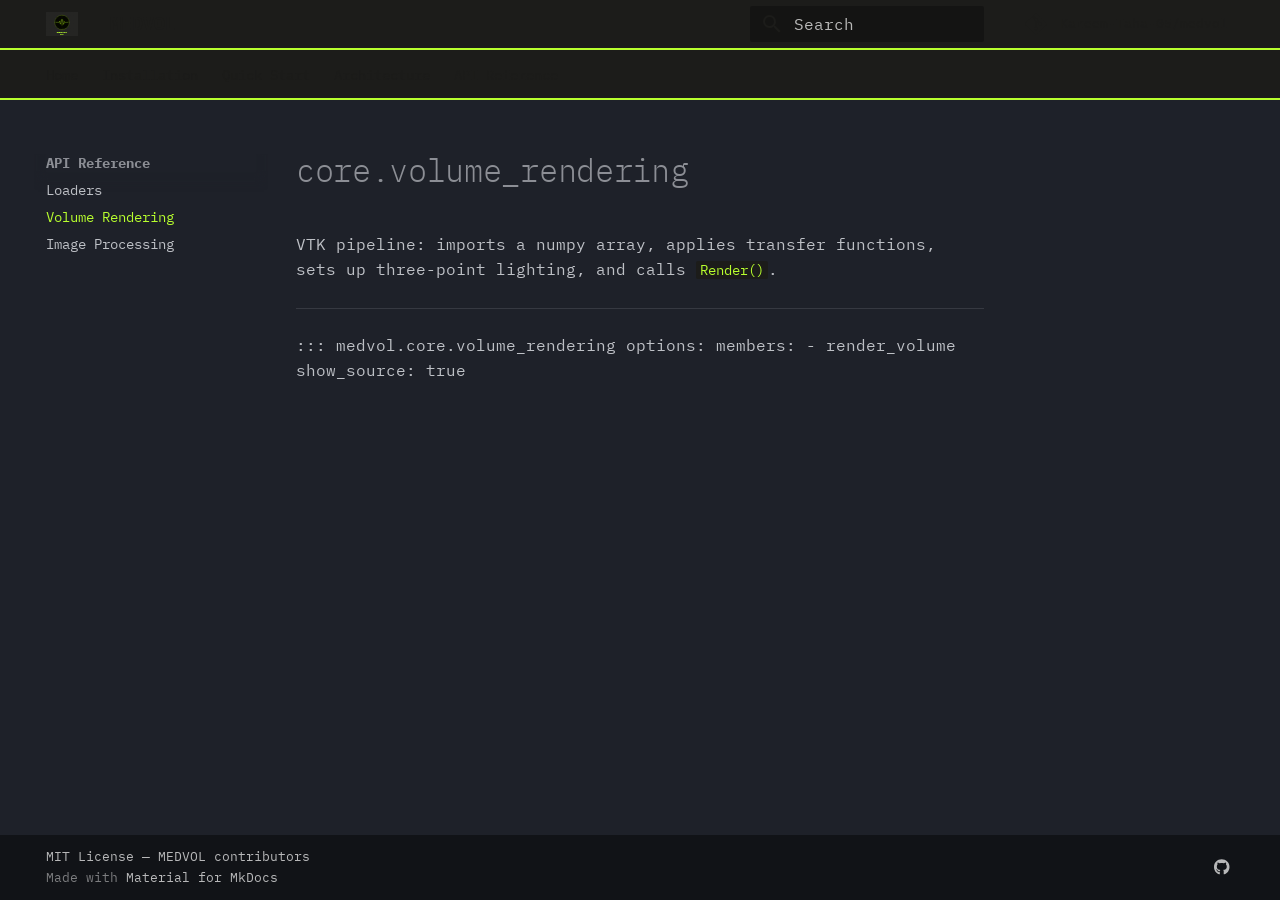
<file: api/volume_rendering/index.html>
<!doctype html>
<html lang="en" class="no-js">
  <head>
    
      <meta charset="utf-8">
      <meta name="viewport" content="width=device-width,initial-scale=1">
      
        <meta name="description" content="Brutalist 3D medical image viewer — DICOM & NIfTI, zero configuration">
      
      
        <meta name="author" content="Kareem Taha">
      
      
        <link rel="canonical" href="https://kareem-taha-05.github.io/medvol/api/volume_rendering/">
      
      
        <link rel="prev" href="../loaders/">
      
      
        <link rel="next" href="../image_processing/">
      
      
      <link rel="icon" href="../../assets/images/favicon.png">
      <meta name="generator" content="mkdocs-1.6.1, mkdocs-material-9.5.50">
    
    
      
        <title>Volume Rendering - MEDVOL</title>
      
    
    
      <link rel="stylesheet" href="../../assets/stylesheets/main.a40c8224.min.css">
      
        
        <link rel="stylesheet" href="../../assets/stylesheets/palette.06af60db.min.css">
      
      


    
    
      
    
    
      
        
        
        <link rel="preconnect" href="https://fonts.gstatic.com" crossorigin>
        <link rel="stylesheet" href="https://fonts.googleapis.com/css?family=IBM+Plex+Mono:300,300i,400,400i,700,700i%7CIBM+Plex+Mono:400,400i,700,700i&display=fallback">
        <style>:root{--md-text-font:"IBM Plex Mono";--md-code-font:"IBM Plex Mono"}</style>
      
    
    
      <link rel="stylesheet" href="../../docs/stylesheets/extra.css">
    
    <script>__md_scope=new URL("../..",location),__md_hash=e=>[...e].reduce(((e,_)=>(e<<5)-e+_.charCodeAt(0)),0),__md_get=(e,_=localStorage,t=__md_scope)=>JSON.parse(_.getItem(t.pathname+"."+e)),__md_set=(e,_,t=localStorage,a=__md_scope)=>{try{t.setItem(a.pathname+"."+e,JSON.stringify(_))}catch(e){}}</script>
    
      

    
    
    
  </head>
  
  
    
    
    
    
    
    <body dir="ltr" data-md-color-scheme="slate" data-md-color-primary="custom" data-md-color-accent="custom">
  
    
    <input class="md-toggle" data-md-toggle="drawer" type="checkbox" id="__drawer" autocomplete="off">
    <input class="md-toggle" data-md-toggle="search" type="checkbox" id="__search" autocomplete="off">
    <label class="md-overlay" for="__drawer"></label>
    <div data-md-component="skip">
      
        
        <a href="#corevolume_rendering" class="md-skip">
          Skip to content
        </a>
      
    </div>
    <div data-md-component="announce">
      
    </div>
    
    
      

<header class="md-header" data-md-component="header">
  <nav class="md-header__inner md-grid" aria-label="Header">
    <a href="../.." title="MEDVOL" class="md-header__button md-logo" aria-label="MEDVOL" data-md-component="logo">
      
  <img src="../../assets/branding/logo.svg" alt="logo">

    </a>
    <label class="md-header__button md-icon" for="__drawer">
      
      <svg xmlns="http://www.w3.org/2000/svg" viewBox="0 0 24 24"><path d="M3 6h18v2H3zm0 5h18v2H3zm0 5h18v2H3z"/></svg>
    </label>
    <div class="md-header__title" data-md-component="header-title">
      <div class="md-header__ellipsis">
        <div class="md-header__topic">
          <span class="md-ellipsis">
            MEDVOL
          </span>
        </div>
        <div class="md-header__topic" data-md-component="header-topic">
          <span class="md-ellipsis">
            
              Volume Rendering
            
          </span>
        </div>
      </div>
    </div>
    
      
    
    
    
    
      <label class="md-header__button md-icon" for="__search">
        
        <svg xmlns="http://www.w3.org/2000/svg" viewBox="0 0 24 24"><path d="M9.5 3A6.5 6.5 0 0 1 16 9.5c0 1.61-.59 3.09-1.56 4.23l.27.27h.79l5 5-1.5 1.5-5-5v-.79l-.27-.27A6.52 6.52 0 0 1 9.5 16 6.5 6.5 0 0 1 3 9.5 6.5 6.5 0 0 1 9.5 3m0 2C7 5 5 7 5 9.5S7 14 9.5 14 14 12 14 9.5 12 5 9.5 5"/></svg>
      </label>
      <div class="md-search" data-md-component="search" role="dialog">
  <label class="md-search__overlay" for="__search"></label>
  <div class="md-search__inner" role="search">
    <form class="md-search__form" name="search">
      <input type="text" class="md-search__input" name="query" aria-label="Search" placeholder="Search" autocapitalize="off" autocorrect="off" autocomplete="off" spellcheck="false" data-md-component="search-query" required>
      <label class="md-search__icon md-icon" for="__search">
        
        <svg xmlns="http://www.w3.org/2000/svg" viewBox="0 0 24 24"><path d="M9.5 3A6.5 6.5 0 0 1 16 9.5c0 1.61-.59 3.09-1.56 4.23l.27.27h.79l5 5-1.5 1.5-5-5v-.79l-.27-.27A6.52 6.52 0 0 1 9.5 16 6.5 6.5 0 0 1 3 9.5 6.5 6.5 0 0 1 9.5 3m0 2C7 5 5 7 5 9.5S7 14 9.5 14 14 12 14 9.5 12 5 9.5 5"/></svg>
        
        <svg xmlns="http://www.w3.org/2000/svg" viewBox="0 0 24 24"><path d="M20 11v2H8l5.5 5.5-1.42 1.42L4.16 12l7.92-7.92L13.5 5.5 8 11z"/></svg>
      </label>
      <nav class="md-search__options" aria-label="Search">
        
        <button type="reset" class="md-search__icon md-icon" title="Clear" aria-label="Clear" tabindex="-1">
          
          <svg xmlns="http://www.w3.org/2000/svg" viewBox="0 0 24 24"><path d="M19 6.41 17.59 5 12 10.59 6.41 5 5 6.41 10.59 12 5 17.59 6.41 19 12 13.41 17.59 19 19 17.59 13.41 12z"/></svg>
        </button>
      </nav>
      
    </form>
    <div class="md-search__output">
      <div class="md-search__scrollwrap" tabindex="0" data-md-scrollfix>
        <div class="md-search-result" data-md-component="search-result">
          <div class="md-search-result__meta">
            Initializing search
          </div>
          <ol class="md-search-result__list" role="presentation"></ol>
        </div>
      </div>
    </div>
  </div>
</div>
    
    
      <div class="md-header__source">
        <a href="https://github.com/Kareem-Taha-05/medvol" title="Go to repository" class="md-source" data-md-component="source">
  <div class="md-source__icon md-icon">
    
    <svg xmlns="http://www.w3.org/2000/svg" viewBox="0 0 448 512"><!--! Font Awesome Free 6.7.2 by @fontawesome - https://fontawesome.com License - https://fontawesome.com/license/free (Icons: CC BY 4.0, Fonts: SIL OFL 1.1, Code: MIT License) Copyright 2024 Fonticons, Inc.--><path d="M439.55 236.05 244 40.45a28.87 28.87 0 0 0-40.81 0l-40.66 40.63 51.52 51.52c27.06-9.14 52.68 16.77 43.39 43.68l49.66 49.66c34.23-11.8 61.18 31 35.47 56.69-26.49 26.49-70.21-2.87-56-37.34L240.22 199v121.85c25.3 12.54 22.26 41.85 9.08 55a34.34 34.34 0 0 1-48.55 0c-17.57-17.6-11.07-46.91 11.25-56v-123c-20.8-8.51-24.6-30.74-18.64-45L142.57 101 8.45 235.14a28.86 28.86 0 0 0 0 40.81l195.61 195.6a28.86 28.86 0 0 0 40.8 0l194.69-194.69a28.86 28.86 0 0 0 0-40.81"/></svg>
  </div>
  <div class="md-source__repository">
    Kareem-Taha-05/medvol
  </div>
</a>
      </div>
    
  </nav>
  
</header>
    
    <div class="md-container" data-md-component="container">
      
      
        
          
            
<nav class="md-tabs" aria-label="Tabs" data-md-component="tabs">
  <div class="md-grid">
    <ul class="md-tabs__list">
      
        
  
  
  
    <li class="md-tabs__item">
      <a href="../.." class="md-tabs__link">
        
  
    
  
  Home

      </a>
    </li>
  

      
        
  
  
  
    <li class="md-tabs__item">
      <a href="../../installation/" class="md-tabs__link">
        
  
    
  
  Installation

      </a>
    </li>
  

      
        
  
  
  
    <li class="md-tabs__item">
      <a href="../../quickstart/" class="md-tabs__link">
        
  
    
  
  Quick Start

      </a>
    </li>
  

      
        
  
  
  
    <li class="md-tabs__item">
      <a href="../../architecture/" class="md-tabs__link">
        
  
    
  
  Architecture

      </a>
    </li>
  

      
        
  
  
    
  
  
    
    
      <li class="md-tabs__item md-tabs__item--active">
        <a href="../loaders/" class="md-tabs__link">
          
  
  API Reference

        </a>
      </li>
    
  

      
    </ul>
  </div>
</nav>
          
        
      
      <main class="md-main" data-md-component="main">
        <div class="md-main__inner md-grid">
          
            
              
              <div class="md-sidebar md-sidebar--primary" data-md-component="sidebar" data-md-type="navigation" >
                <div class="md-sidebar__scrollwrap">
                  <div class="md-sidebar__inner">
                    


  


<nav class="md-nav md-nav--primary md-nav--lifted" aria-label="Navigation" data-md-level="0">
  <label class="md-nav__title" for="__drawer">
    <a href="../.." title="MEDVOL" class="md-nav__button md-logo" aria-label="MEDVOL" data-md-component="logo">
      
  <img src="../../assets/branding/logo.svg" alt="logo">

    </a>
    MEDVOL
  </label>
  
    <div class="md-nav__source">
      <a href="https://github.com/Kareem-Taha-05/medvol" title="Go to repository" class="md-source" data-md-component="source">
  <div class="md-source__icon md-icon">
    
    <svg xmlns="http://www.w3.org/2000/svg" viewBox="0 0 448 512"><!--! Font Awesome Free 6.7.2 by @fontawesome - https://fontawesome.com License - https://fontawesome.com/license/free (Icons: CC BY 4.0, Fonts: SIL OFL 1.1, Code: MIT License) Copyright 2024 Fonticons, Inc.--><path d="M439.55 236.05 244 40.45a28.87 28.87 0 0 0-40.81 0l-40.66 40.63 51.52 51.52c27.06-9.14 52.68 16.77 43.39 43.68l49.66 49.66c34.23-11.8 61.18 31 35.47 56.69-26.49 26.49-70.21-2.87-56-37.34L240.22 199v121.85c25.3 12.54 22.26 41.85 9.08 55a34.34 34.34 0 0 1-48.55 0c-17.57-17.6-11.07-46.91 11.25-56v-123c-20.8-8.51-24.6-30.74-18.64-45L142.57 101 8.45 235.14a28.86 28.86 0 0 0 0 40.81l195.61 195.6a28.86 28.86 0 0 0 40.8 0l194.69-194.69a28.86 28.86 0 0 0 0-40.81"/></svg>
  </div>
  <div class="md-source__repository">
    Kareem-Taha-05/medvol
  </div>
</a>
    </div>
  
  <ul class="md-nav__list" data-md-scrollfix>
    
      
      
  
  
  
  
    <li class="md-nav__item">
      <a href="../.." class="md-nav__link">
        
  
  <span class="md-ellipsis">
    Home
  </span>
  

      </a>
    </li>
  

    
      
      
  
  
  
  
    <li class="md-nav__item">
      <a href="../../installation/" class="md-nav__link">
        
  
  <span class="md-ellipsis">
    Installation
  </span>
  

      </a>
    </li>
  

    
      
      
  
  
  
  
    <li class="md-nav__item">
      <a href="../../quickstart/" class="md-nav__link">
        
  
  <span class="md-ellipsis">
    Quick Start
  </span>
  

      </a>
    </li>
  

    
      
      
  
  
  
  
    <li class="md-nav__item">
      <a href="../../architecture/" class="md-nav__link">
        
  
  <span class="md-ellipsis">
    Architecture
  </span>
  

      </a>
    </li>
  

    
      
      
  
  
    
  
  
  
    
    
    
      
        
        
      
      
    
    
    <li class="md-nav__item md-nav__item--active md-nav__item--section md-nav__item--nested">
      
        
        
        <input class="md-nav__toggle md-toggle " type="checkbox" id="__nav_5" checked>
        
          
          <label class="md-nav__link" for="__nav_5" id="__nav_5_label" tabindex="">
            
  
  <span class="md-ellipsis">
    API Reference
  </span>
  

            <span class="md-nav__icon md-icon"></span>
          </label>
        
        <nav class="md-nav" data-md-level="1" aria-labelledby="__nav_5_label" aria-expanded="true">
          <label class="md-nav__title" for="__nav_5">
            <span class="md-nav__icon md-icon"></span>
            API Reference
          </label>
          <ul class="md-nav__list" data-md-scrollfix>
            
              
                
  
  
  
  
    <li class="md-nav__item">
      <a href="../loaders/" class="md-nav__link">
        
  
  <span class="md-ellipsis">
    Loaders
  </span>
  

      </a>
    </li>
  

              
            
              
                
  
  
    
  
  
  
    <li class="md-nav__item md-nav__item--active">
      
      <input class="md-nav__toggle md-toggle" type="checkbox" id="__toc">
      
      
        
      
      
      <a href="./" class="md-nav__link md-nav__link--active">
        
  
  <span class="md-ellipsis">
    Volume Rendering
  </span>
  

      </a>
      
    </li>
  

              
            
              
                
  
  
  
  
    <li class="md-nav__item">
      <a href="../image_processing/" class="md-nav__link">
        
  
  <span class="md-ellipsis">
    Image Processing
  </span>
  

      </a>
    </li>
  

              
            
          </ul>
        </nav>
      
    </li>
  

    
  </ul>
</nav>
                  </div>
                </div>
              </div>
            
            
              
              <div class="md-sidebar md-sidebar--secondary" data-md-component="sidebar" data-md-type="toc" >
                <div class="md-sidebar__scrollwrap">
                  <div class="md-sidebar__inner">
                    

<nav class="md-nav md-nav--secondary" aria-label="Table of contents">
  
  
  
    
  
  
</nav>
                  </div>
                </div>
              </div>
            
          
          
            <div class="md-content" data-md-component="content">
              <article class="md-content__inner md-typeset">
                
                  

  
  


<h1 id="corevolume_rendering">core.volume_rendering<a class="headerlink" href="#corevolume_rendering" title="Permanent link">&para;</a></h1>
<p>VTK pipeline: imports a numpy array, applies transfer functions, sets up
three-point lighting, and calls <code>Render()</code>.</p>
<hr />
<p>::: medvol.core.volume_rendering
    options:
      members:
        - render_volume
      show_source: true</p>












                
              </article>
            </div>
          
          
<script>var target=document.getElementById(location.hash.slice(1));target&&target.name&&(target.checked=target.name.startsWith("__tabbed_"))</script>
        </div>
        
          <button type="button" class="md-top md-icon" data-md-component="top" hidden>
  
  <svg xmlns="http://www.w3.org/2000/svg" viewBox="0 0 24 24"><path d="M13 20h-2V8l-5.5 5.5-1.42-1.42L12 4.16l7.92 7.92-1.42 1.42L13 8z"/></svg>
  Back to top
</button>
        
      </main>
      
        <footer class="md-footer">
  
  <div class="md-footer-meta md-typeset">
    <div class="md-footer-meta__inner md-grid">
      <div class="md-copyright">
  
    <div class="md-copyright__highlight">
      MIT License — MEDVOL contributors
    </div>
  
  
    Made with
    <a href="https://squidfunk.github.io/mkdocs-material/" target="_blank" rel="noopener">
      Material for MkDocs
    </a>
  
</div>
      
        <div class="md-social">
  
    
    
    
    
      
      
    
    <a href="https://github.com/Kareem-Taha-05/medvol" target="_blank" rel="noopener" title="github.com" class="md-social__link">
      <svg xmlns="http://www.w3.org/2000/svg" viewBox="0 0 496 512"><!--! Font Awesome Free 6.7.2 by @fontawesome - https://fontawesome.com License - https://fontawesome.com/license/free (Icons: CC BY 4.0, Fonts: SIL OFL 1.1, Code: MIT License) Copyright 2024 Fonticons, Inc.--><path d="M165.9 397.4c0 2-2.3 3.6-5.2 3.6-3.3.3-5.6-1.3-5.6-3.6 0-2 2.3-3.6 5.2-3.6 3-.3 5.6 1.3 5.6 3.6m-31.1-4.5c-.7 2 1.3 4.3 4.3 4.9 2.6 1 5.6 0 6.2-2s-1.3-4.3-4.3-5.2c-2.6-.7-5.5.3-6.2 2.3m44.2-1.7c-2.9.7-4.9 2.6-4.6 4.9.3 2 2.9 3.3 5.9 2.6 2.9-.7 4.9-2.6 4.6-4.6-.3-1.9-3-3.2-5.9-2.9M244.8 8C106.1 8 0 113.3 0 252c0 110.9 69.8 205.8 169.5 239.2 12.8 2.3 17.3-5.6 17.3-12.1 0-6.2-.3-40.4-.3-61.4 0 0-70 15-84.7-29.8 0 0-11.4-29.1-27.8-36.6 0 0-22.9-15.7 1.6-15.4 0 0 24.9 2 38.6 25.8 21.9 38.6 58.6 27.5 72.9 20.9 2.3-16 8.8-27.1 16-33.7-55.9-6.2-112.3-14.3-112.3-110.5 0-27.5 7.6-41.3 23.6-58.9-2.6-6.5-11.1-33.3 2.6-67.9 20.9-6.5 69 27 69 27 20-5.6 41.5-8.5 62.8-8.5s42.8 2.9 62.8 8.5c0 0 48.1-33.6 69-27 13.7 34.7 5.2 61.4 2.6 67.9 16 17.7 25.8 31.5 25.8 58.9 0 96.5-58.9 104.2-114.8 110.5 9.2 7.9 17 22.9 17 46.4 0 33.7-.3 75.4-.3 83.6 0 6.5 4.6 14.4 17.3 12.1C428.2 457.8 496 362.9 496 252 496 113.3 383.5 8 244.8 8M97.2 352.9c-1.3 1-1 3.3.7 5.2 1.6 1.6 3.9 2.3 5.2 1 1.3-1 1-3.3-.7-5.2-1.6-1.6-3.9-2.3-5.2-1m-10.8-8.1c-.7 1.3.3 2.9 2.3 3.9 1.6 1 3.6.7 4.3-.7.7-1.3-.3-2.9-2.3-3.9-2-.6-3.6-.3-4.3.7m32.4 35.6c-1.6 1.3-1 4.3 1.3 6.2 2.3 2.3 5.2 2.6 6.5 1 1.3-1.3.7-4.3-1.3-6.2-2.2-2.3-5.2-2.6-6.5-1m-11.4-14.7c-1.6 1-1.6 3.6 0 5.9s4.3 3.3 5.6 2.3c1.6-1.3 1.6-3.9 0-6.2-1.4-2.3-4-3.3-5.6-2"/></svg>
    </a>
  
</div>
      
    </div>
  </div>
</footer>
      
    </div>
    <div class="md-dialog" data-md-component="dialog">
      <div class="md-dialog__inner md-typeset"></div>
    </div>
    
    
    <script id="__config" type="application/json">{"base": "../..", "features": ["navigation.tabs", "navigation.top", "content.code.copy", "search.highlight"], "search": "../../assets/javascripts/workers/search.f8cc74c7.min.js", "translations": {"clipboard.copied": "Copied to clipboard", "clipboard.copy": "Copy to clipboard", "search.result.more.one": "1 more on this page", "search.result.more.other": "# more on this page", "search.result.none": "No matching documents", "search.result.one": "1 matching document", "search.result.other": "# matching documents", "search.result.placeholder": "Type to start searching", "search.result.term.missing": "Missing", "select.version": "Select version"}}</script>
    
    
      <script src="../../assets/javascripts/bundle.60a45f97.min.js"></script>
      
    
  </body>
</html>
</file>
<file: docs/stylesheets/extra.css>
/* ── Override Material primary/accent to match MEDVOL phosphor palette ───── */

:root {
  --md-primary-fg-color:          #b8ff2e;
  --md-primary-fg-color--light:   #d4ff6a;
  --md-primary-fg-color--dark:    #8acc1a;
  --md-primary-bg-color:          #1c1c1a;
  --md-accent-fg-color:           #b8ff2e;
  --md-accent-fg-color--transparent: rgba(184, 255, 46, 0.1);

  /* Concrete background for dark slate scheme */
  --md-default-bg-color:          #252523;
  --md-code-bg-color:             #1c1c1a;
}

/* ── Navigation tabs ─────────────────────────────────────────────────────── */
.md-tabs {
  background-color: #1c1c1a;
  border-bottom: 2px solid #b8ff2e;
}

.md-tabs__link--active,
.md-tabs__link:hover {
  color: #b8ff2e !important;
}

/* ── Header ──────────────────────────────────────────────────────────────── */
.md-header {
  background-color: #1c1c1a;
  border-bottom: 2px solid #b8ff2e;
}

/* ── Code blocks ─────────────────────────────────────────────────────────── */
.highlight code {
  font-family: 'IBM Plex Mono', 'Consolas', monospace;
  font-size: 0.85em;
}

/* ── Admonition — tip uses phosphor green ────────────────────────────────── */
.md-typeset .admonition.tip,
.md-typeset details.tip {
  border-color: #b8ff2e;
}

.md-typeset .tip > .admonition-title,
.md-typeset .tip > summary {
  background-color: rgba(184, 255, 46, 0.12);
}

.md-typeset .tip > .admonition-title::before,
.md-typeset .tip > summary::before {
  background-color: #b8ff2e;
}

/* ── Inline code ─────────────────────────────────────────────────────────── */
.md-typeset code {
  color: #b8ff2e;
  background-color: #1c1c1a;
}

/* ── Mermaid diagrams — use phosphor for node borders ────────────────────── */
.mermaid .node rect,
.mermaid .node circle {
  stroke: #b8ff2e !important;
}
</file>
<file: assets/stylesheets/main.a40c8224.min.css>
@charset "UTF-8";html{-webkit-text-size-adjust:none;-moz-text-size-adjust:none;text-size-adjust:none;box-sizing:border-box}*,:after,:before{box-sizing:inherit}@media (prefers-reduced-motion){*,:after,:before{transition:none!important}}body{margin:0}a,button,input,label{-webkit-tap-highlight-color:transparent}a{color:inherit;text-decoration:none}hr{border:0;box-sizing:initial;display:block;height:.05rem;overflow:visible;padding:0}small{font-size:80%}sub,sup{line-height:1em}img{border-style:none}table{border-collapse:initial;border-spacing:0}td,th{font-weight:400;vertical-align:top}button{background:#0000;border:0;font-family:inherit;font-size:inherit;margin:0;padding:0}input{border:0;outline:none}:root{--md-primary-fg-color:#4051b5;--md-primary-fg-color--light:#5d6cc0;--md-primary-fg-color--dark:#303fa1;--md-primary-bg-color:#fff;--md-primary-bg-color--light:#ffffffb3;--md-accent-fg-color:#526cfe;--md-accent-fg-color--transparent:#526cfe1a;--md-accent-bg-color:#fff;--md-accent-bg-color--light:#ffffffb3}[data-md-color-scheme=default]{color-scheme:light}[data-md-color-scheme=default] img[src$="#gh-dark-mode-only"],[data-md-color-scheme=default] img[src$="#only-dark"]{display:none}:root,[data-md-color-scheme=default]{--md-hue:225deg;--md-default-fg-color:#000000de;--md-default-fg-color--light:#0000008a;--md-default-fg-color--lighter:#00000052;--md-default-fg-color--lightest:#00000012;--md-default-bg-color:#fff;--md-default-bg-color--light:#ffffffb3;--md-default-bg-color--lighter:#ffffff4d;--md-default-bg-color--lightest:#ffffff1f;--md-code-fg-color:#36464e;--md-code-bg-color:#f5f5f5;--md-code-hl-color:#4287ff;--md-code-hl-color--light:#4287ff1a;--md-code-hl-number-color:#d52a2a;--md-code-hl-special-color:#db1457;--md-code-hl-function-color:#a846b9;--md-code-hl-constant-color:#6e59d9;--md-code-hl-keyword-color:#3f6ec6;--md-code-hl-string-color:#1c7d4d;--md-code-hl-name-color:var(--md-code-fg-color);--md-code-hl-operator-color:var(--md-default-fg-color--light);--md-code-hl-punctuation-color:var(--md-default-fg-color--light);--md-code-hl-comment-color:var(--md-default-fg-color--light);--md-code-hl-generic-color:var(--md-default-fg-color--light);--md-code-hl-variable-color:var(--md-default-fg-color--light);--md-typeset-color:var(--md-default-fg-color);--md-typeset-a-color:var(--md-primary-fg-color);--md-typeset-del-color:#f5503d26;--md-typeset-ins-color:#0bd57026;--md-typeset-kbd-color:#fafafa;--md-typeset-kbd-accent-color:#fff;--md-typeset-kbd-border-color:#b8b8b8;--md-typeset-mark-color:#ffff0080;--md-typeset-table-color:#0000001f;--md-typeset-table-color--light:rgba(0,0,0,.035);--md-admonition-fg-color:var(--md-default-fg-color);--md-admonition-bg-color:var(--md-default-bg-color);--md-warning-fg-color:#000000de;--md-warning-bg-color:#ff9;--md-footer-fg-color:#fff;--md-footer-fg-color--light:#ffffffb3;--md-footer-fg-color--lighter:#ffffff73;--md-footer-bg-color:#000000de;--md-footer-bg-color--dark:#00000052;--md-shadow-z1:0 0.2rem 0.5rem #0000000d,0 0 0.05rem #0000001a;--md-shadow-z2:0 0.2rem 0.5rem #0000001a,0 0 0.05rem #00000040;--md-shadow-z3:0 0.2rem 0.5rem #0003,0 0 0.05rem #00000059}.md-icon svg{fill:currentcolor;display:block;height:1.2rem;width:1.2rem}body{-webkit-font-smoothing:antialiased;-moz-osx-font-smoothing:grayscale;--md-text-font-family:var(--md-text-font,_),-apple-system,BlinkMacSystemFont,Helvetica,Arial,sans-serif;--md-code-font-family:var(--md-code-font,_),SFMono-Regular,Consolas,Menlo,monospace}aside,body,input{font-feature-settings:"kern","liga";color:var(--md-typeset-color);font-family:var(--md-text-font-family)}code,kbd,pre{font-feature-settings:"kern";font-family:var(--md-code-font-family)}:root{--md-typeset-table-sort-icon:url('data:image/svg+xml;charset=utf-8,<svg xmlns="http://www.w3.org/2000/svg" viewBox="0 0 24 24"><path d="m18 21-4-4h3V7h-3l4-4 4 4h-3v10h3M2 19v-2h10v2M2 13v-2h7v2M2 7V5h4v2z"/></svg>');--md-typeset-table-sort-icon--asc:url('data:image/svg+xml;charset=utf-8,<svg xmlns="http://www.w3.org/2000/svg" viewBox="0 0 24 24"><path d="M19 17h3l-4 4-4-4h3V3h2M2 17h10v2H2M6 5v2H2V5m0 6h7v2H2z"/></svg>');--md-typeset-table-sort-icon--desc:url('data:image/svg+xml;charset=utf-8,<svg xmlns="http://www.w3.org/2000/svg" viewBox="0 0 24 24"><path d="M19 7h3l-4-4-4 4h3v14h2M2 17h10v2H2M6 5v2H2V5m0 6h7v2H2z"/></svg>')}.md-typeset{-webkit-print-color-adjust:exact;color-adjust:exact;font-size:.8rem;line-height:1.6}@media print{.md-typeset{font-size:.68rem}}.md-typeset blockquote,.md-typeset dl,.md-typeset figure,.md-typeset ol,.md-typeset pre,.md-typeset ul{margin-bottom:1em;margin-top:1em}.md-typeset h1{color:var(--md-default-fg-color--light);font-size:2em;line-height:1.3;margin:0 0 1.25em}.md-typeset h1,.md-typeset h2{font-weight:300;letter-spacing:-.01em}.md-typeset h2{font-size:1.5625em;line-height:1.4;margin:1.6em 0 .64em}.md-typeset h3{font-size:1.25em;font-weight:400;letter-spacing:-.01em;line-height:1.5;margin:1.6em 0 .8em}.md-typeset h2+h3{margin-top:.8em}.md-typeset h4{font-weight:700;letter-spacing:-.01em;margin:1em 0}.md-typeset h5,.md-typeset h6{color:var(--md-default-fg-color--light);font-size:.8em;font-weight:700;letter-spacing:-.01em;margin:1.25em 0}.md-typeset h5{text-transform:uppercase}.md-typeset h5 code{text-transform:none}.md-typeset hr{border-bottom:.05rem solid var(--md-default-fg-color--lightest);display:flow-root;margin:1.5em 0}.md-typeset a{color:var(--md-typeset-a-color);word-break:break-word}.md-typeset a,.md-typeset a:before{transition:color 125ms}.md-typeset a:focus,.md-typeset a:hover{color:var(--md-accent-fg-color)}.md-typeset a:focus code,.md-typeset a:hover code{background-color:var(--md-accent-fg-color--transparent)}.md-typeset a code{color:currentcolor;transition:background-color 125ms}.md-typeset a.focus-visible{outline-color:var(--md-accent-fg-color);outline-offset:.2rem}.md-typeset code,.md-typeset kbd,.md-typeset pre{color:var(--md-code-fg-color);direction:ltr;font-variant-ligatures:none}@media print{.md-typeset code,.md-typeset kbd,.md-typeset pre{white-space:pre-wrap}}.md-typeset code{background-color:var(--md-code-bg-color);border-radius:.1rem;-webkit-box-decoration-break:clone;box-decoration-break:clone;font-size:.85em;padding:0 .2941176471em;word-break:break-word}.md-typeset code:not(.focus-visible){-webkit-tap-highlight-color:transparent;outline:none}.md-typeset pre{display:flow-root;line-height:1.4;position:relative}.md-typeset pre>code{-webkit-box-decoration-break:slice;box-decoration-break:slice;box-shadow:none;display:block;margin:0;outline-color:var(--md-accent-fg-color);overflow:auto;padding:.7720588235em 1.1764705882em;scrollbar-color:var(--md-default-fg-color--lighter) #0000;scrollbar-width:thin;touch-action:auto;word-break:normal}.md-typeset pre>code:hover{scrollbar-color:var(--md-accent-fg-color) #0000}.md-typeset pre>code::-webkit-scrollbar{height:.2rem;width:.2rem}.md-typeset pre>code::-webkit-scrollbar-thumb{background-color:var(--md-default-fg-color--lighter)}.md-typeset pre>code::-webkit-scrollbar-thumb:hover{background-color:var(--md-accent-fg-color)}.md-typeset kbd{background-color:var(--md-typeset-kbd-color);border-radius:.1rem;box-shadow:0 .1rem 0 .05rem var(--md-typeset-kbd-border-color),0 .1rem 0 var(--md-typeset-kbd-border-color),0 -.1rem .2rem var(--md-typeset-kbd-accent-color) inset;color:var(--md-default-fg-color);display:inline-block;font-size:.75em;padding:0 .6666666667em;vertical-align:text-top;word-break:break-word}.md-typeset mark{background-color:var(--md-typeset-mark-color);-webkit-box-decoration-break:clone;box-decoration-break:clone;color:inherit;word-break:break-word}.md-typeset abbr{border-bottom:.05rem dotted var(--md-default-fg-color--light);cursor:help;text-decoration:none}.md-typeset small{opacity:.75}[dir=ltr] .md-typeset sub,[dir=ltr] .md-typeset sup{margin-left:.078125em}[dir=rtl] .md-typeset sub,[dir=rtl] .md-typeset sup{margin-right:.078125em}[dir=ltr] .md-typeset blockquote{padding-left:.6rem}[dir=rtl] .md-typeset blockquote{padding-right:.6rem}[dir=ltr] .md-typeset blockquote{border-left:.2rem solid var(--md-default-fg-color--lighter)}[dir=rtl] .md-typeset blockquote{border-right:.2rem solid var(--md-default-fg-color--lighter)}.md-typeset blockquote{color:var(--md-default-fg-color--light);margin-left:0;margin-right:0}.md-typeset ul{list-style-type:disc}.md-typeset ul[type]{list-style-type:revert-layer}[dir=ltr] .md-typeset ol,[dir=ltr] .md-typeset ul{margin-left:.625em}[dir=rtl] .md-typeset ol,[dir=rtl] .md-typeset ul{margin-right:.625em}.md-typeset ol,.md-typeset ul{padding:0}.md-typeset ol:not([hidden]),.md-typeset ul:not([hidden]){display:flow-root}.md-typeset ol ol,.md-typeset ul ol{list-style-type:lower-alpha}.md-typeset ol ol ol,.md-typeset ul ol ol{list-style-type:lower-roman}.md-typeset ol ol ol ol,.md-typeset ul ol ol ol{list-style-type:upper-alpha}.md-typeset ol ol ol ol ol,.md-typeset ul ol ol ol ol{list-style-type:upper-roman}.md-typeset ol[type],.md-typeset ul[type]{list-style-type:revert-layer}[dir=ltr] .md-typeset ol li,[dir=ltr] .md-typeset ul li{margin-left:1.25em}[dir=rtl] .md-typeset ol li,[dir=rtl] .md-typeset ul li{margin-right:1.25em}.md-typeset ol li,.md-typeset ul li{margin-bottom:.5em}.md-typeset ol li blockquote,.md-typeset ol li p,.md-typeset ul li blockquote,.md-typeset ul li p{margin:.5em 0}.md-typeset ol li:last-child,.md-typeset ul li:last-child{margin-bottom:0}[dir=ltr] .md-typeset ol li ol,[dir=ltr] .md-typeset ol li ul,[dir=ltr] .md-typeset ul li ol,[dir=ltr] .md-typeset ul li ul{margin-left:.625em}[dir=rtl] .md-typeset ol li ol,[dir=rtl] .md-typeset ol li ul,[dir=rtl] .md-typeset ul li ol,[dir=rtl] .md-typeset ul li ul{margin-right:.625em}.md-typeset ol li ol,.md-typeset ol li ul,.md-typeset ul li ol,.md-typeset ul li ul{margin-bottom:.5em;margin-top:.5em}[dir=ltr] .md-typeset dd{margin-left:1.875em}[dir=rtl] .md-typeset dd{margin-right:1.875em}.md-typeset dd{margin-bottom:1.5em;margin-top:1em}.md-typeset img,.md-typeset svg,.md-typeset video{height:auto;max-width:100%}.md-typeset img[align=left]{margin:1em 1em 1em 0}.md-typeset img[align=right]{margin:1em 0 1em 1em}.md-typeset img[align]:only-child{margin-top:0}.md-typeset figure{display:flow-root;margin:1em auto;max-width:100%;text-align:center;width:-moz-fit-content;width:fit-content}.md-typeset figure img{display:block;margin:0 auto}.md-typeset figcaption{font-style:italic;margin:1em auto;max-width:24rem}.md-typeset iframe{max-width:100%}.md-typeset table:not([class]){background-color:var(--md-default-bg-color);border:.05rem solid var(--md-typeset-table-color);border-radius:.1rem;display:inline-block;font-size:.64rem;max-width:100%;overflow:auto;touch-action:auto}@media print{.md-typeset table:not([class]){display:table}}.md-typeset table:not([class])+*{margin-top:1.5em}.md-typeset table:not([class]) td>:first-child,.md-typeset table:not([class]) th>:first-child{margin-top:0}.md-typeset table:not([class]) td>:last-child,.md-typeset table:not([class]) th>:last-child{margin-bottom:0}.md-typeset table:not([class]) td:not([align]),.md-typeset table:not([class]) th:not([align]){text-align:left}[dir=rtl] .md-typeset table:not([class]) td:not([align]),[dir=rtl] .md-typeset table:not([class]) th:not([align]){text-align:right}.md-typeset table:not([class]) th{font-weight:700;min-width:5rem;padding:.9375em 1.25em;vertical-align:top}.md-typeset table:not([class]) td{border-top:.05rem solid var(--md-typeset-table-color);padding:.9375em 1.25em;vertical-align:top}.md-typeset table:not([class]) tbody tr{transition:background-color 125ms}.md-typeset table:not([class]) tbody tr:hover{background-color:var(--md-typeset-table-color--light);box-shadow:0 .05rem 0 var(--md-default-bg-color) inset}.md-typeset table:not([class]) a{word-break:normal}.md-typeset table th[role=columnheader]{cursor:pointer}[dir=ltr] .md-typeset table th[role=columnheader]:after{margin-left:.5em}[dir=rtl] .md-typeset table th[role=columnheader]:after{margin-right:.5em}.md-typeset table th[role=columnheader]:after{content:"";display:inline-block;height:1.2em;-webkit-mask-image:var(--md-typeset-table-sort-icon);mask-image:var(--md-typeset-table-sort-icon);-webkit-mask-repeat:no-repeat;mask-repeat:no-repeat;-webkit-mask-size:contain;mask-size:contain;transition:background-color 125ms;vertical-align:text-bottom;width:1.2em}.md-typeset table th[role=columnheader]:hover:after{background-color:var(--md-default-fg-color--lighter)}.md-typeset table th[role=columnheader][aria-sort=ascending]:after{background-color:var(--md-default-fg-color--light);-webkit-mask-image:var(--md-typeset-table-sort-icon--asc);mask-image:var(--md-typeset-table-sort-icon--asc)}.md-typeset table th[role=columnheader][aria-sort=descending]:after{background-color:var(--md-default-fg-color--light);-webkit-mask-image:var(--md-typeset-table-sort-icon--desc);mask-image:var(--md-typeset-table-sort-icon--desc)}.md-typeset__scrollwrap{margin:1em -.8rem;overflow-x:auto;touch-action:auto}.md-typeset__table{display:inline-block;margin-bottom:.5em;padding:0 .8rem}@media print{.md-typeset__table{display:block}}html .md-typeset__table table{display:table;margin:0;overflow:hidden;width:100%}@media screen and (max-width:44.984375em){.md-content__inner>pre{margin:1em -.8rem}.md-content__inner>pre code{border-radius:0}}.md-typeset .md-author{border-radius:100%;display:block;flex-shrink:0;height:1.6rem;overflow:hidden;position:relative;transition:color 125ms,transform 125ms;width:1.6rem}.md-typeset .md-author img{display:block}.md-typeset .md-author--more{background:var(--md-default-fg-color--lightest);color:var(--md-default-fg-color--lighter);font-size:.6rem;font-weight:700;line-height:1.6rem;text-align:center}.md-typeset .md-author--long{height:2.4rem;width:2.4rem}.md-typeset a.md-author{transform:scale(1)}.md-typeset a.md-author img{border-radius:100%;filter:grayscale(100%) opacity(75%);transition:filter 125ms}.md-typeset a.md-author:focus,.md-typeset a.md-author:hover{transform:scale(1.1);z-index:1}.md-typeset a.md-author:focus img,.md-typeset a.md-author:hover img{filter:grayscale(0)}.md-banner{background-color:var(--md-footer-bg-color);color:var(--md-footer-fg-color);overflow:auto}@media print{.md-banner{display:none}}.md-banner--warning{background-color:var(--md-warning-bg-color);color:var(--md-warning-fg-color)}.md-banner__inner{font-size:.7rem;margin:.6rem auto;padding:0 .8rem}[dir=ltr] .md-banner__button{float:right}[dir=rtl] .md-banner__button{float:left}.md-banner__button{color:inherit;cursor:pointer;transition:opacity .25s}.no-js .md-banner__button{display:none}.md-banner__button:hover{opacity:.7}html{font-size:125%;height:100%;overflow-x:hidden}@media screen and (min-width:100em){html{font-size:137.5%}}@media screen and (min-width:125em){html{font-size:150%}}body{background-color:var(--md-default-bg-color);display:flex;flex-direction:column;font-size:.5rem;min-height:100%;position:relative;width:100%}@media print{body{display:block}}@media screen and (max-width:59.984375em){body[data-md-scrolllock]{position:fixed}}.md-grid{margin-left:auto;margin-right:auto;max-width:61rem}.md-container{display:flex;flex-direction:column;flex-grow:1}@media print{.md-container{display:block}}.md-main{flex-grow:1}.md-main__inner{display:flex;height:100%;margin-top:1.5rem}.md-ellipsis{overflow:hidden;text-overflow:ellipsis}.md-toggle{display:none}.md-option{height:0;opacity:0;position:absolute;width:0}.md-option:checked+label:not([hidden]){display:block}.md-option.focus-visible+label{outline-color:var(--md-accent-fg-color);outline-style:auto}.md-skip{background-color:var(--md-default-fg-color);border-radius:.1rem;color:var(--md-default-bg-color);font-size:.64rem;margin:.5rem;opacity:0;outline-color:var(--md-accent-fg-color);padding:.3rem .5rem;position:fixed;transform:translateY(.4rem);z-index:-1}.md-skip:focus{opacity:1;transform:translateY(0);transition:transform .25s cubic-bezier(.4,0,.2,1),opacity 175ms 75ms;z-index:10}@page{margin:25mm}:root{--md-clipboard-icon:url('data:image/svg+xml;charset=utf-8,<svg xmlns="http://www.w3.org/2000/svg" viewBox="0 0 24 24"><path d="M19 21H8V7h11m0-2H8a2 2 0 0 0-2 2v14a2 2 0 0 0 2 2h11a2 2 0 0 0 2-2V7a2 2 0 0 0-2-2m-3-4H4a2 2 0 0 0-2 2v14h2V3h12z"/></svg>')}.md-clipboard{border-radius:.1rem;color:var(--md-default-fg-color--lightest);cursor:pointer;height:1.5em;outline-color:var(--md-accent-fg-color);outline-offset:.1rem;position:absolute;right:.5em;top:.5em;transition:color .25s;width:1.5em;z-index:1}@media print{.md-clipboard{display:none}}.md-clipboard:not(.focus-visible){-webkit-tap-highlight-color:transparent;outline:none}:hover>.md-clipboard{color:var(--md-default-fg-color--light)}.md-clipboard:focus,.md-clipboard:hover{color:var(--md-accent-fg-color)}.md-clipboard:after{background-color:currentcolor;content:"";display:block;height:1.125em;margin:0 auto;-webkit-mask-image:var(--md-clipboard-icon);mask-image:var(--md-clipboard-icon);-webkit-mask-position:center;mask-position:center;-webkit-mask-repeat:no-repeat;mask-repeat:no-repeat;-webkit-mask-size:contain;mask-size:contain;width:1.125em}.md-clipboard--inline{cursor:pointer}.md-clipboard--inline code{transition:color .25s,background-color .25s}.md-clipboard--inline:focus code,.md-clipboard--inline:hover code{background-color:var(--md-accent-fg-color--transparent);color:var(--md-accent-fg-color)}.md-typeset .md-code__content{display:grid}@keyframes consent{0%{opacity:0;transform:translateY(100%)}to{opacity:1;transform:translateY(0)}}@keyframes overlay{0%{opacity:0}to{opacity:1}}.md-consent__overlay{animation:overlay .25s both;-webkit-backdrop-filter:blur(.1rem);backdrop-filter:blur(.1rem);background-color:#0000008a;height:100%;opacity:1;position:fixed;top:0;width:100%;z-index:5}.md-consent__inner{animation:consent .5s cubic-bezier(.1,.7,.1,1) both;background-color:var(--md-default-bg-color);border:0;border-radius:.1rem;bottom:0;box-shadow:0 0 .2rem #0000001a,0 .2rem .4rem #0003;max-height:100%;overflow:auto;padding:0;position:fixed;width:100%;z-index:5}.md-consent__form{padding:.8rem}.md-consent__settings{display:none;margin:1em 0}input:checked+.md-consent__settings{display:block}.md-consent__controls{margin-bottom:.8rem}.md-typeset .md-consent__controls .md-button{display:inline}@media screen and (max-width:44.984375em){.md-typeset .md-consent__controls .md-button{display:block;margin-top:.4rem;text-align:center;width:100%}}.md-consent label{cursor:pointer}.md-content{flex-grow:1;min-width:0}.md-content__inner{margin:0 .8rem 1.2rem;padding-top:.6rem}@media screen and (min-width:76.25em){[dir=ltr] .md-sidebar--primary:not([hidden])~.md-content>.md-content__inner{margin-left:1.2rem}[dir=ltr] .md-sidebar--secondary:not([hidden])~.md-content>.md-content__inner,[dir=rtl] .md-sidebar--primary:not([hidden])~.md-content>.md-content__inner{margin-right:1.2rem}[dir=rtl] .md-sidebar--secondary:not([hidden])~.md-content>.md-content__inner{margin-left:1.2rem}}.md-content__inner:before{content:"";display:block;height:.4rem}.md-content__inner>:last-child{margin-bottom:0}[dir=ltr] .md-content__button{float:right}[dir=rtl] .md-content__button{float:left}[dir=ltr] .md-content__button{margin-left:.4rem}[dir=rtl] .md-content__button{margin-right:.4rem}.md-content__button{margin:.4rem 0;padding:0}@media print{.md-content__button{display:none}}.md-typeset .md-content__button{color:var(--md-default-fg-color--lighter)}.md-content__button svg{display:inline;vertical-align:top}[dir=rtl] .md-content__button svg{transform:scaleX(-1)}[dir=ltr] .md-dialog{right:.8rem}[dir=rtl] .md-dialog{left:.8rem}.md-dialog{background-color:var(--md-default-fg-color);border-radius:.1rem;bottom:.8rem;box-shadow:var(--md-shadow-z3);min-width:11.1rem;opacity:0;padding:.4rem .6rem;pointer-events:none;position:fixed;transform:translateY(100%);transition:transform 0ms .4s,opacity .4s;z-index:4}@media print{.md-dialog{display:none}}.md-dialog--active{opacity:1;pointer-events:auto;transform:translateY(0);transition:transform .4s cubic-bezier(.075,.85,.175,1),opacity .4s}.md-dialog__inner{color:var(--md-default-bg-color);font-size:.7rem}.md-feedback{margin:2em 0 1em;text-align:center}.md-feedback fieldset{border:none;margin:0;padding:0}.md-feedback__title{font-weight:700;margin:1em auto}.md-feedback__inner{position:relative}.md-feedback__list{display:flex;flex-wrap:wrap;place-content:baseline center;position:relative}.md-feedback__list:hover .md-icon:not(:disabled){color:var(--md-default-fg-color--lighter)}:disabled .md-feedback__list{min-height:1.8rem}.md-feedback__icon{color:var(--md-default-fg-color--light);cursor:pointer;flex-shrink:0;margin:0 .1rem;transition:color 125ms}.md-feedback__icon:not(:disabled).md-icon:hover{color:var(--md-accent-fg-color)}.md-feedback__icon:disabled{color:var(--md-default-fg-color--lightest);pointer-events:none}.md-feedback__note{opacity:0;position:relative;transform:translateY(.4rem);transition:transform .4s cubic-bezier(.1,.7,.1,1),opacity .15s}.md-feedback__note>*{margin:0 auto;max-width:16rem}:disabled .md-feedback__note{opacity:1;transform:translateY(0)}@media print{.md-feedback{display:none}}.md-footer{background-color:var(--md-footer-bg-color);color:var(--md-footer-fg-color)}@media print{.md-footer{display:none}}.md-footer__inner{justify-content:space-between;overflow:auto;padding:.2rem}.md-footer__inner:not([hidden]){display:flex}.md-footer__link{align-items:end;display:flex;flex-grow:0.01;margin-bottom:.4rem;margin-top:1rem;max-width:100%;outline-color:var(--md-accent-fg-color);overflow:hidden;transition:opacity .25s}.md-footer__link:focus,.md-footer__link:hover{opacity:.7}[dir=rtl] .md-footer__link svg{transform:scaleX(-1)}@media screen and (max-width:44.984375em){.md-footer__link--prev{flex-shrink:0}.md-footer__link--prev .md-footer__title{display:none}}[dir=ltr] .md-footer__link--next{margin-left:auto}[dir=rtl] .md-footer__link--next{margin-right:auto}.md-footer__link--next{text-align:right}[dir=rtl] .md-footer__link--next{text-align:left}.md-footer__title{flex-grow:1;font-size:.9rem;margin-bottom:.7rem;max-width:calc(100% - 2.4rem);padding:0 1rem;white-space:nowrap}.md-footer__button{margin:.2rem;padding:.4rem}.md-footer__direction{font-size:.64rem;opacity:.7}.md-footer-meta{background-color:var(--md-footer-bg-color--dark)}.md-footer-meta__inner{display:flex;flex-wrap:wrap;justify-content:space-between;padding:.2rem}html .md-footer-meta.md-typeset a{color:var(--md-footer-fg-color--light)}html .md-footer-meta.md-typeset a:focus,html .md-footer-meta.md-typeset a:hover{color:var(--md-footer-fg-color)}.md-copyright{color:var(--md-footer-fg-color--lighter);font-size:.64rem;margin:auto .6rem;padding:.4rem 0;width:100%}@media screen and (min-width:45em){.md-copyright{width:auto}}.md-copyright__highlight{color:var(--md-footer-fg-color--light)}.md-social{display:inline-flex;gap:.2rem;margin:0 .4rem;padding:.2rem 0 .6rem}@media screen and (min-width:45em){.md-social{padding:.6rem 0}}.md-social__link{display:inline-block;height:1.6rem;text-align:center;width:1.6rem}.md-social__link:before{line-height:1.9}.md-social__link svg{fill:currentcolor;max-height:.8rem;vertical-align:-25%}.md-typeset .md-button{border:.1rem solid;border-radius:.1rem;color:var(--md-primary-fg-color);cursor:pointer;display:inline-block;font-weight:700;padding:.625em 2em;transition:color 125ms,background-color 125ms,border-color 125ms}.md-typeset .md-button--primary{background-color:var(--md-primary-fg-color);border-color:var(--md-primary-fg-color);color:var(--md-primary-bg-color)}.md-typeset .md-button:focus,.md-typeset .md-button:hover{background-color:var(--md-accent-fg-color);border-color:var(--md-accent-fg-color);color:var(--md-accent-bg-color)}[dir=ltr] .md-typeset .md-input{border-top-left-radius:.1rem}[dir=ltr] .md-typeset .md-input,[dir=rtl] .md-typeset .md-input{border-top-right-radius:.1rem}[dir=rtl] .md-typeset .md-input{border-top-left-radius:.1rem}.md-typeset .md-input{border-bottom:.1rem solid var(--md-default-fg-color--lighter);box-shadow:var(--md-shadow-z1);font-size:.8rem;height:1.8rem;padding:0 .6rem;transition:border .25s,box-shadow .25s}.md-typeset .md-input:focus,.md-typeset .md-input:hover{border-bottom-color:var(--md-accent-fg-color);box-shadow:var(--md-shadow-z2)}.md-typeset .md-input--stretch{width:100%}.md-header{background-color:var(--md-primary-fg-color);box-shadow:0 0 .2rem #0000,0 .2rem .4rem #0000;color:var(--md-primary-bg-color);display:block;left:0;position:sticky;right:0;top:0;z-index:4}@media print{.md-header{display:none}}.md-header[hidden]{transform:translateY(-100%);transition:transform .25s cubic-bezier(.8,0,.6,1),box-shadow .25s}.md-header--shadow{box-shadow:0 0 .2rem #0000001a,0 .2rem .4rem #0003;transition:transform .25s cubic-bezier(.1,.7,.1,1),box-shadow .25s}.md-header__inner{align-items:center;display:flex;padding:0 .2rem}.md-header__button{color:currentcolor;cursor:pointer;margin:.2rem;outline-color:var(--md-accent-fg-color);padding:.4rem;position:relative;transition:opacity .25s;vertical-align:middle;z-index:1}.md-header__button:hover{opacity:.7}.md-header__button:not([hidden]){display:inline-block}.md-header__button:not(.focus-visible){-webkit-tap-highlight-color:transparent;outline:none}.md-header__button.md-logo{margin:.2rem;padding:.4rem}@media screen and (max-width:76.234375em){.md-header__button.md-logo{display:none}}.md-header__button.md-logo img,.md-header__button.md-logo svg{fill:currentcolor;display:block;height:1.2rem;width:auto}@media screen and (min-width:60em){.md-header__button[for=__search]{display:none}}.no-js .md-header__button[for=__search]{display:none}[dir=rtl] .md-header__button[for=__search] svg{transform:scaleX(-1)}@media screen and (min-width:76.25em){.md-header__button[for=__drawer]{display:none}}.md-header__topic{display:flex;max-width:100%;position:absolute;transition:transform .4s cubic-bezier(.1,.7,.1,1),opacity .15s;white-space:nowrap}.md-header__topic+.md-header__topic{opacity:0;pointer-events:none;transform:translateX(1.25rem);transition:transform .4s cubic-bezier(1,.7,.1,.1),opacity .15s;z-index:-1}[dir=rtl] .md-header__topic+.md-header__topic{transform:translateX(-1.25rem)}.md-header__topic:first-child{font-weight:700}[dir=ltr] .md-header__title{margin-left:1rem;margin-right:.4rem}[dir=rtl] .md-header__title{margin-left:.4rem;margin-right:1rem}.md-header__title{flex-grow:1;font-size:.9rem;height:2.4rem;line-height:2.4rem}.md-header__title--active .md-header__topic{opacity:0;pointer-events:none;transform:translateX(-1.25rem);transition:transform .4s cubic-bezier(1,.7,.1,.1),opacity .15s;z-index:-1}[dir=rtl] .md-header__title--active .md-header__topic{transform:translateX(1.25rem)}.md-header__title--active .md-header__topic+.md-header__topic{opacity:1;pointer-events:auto;transform:translateX(0);transition:transform .4s cubic-bezier(.1,.7,.1,1),opacity .15s;z-index:0}.md-header__title>.md-header__ellipsis{height:100%;position:relative;width:100%}.md-header__option{display:flex;flex-shrink:0;max-width:100%;transition:max-width 0ms .25s,opacity .25s .25s;white-space:nowrap}[data-md-toggle=search]:checked~.md-header .md-header__option{max-width:0;opacity:0;transition:max-width 0ms,opacity 0ms}.md-header__option>input{bottom:0}.md-header__source{display:none}@media screen and (min-width:60em){[dir=ltr] .md-header__source{margin-left:1rem}[dir=rtl] .md-header__source{margin-right:1rem}.md-header__source{display:block;max-width:11.7rem;width:11.7rem}}@media screen and (min-width:76.25em){[dir=ltr] .md-header__source{margin-left:1.4rem}[dir=rtl] .md-header__source{margin-right:1.4rem}}.md-meta{color:var(--md-default-fg-color--light);font-size:.7rem;line-height:1.3}.md-meta__list{display:inline-flex;flex-wrap:wrap;list-style:none;margin:0;padding:0}.md-meta__item:not(:last-child):after{content:"·";margin-left:.2rem;margin-right:.2rem}.md-meta__link{color:var(--md-typeset-a-color)}.md-meta__link:focus,.md-meta__link:hover{color:var(--md-accent-fg-color)}.md-draft{background-color:#ff1744;border-radius:.125em;color:#fff;display:inline-block;font-weight:700;padding-left:.5714285714em;padding-right:.5714285714em}:root{--md-nav-icon--prev:url('data:image/svg+xml;charset=utf-8,<svg xmlns="http://www.w3.org/2000/svg" viewBox="0 0 24 24"><path d="M20 11v2H8l5.5 5.5-1.42 1.42L4.16 12l7.92-7.92L13.5 5.5 8 11z"/></svg>');--md-nav-icon--next:url('data:image/svg+xml;charset=utf-8,<svg xmlns="http://www.w3.org/2000/svg" viewBox="0 0 24 24"><path d="M8.59 16.58 13.17 12 8.59 7.41 10 6l6 6-6 6z"/></svg>');--md-toc-icon:url('data:image/svg+xml;charset=utf-8,<svg xmlns="http://www.w3.org/2000/svg" viewBox="0 0 24 24"><path d="M3 9h14V7H3zm0 4h14v-2H3zm0 4h14v-2H3zm16 0h2v-2h-2zm0-10v2h2V7zm0 6h2v-2h-2z"/></svg>')}.md-nav{font-size:.7rem;line-height:1.3}.md-nav__title{color:var(--md-default-fg-color--light);display:block;font-weight:700;overflow:hidden;padding:0 .6rem;text-overflow:ellipsis}.md-nav__title .md-nav__button{display:none}.md-nav__title .md-nav__button img{height:100%;width:auto}.md-nav__title .md-nav__button.md-logo img,.md-nav__title .md-nav__button.md-logo svg{fill:currentcolor;display:block;height:2.4rem;max-width:100%;object-fit:contain;width:auto}.md-nav__list{list-style:none;margin:0;padding:0}.md-nav__link{align-items:flex-start;display:flex;gap:.4rem;margin-top:.625em;scroll-snap-align:start;transition:color 125ms}.md-nav__link--passed{color:var(--md-default-fg-color--light)}.md-nav__item .md-nav__link--active,.md-nav__item .md-nav__link--active code{color:var(--md-typeset-a-color)}.md-nav__link .md-ellipsis{position:relative}[dir=ltr] .md-nav__link .md-icon:last-child{margin-left:auto}[dir=rtl] .md-nav__link .md-icon:last-child{margin-right:auto}.md-nav__link svg{fill:currentcolor;flex-shrink:0;height:1.3em;position:relative}.md-nav__link[for]:focus,.md-nav__link[for]:hover,.md-nav__link[href]:focus,.md-nav__link[href]:hover{color:var(--md-accent-fg-color);cursor:pointer}.md-nav__link.focus-visible{outline-color:var(--md-accent-fg-color);outline-offset:.2rem}.md-nav--primary .md-nav__link[for=__toc]{display:none}.md-nav--primary .md-nav__link[for=__toc] .md-icon:after{background-color:currentcolor;display:block;height:100%;-webkit-mask-image:var(--md-toc-icon);mask-image:var(--md-toc-icon);width:100%}.md-nav--primary .md-nav__link[for=__toc]~.md-nav{display:none}.md-nav__container>.md-nav__link{margin-top:0}.md-nav__container>.md-nav__link:first-child{flex-grow:1;min-width:0}.md-nav__icon{flex-shrink:0}.md-nav__source{display:none}@media screen and (max-width:76.234375em){.md-nav--primary,.md-nav--primary .md-nav{background-color:var(--md-default-bg-color);display:flex;flex-direction:column;height:100%;left:0;position:absolute;right:0;top:0;z-index:1}.md-nav--primary .md-nav__item,.md-nav--primary .md-nav__title{font-size:.8rem;line-height:1.5}.md-nav--primary .md-nav__title{background-color:var(--md-default-fg-color--lightest);color:var(--md-default-fg-color--light);cursor:pointer;height:5.6rem;line-height:2.4rem;padding:3rem .8rem .2rem;position:relative;white-space:nowrap}[dir=ltr] .md-nav--primary .md-nav__title .md-nav__icon{left:.4rem}[dir=rtl] .md-nav--primary .md-nav__title .md-nav__icon{right:.4rem}.md-nav--primary .md-nav__title .md-nav__icon{display:block;height:1.2rem;margin:.2rem;position:absolute;top:.4rem;width:1.2rem}.md-nav--primary .md-nav__title .md-nav__icon:after{background-color:currentcolor;content:"";display:block;height:100%;-webkit-mask-image:var(--md-nav-icon--prev);mask-image:var(--md-nav-icon--prev);-webkit-mask-position:center;mask-position:center;-webkit-mask-repeat:no-repeat;mask-repeat:no-repeat;-webkit-mask-size:contain;mask-size:contain;width:100%}.md-nav--primary .md-nav__title~.md-nav__list{background-color:var(--md-default-bg-color);box-shadow:0 .05rem 0 var(--md-default-fg-color--lightest) inset;overflow-y:auto;scroll-snap-type:y mandatory;touch-action:pan-y}.md-nav--primary .md-nav__title~.md-nav__list>:first-child{border-top:0}.md-nav--primary .md-nav__title[for=__drawer]{background-color:var(--md-primary-fg-color);color:var(--md-primary-bg-color);font-weight:700}.md-nav--primary .md-nav__title .md-logo{display:block;left:.2rem;margin:.2rem;padding:.4rem;position:absolute;right:.2rem;top:.2rem}.md-nav--primary .md-nav__list{flex:1}.md-nav--primary .md-nav__item{border-top:.05rem solid var(--md-default-fg-color--lightest)}.md-nav--primary .md-nav__item--active>.md-nav__link{color:var(--md-typeset-a-color)}.md-nav--primary .md-nav__item--active>.md-nav__link:focus,.md-nav--primary .md-nav__item--active>.md-nav__link:hover{color:var(--md-accent-fg-color)}.md-nav--primary .md-nav__link{margin-top:0;padding:.6rem .8rem}.md-nav--primary .md-nav__link svg{margin-top:.1em}.md-nav--primary .md-nav__link>.md-nav__link{padding:0}[dir=ltr] .md-nav--primary .md-nav__link .md-nav__icon{margin-right:-.2rem}[dir=rtl] .md-nav--primary .md-nav__link .md-nav__icon{margin-left:-.2rem}.md-nav--primary .md-nav__link .md-nav__icon{font-size:1.2rem;height:1.2rem;width:1.2rem}.md-nav--primary .md-nav__link .md-nav__icon:after{background-color:currentcolor;content:"";display:block;height:100%;-webkit-mask-image:var(--md-nav-icon--next);mask-image:var(--md-nav-icon--next);-webkit-mask-position:center;mask-position:center;-webkit-mask-repeat:no-repeat;mask-repeat:no-repeat;-webkit-mask-size:contain;mask-size:contain;width:100%}[dir=rtl] .md-nav--primary .md-nav__icon:after{transform:scale(-1)}.md-nav--primary .md-nav--secondary .md-nav{background-color:initial;position:static}[dir=ltr] .md-nav--primary .md-nav--secondary .md-nav .md-nav__link{padding-left:1.4rem}[dir=rtl] .md-nav--primary .md-nav--secondary .md-nav .md-nav__link{padding-right:1.4rem}[dir=ltr] .md-nav--primary .md-nav--secondary .md-nav .md-nav .md-nav__link{padding-left:2rem}[dir=rtl] .md-nav--primary .md-nav--secondary .md-nav .md-nav .md-nav__link{padding-right:2rem}[dir=ltr] .md-nav--primary .md-nav--secondary .md-nav .md-nav .md-nav .md-nav__link{padding-left:2.6rem}[dir=rtl] .md-nav--primary .md-nav--secondary .md-nav .md-nav .md-nav .md-nav__link{padding-right:2.6rem}[dir=ltr] .md-nav--primary .md-nav--secondary .md-nav .md-nav .md-nav .md-nav .md-nav__link{padding-left:3.2rem}[dir=rtl] .md-nav--primary .md-nav--secondary .md-nav .md-nav .md-nav .md-nav .md-nav__link{padding-right:3.2rem}.md-nav--secondary{background-color:initial}.md-nav__toggle~.md-nav{display:flex;opacity:0;transform:translateX(100%);transition:transform .25s cubic-bezier(.8,0,.6,1),opacity 125ms 50ms}[dir=rtl] .md-nav__toggle~.md-nav{transform:translateX(-100%)}.md-nav__toggle:checked~.md-nav{opacity:1;transform:translateX(0);transition:transform .25s cubic-bezier(.4,0,.2,1),opacity 125ms 125ms}.md-nav__toggle:checked~.md-nav>.md-nav__list{-webkit-backface-visibility:hidden;backface-visibility:hidden}}@media screen and (max-width:59.984375em){.md-nav--primary .md-nav__link[for=__toc]{display:flex}.md-nav--primary .md-nav__link[for=__toc] .md-icon:after{content:""}.md-nav--primary .md-nav__link[for=__toc]+.md-nav__link{display:none}.md-nav--primary .md-nav__link[for=__toc]~.md-nav{display:flex}.md-nav__source{background-color:var(--md-primary-fg-color--dark);color:var(--md-primary-bg-color);display:block;padding:0 .2rem}}@media screen and (min-width:60em) and (max-width:76.234375em){.md-nav--integrated .md-nav__link[for=__toc]{display:flex}.md-nav--integrated .md-nav__link[for=__toc] .md-icon:after{content:""}.md-nav--integrated .md-nav__link[for=__toc]+.md-nav__link{display:none}.md-nav--integrated .md-nav__link[for=__toc]~.md-nav{display:flex}}@media screen and (min-width:60em){.md-nav{margin-bottom:-.4rem}.md-nav--secondary .md-nav__title{background:var(--md-default-bg-color);box-shadow:0 0 .4rem .4rem var(--md-default-bg-color);position:sticky;top:0;z-index:1}.md-nav--secondary .md-nav__title[for=__toc]{scroll-snap-align:start}.md-nav--secondary .md-nav__title .md-nav__icon{display:none}[dir=ltr] .md-nav--secondary .md-nav__list{padding-left:.6rem}[dir=rtl] .md-nav--secondary .md-nav__list{padding-right:.6rem}.md-nav--secondary .md-nav__list{padding-bottom:.4rem}[dir=ltr] .md-nav--secondary .md-nav__item>.md-nav__link{margin-right:.4rem}[dir=rtl] .md-nav--secondary .md-nav__item>.md-nav__link{margin-left:.4rem}}@media screen and (min-width:76.25em){.md-nav{margin-bottom:-.4rem;transition:max-height .25s cubic-bezier(.86,0,.07,1)}.md-nav--primary .md-nav__title{background:var(--md-default-bg-color);box-shadow:0 0 .4rem .4rem var(--md-default-bg-color);position:sticky;top:0;z-index:1}.md-nav--primary .md-nav__title[for=__drawer]{scroll-snap-align:start}.md-nav--primary .md-nav__title .md-nav__icon{display:none}[dir=ltr] .md-nav--primary .md-nav__list{padding-left:.6rem}[dir=rtl] .md-nav--primary .md-nav__list{padding-right:.6rem}.md-nav--primary .md-nav__list{padding-bottom:.4rem}[dir=ltr] .md-nav--primary .md-nav__item>.md-nav__link{margin-right:.4rem}[dir=rtl] .md-nav--primary .md-nav__item>.md-nav__link{margin-left:.4rem}.md-nav__toggle~.md-nav{display:grid;grid-template-rows:0fr;opacity:0;transition:grid-template-rows .25s cubic-bezier(.86,0,.07,1),opacity .25s,visibility 0ms .25s;visibility:collapse}.md-nav__toggle~.md-nav>.md-nav__list{overflow:hidden}.md-nav__toggle.md-toggle--indeterminate~.md-nav,.md-nav__toggle:checked~.md-nav{grid-template-rows:1fr;opacity:1;transition:grid-template-rows .25s cubic-bezier(.86,0,.07,1),opacity .15s .1s,visibility 0ms;visibility:visible}.md-nav__toggle.md-toggle--indeterminate~.md-nav{transition:none}.md-nav__item--nested>.md-nav>.md-nav__title{display:none}.md-nav__item--section{display:block;margin:1.25em 0}.md-nav__item--section:last-child{margin-bottom:0}.md-nav__item--section>.md-nav__link{font-weight:700}.md-nav__item--section>.md-nav__link[for]{color:var(--md-default-fg-color--light)}.md-nav__item--section>.md-nav__link:not(.md-nav__container){pointer-events:none}.md-nav__item--section>.md-nav__link .md-icon,.md-nav__item--section>.md-nav__link>[for]{display:none}[dir=ltr] .md-nav__item--section>.md-nav{margin-left:-.6rem}[dir=rtl] .md-nav__item--section>.md-nav{margin-right:-.6rem}.md-nav__item--section>.md-nav{display:block;opacity:1;visibility:visible}.md-nav__item--section>.md-nav>.md-nav__list>.md-nav__item{padding:0}.md-nav__icon{border-radius:100%;height:.9rem;transition:background-color .25s;width:.9rem}.md-nav__icon:hover{background-color:var(--md-accent-fg-color--transparent)}.md-nav__icon:after{background-color:currentcolor;border-radius:100%;content:"";display:inline-block;height:100%;-webkit-mask-image:var(--md-nav-icon--next);mask-image:var(--md-nav-icon--next);-webkit-mask-position:center;mask-position:center;-webkit-mask-repeat:no-repeat;mask-repeat:no-repeat;-webkit-mask-size:contain;mask-size:contain;transition:transform .25s;vertical-align:-.1rem;width:100%}[dir=rtl] .md-nav__icon:after{transform:rotate(180deg)}.md-nav__item--nested .md-nav__toggle:checked~.md-nav__link .md-nav__icon:after,.md-nav__item--nested .md-toggle--indeterminate~.md-nav__link .md-nav__icon:after{transform:rotate(90deg)}.md-nav--lifted>.md-nav__list>.md-nav__item,.md-nav--lifted>.md-nav__title{display:none}.md-nav--lifted>.md-nav__list>.md-nav__item--active{display:block}.md-nav--lifted>.md-nav__list>.md-nav__item--active>.md-nav__link{background:var(--md-default-bg-color);box-shadow:0 0 .4rem .4rem var(--md-default-bg-color);margin-top:0;position:sticky;top:0;z-index:1}.md-nav--lifted>.md-nav__list>.md-nav__item--active>.md-nav__link:not(.md-nav__container){pointer-events:none}.md-nav--lifted>.md-nav__list>.md-nav__item--active.md-nav__item--section{margin:0}[dir=ltr] .md-nav--lifted>.md-nav__list>.md-nav__item>.md-nav:not(.md-nav--secondary){margin-left:-.6rem}[dir=rtl] .md-nav--lifted>.md-nav__list>.md-nav__item>.md-nav:not(.md-nav--secondary){margin-right:-.6rem}.md-nav--lifted>.md-nav__list>.md-nav__item>[for]{color:var(--md-default-fg-color--light)}.md-nav--lifted .md-nav[data-md-level="1"]{grid-template-rows:1fr;opacity:1;visibility:visible}[dir=ltr] .md-nav--integrated>.md-nav__list>.md-nav__item--active .md-nav--secondary{border-left:.05rem solid var(--md-primary-fg-color)}[dir=rtl] .md-nav--integrated>.md-nav__list>.md-nav__item--active .md-nav--secondary{border-right:.05rem solid var(--md-primary-fg-color)}.md-nav--integrated>.md-nav__list>.md-nav__item--active .md-nav--secondary{display:block;margin-bottom:1.25em;opacity:1;visibility:visible}.md-nav--integrated>.md-nav__list>.md-nav__item--active .md-nav--secondary>.md-nav__list{overflow:visible;padding-bottom:0}.md-nav--integrated>.md-nav__list>.md-nav__item--active .md-nav--secondary>.md-nav__title{display:none}}.md-pagination{font-size:.8rem;font-weight:700;gap:.4rem}.md-pagination,.md-pagination>*{align-items:center;display:flex;justify-content:center}.md-pagination>*{border-radius:.2rem;height:1.8rem;min-width:1.8rem;text-align:center}.md-pagination__current{background-color:var(--md-default-fg-color--lightest);color:var(--md-default-fg-color--light)}.md-pagination__link{transition:color 125ms,background-color 125ms}.md-pagination__link:focus,.md-pagination__link:hover{background-color:var(--md-accent-fg-color--transparent);color:var(--md-accent-fg-color)}.md-pagination__link:focus svg,.md-pagination__link:hover svg{color:var(--md-accent-fg-color)}.md-pagination__link.focus-visible{outline-color:var(--md-accent-fg-color);outline-offset:.2rem}.md-pagination__link svg{fill:currentcolor;color:var(--md-default-fg-color--lighter);display:block;max-height:100%;width:1.2rem}.md-post__back{border-bottom:.05rem solid var(--md-default-fg-color--lightest);margin-bottom:1.2rem;padding-bottom:1.2rem}@media screen and (max-width:76.234375em){.md-post__back{display:none}}[dir=rtl] .md-post__back svg{transform:scaleX(-1)}.md-post__authors{display:flex;flex-direction:column;gap:.6rem;margin:0 .6rem 1.2rem}.md-post .md-post__meta a{transition:color 125ms}.md-post .md-post__meta a:focus,.md-post .md-post__meta a:hover{color:var(--md-accent-fg-color)}.md-post__title{color:var(--md-default-fg-color--light);font-weight:700}.md-post--excerpt{margin-bottom:3.2rem}.md-post--excerpt .md-post__header{align-items:center;display:flex;gap:.6rem;min-height:1.6rem}.md-post--excerpt .md-post__authors{align-items:center;display:inline-flex;flex-direction:row;gap:.2rem;margin:0;min-height:2.4rem}[dir=ltr] .md-post--excerpt .md-post__meta .md-meta__list{margin-right:.4rem}[dir=rtl] .md-post--excerpt .md-post__meta .md-meta__list{margin-left:.4rem}.md-post--excerpt .md-post__content>:first-child{--md-scroll-margin:6rem;margin-top:0}.md-post>.md-nav--secondary{margin:1em 0}.md-profile{align-items:center;display:flex;font-size:.7rem;gap:.6rem;line-height:1.4;width:100%}.md-profile__description{flex-grow:1}.md-content--post{display:flex}@media screen and (max-width:76.234375em){.md-content--post{flex-flow:column-reverse}}.md-content--post>.md-content__inner{min-width:0}@media screen and (min-width:76.25em){[dir=ltr] .md-content--post>.md-content__inner{margin-left:1.2rem}[dir=rtl] .md-content--post>.md-content__inner{margin-right:1.2rem}}@media screen and (max-width:76.234375em){.md-sidebar.md-sidebar--post{padding:0;position:static;width:100%}.md-sidebar.md-sidebar--post .md-sidebar__scrollwrap{overflow:visible}.md-sidebar.md-sidebar--post .md-sidebar__inner{padding:0}.md-sidebar.md-sidebar--post .md-post__meta{margin-left:.6rem;margin-right:.6rem}.md-sidebar.md-sidebar--post .md-nav__item{border:none;display:inline}.md-sidebar.md-sidebar--post .md-nav__list{display:inline-flex;flex-wrap:wrap;gap:.6rem;padding-bottom:.6rem;padding-top:.6rem}.md-sidebar.md-sidebar--post .md-nav__link{padding:0}.md-sidebar.md-sidebar--post .md-nav{height:auto;margin-bottom:0;position:static}}:root{--md-progress-value:0;--md-progress-delay:400ms}.md-progress{background:var(--md-primary-bg-color);height:.075rem;opacity:min(clamp(0,var(--md-progress-value),1),clamp(0,100 - var(--md-progress-value),1));position:fixed;top:0;transform:scaleX(calc(var(--md-progress-value)*1%));transform-origin:left;transition:transform .5s cubic-bezier(.19,1,.22,1),opacity .25s var(--md-progress-delay);width:100%;z-index:4}:root{--md-search-result-icon:url('data:image/svg+xml;charset=utf-8,<svg xmlns="http://www.w3.org/2000/svg" viewBox="0 0 24 24"><path d="M14 2H6a2 2 0 0 0-2 2v16a2 2 0 0 0 2 2h7c-.41-.25-.8-.56-1.14-.9-.33-.33-.61-.7-.86-1.1H6V4h7v5h5v1.18c.71.16 1.39.43 2 .82V8zm6.31 16.9c1.33-2.11.69-4.9-1.4-6.22-2.11-1.33-4.91-.68-6.22 1.4-1.34 2.11-.69 4.89 1.4 6.22 1.46.93 3.32.93 4.79.02L22 23.39 23.39 22zm-3.81.1a2.5 2.5 0 0 1-2.5-2.5 2.5 2.5 0 0 1 2.5-2.5 2.5 2.5 0 0 1 2.5 2.5 2.5 2.5 0 0 1-2.5 2.5"/></svg>')}.md-search{position:relative}@media screen and (min-width:60em){.md-search{padding:.2rem 0}}.no-js .md-search{display:none}.md-search__overlay{opacity:0;z-index:1}@media screen and (max-width:59.984375em){[dir=ltr] .md-search__overlay{left:-2.2rem}[dir=rtl] .md-search__overlay{right:-2.2rem}.md-search__overlay{background-color:var(--md-default-bg-color);border-radius:1rem;height:2rem;overflow:hidden;pointer-events:none;position:absolute;top:-1rem;transform-origin:center;transition:transform .3s .1s,opacity .2s .2s;width:2rem}[data-md-toggle=search]:checked~.md-header .md-search__overlay{opacity:1;transition:transform .4s,opacity .1s}}@media screen and (min-width:60em){[dir=ltr] .md-search__overlay{left:0}[dir=rtl] .md-search__overlay{right:0}.md-search__overlay{background-color:#0000008a;cursor:pointer;height:0;position:fixed;top:0;transition:width 0ms .25s,height 0ms .25s,opacity .25s;width:0}[data-md-toggle=search]:checked~.md-header .md-search__overlay{height:200vh;opacity:1;transition:width 0ms,height 0ms,opacity .25s;width:100%}}@media screen and (max-width:29.984375em){[data-md-toggle=search]:checked~.md-header .md-search__overlay{transform:scale(45)}}@media screen and (min-width:30em) and (max-width:44.984375em){[data-md-toggle=search]:checked~.md-header .md-search__overlay{transform:scale(60)}}@media screen and (min-width:45em) and (max-width:59.984375em){[data-md-toggle=search]:checked~.md-header .md-search__overlay{transform:scale(75)}}.md-search__inner{-webkit-backface-visibility:hidden;backface-visibility:hidden}@media screen and (max-width:59.984375em){[dir=ltr] .md-search__inner{left:0}[dir=rtl] .md-search__inner{right:0}.md-search__inner{height:0;opacity:0;overflow:hidden;position:fixed;top:0;transform:translateX(5%);transition:width 0ms .3s,height 0ms .3s,transform .15s cubic-bezier(.4,0,.2,1) .15s,opacity .15s .15s;width:0;z-index:2}[dir=rtl] .md-search__inner{transform:translateX(-5%)}[data-md-toggle=search]:checked~.md-header .md-search__inner{height:100%;opacity:1;transform:translateX(0);transition:width 0ms 0ms,height 0ms 0ms,transform .15s cubic-bezier(.1,.7,.1,1) .15s,opacity .15s .15s;width:100%}}@media screen and (min-width:60em){[dir=ltr] .md-search__inner{float:right}[dir=rtl] .md-search__inner{float:left}.md-search__inner{padding:.1rem 0;position:relative;transition:width .25s cubic-bezier(.1,.7,.1,1);width:11.7rem}}@media screen and (min-width:60em) and (max-width:76.234375em){[data-md-toggle=search]:checked~.md-header .md-search__inner{width:23.4rem}}@media screen and (min-width:76.25em){[data-md-toggle=search]:checked~.md-header .md-search__inner{width:34.4rem}}.md-search__form{background-color:var(--md-default-bg-color);box-shadow:0 0 .6rem #0000;height:2.4rem;position:relative;transition:color .25s,background-color .25s;z-index:2}@media screen and (min-width:60em){.md-search__form{background-color:#00000042;border-radius:.1rem;height:1.8rem}.md-search__form:hover{background-color:#ffffff1f}}[data-md-toggle=search]:checked~.md-header .md-search__form{background-color:var(--md-default-bg-color);border-radius:.1rem .1rem 0 0;box-shadow:0 0 .6rem #00000012;color:var(--md-default-fg-color)}[dir=ltr] .md-search__input{padding-left:3.6rem;padding-right:2.2rem}[dir=rtl] .md-search__input{padding-left:2.2rem;padding-right:3.6rem}.md-search__input{background:#0000;font-size:.9rem;height:100%;position:relative;text-overflow:ellipsis;width:100%;z-index:2}.md-search__input::placeholder{transition:color .25s}.md-search__input::placeholder,.md-search__input~.md-search__icon{color:var(--md-default-fg-color--light)}.md-search__input::-ms-clear{display:none}@media screen and (max-width:59.984375em){.md-search__input{font-size:.9rem;height:2.4rem;width:100%}}@media screen and (min-width:60em){[dir=ltr] .md-search__input{padding-left:2.2rem}[dir=rtl] .md-search__input{padding-right:2.2rem}.md-search__input{color:inherit;font-size:.8rem}.md-search__input::placeholder{color:var(--md-primary-bg-color--light)}.md-search__input+.md-search__icon{color:var(--md-primary-bg-color)}[data-md-toggle=search]:checked~.md-header .md-search__input{text-overflow:clip}[data-md-toggle=search]:checked~.md-header .md-search__input+.md-search__icon{color:var(--md-default-fg-color--light)}[data-md-toggle=search]:checked~.md-header .md-search__input::placeholder{color:#0000}}.md-search__icon{cursor:pointer;display:inline-block;height:1.2rem;transition:color .25s,opacity .25s;width:1.2rem}.md-search__icon:hover{opacity:.7}[dir=ltr] .md-search__icon[for=__search]{left:.5rem}[dir=rtl] .md-search__icon[for=__search]{right:.5rem}.md-search__icon[for=__search]{position:absolute;top:.3rem;z-index:2}[dir=rtl] .md-search__icon[for=__search] svg{transform:scaleX(-1)}@media screen and (max-width:59.984375em){[dir=ltr] .md-search__icon[for=__search]{left:.8rem}[dir=rtl] .md-search__icon[for=__search]{right:.8rem}.md-search__icon[for=__search]{top:.6rem}.md-search__icon[for=__search] svg:first-child{display:none}}@media screen and (min-width:60em){.md-search__icon[for=__search]{pointer-events:none}.md-search__icon[for=__search] svg:last-child{display:none}}[dir=ltr] .md-search__options{right:.5rem}[dir=rtl] .md-search__options{left:.5rem}.md-search__options{pointer-events:none;position:absolute;top:.3rem;z-index:2}@media screen and (max-width:59.984375em){[dir=ltr] .md-search__options{right:.8rem}[dir=rtl] .md-search__options{left:.8rem}.md-search__options{top:.6rem}}[dir=ltr] .md-search__options>.md-icon{margin-left:.2rem}[dir=rtl] .md-search__options>.md-icon{margin-right:.2rem}.md-search__options>.md-icon{color:var(--md-default-fg-color--light);opacity:0;transform:scale(.75);transition:transform .15s cubic-bezier(.1,.7,.1,1),opacity .15s}.md-search__options>.md-icon:not(.focus-visible){-webkit-tap-highlight-color:transparent;outline:none}[data-md-toggle=search]:checked~.md-header .md-search__input:valid~.md-search__options>.md-icon{opacity:1;pointer-events:auto;transform:scale(1)}[data-md-toggle=search]:checked~.md-header .md-search__input:valid~.md-search__options>.md-icon:hover{opacity:.7}[dir=ltr] .md-search__suggest{padding-left:3.6rem;padding-right:2.2rem}[dir=rtl] .md-search__suggest{padding-left:2.2rem;padding-right:3.6rem}.md-search__suggest{align-items:center;color:var(--md-default-fg-color--lighter);display:flex;font-size:.9rem;height:100%;opacity:0;position:absolute;top:0;transition:opacity 50ms;white-space:nowrap;width:100%}@media screen and (min-width:60em){[dir=ltr] .md-search__suggest{padding-left:2.2rem}[dir=rtl] .md-search__suggest{padding-right:2.2rem}.md-search__suggest{font-size:.8rem}}[data-md-toggle=search]:checked~.md-header .md-search__suggest{opacity:1;transition:opacity .3s .1s}[dir=ltr] .md-search__output{border-bottom-left-radius:.1rem}[dir=ltr] .md-search__output,[dir=rtl] .md-search__output{border-bottom-right-radius:.1rem}[dir=rtl] .md-search__output{border-bottom-left-radius:.1rem}.md-search__output{overflow:hidden;position:absolute;width:100%;z-index:1}@media screen and (max-width:59.984375em){.md-search__output{bottom:0;top:2.4rem}}@media screen and (min-width:60em){.md-search__output{opacity:0;top:1.9rem;transition:opacity .4s}[data-md-toggle=search]:checked~.md-header .md-search__output{box-shadow:var(--md-shadow-z3);opacity:1}}.md-search__scrollwrap{-webkit-backface-visibility:hidden;backface-visibility:hidden;background-color:var(--md-default-bg-color);height:100%;overflow-y:auto;touch-action:pan-y}@media (-webkit-max-device-pixel-ratio:1),(max-resolution:1dppx){.md-search__scrollwrap{transform:translateZ(0)}}@media screen and (min-width:60em) and (max-width:76.234375em){.md-search__scrollwrap{width:23.4rem}}@media screen and (min-width:76.25em){.md-search__scrollwrap{width:34.4rem}}@media screen and (min-width:60em){.md-search__scrollwrap{max-height:0;scrollbar-color:var(--md-default-fg-color--lighter) #0000;scrollbar-width:thin}[data-md-toggle=search]:checked~.md-header .md-search__scrollwrap{max-height:75vh}.md-search__scrollwrap:hover{scrollbar-color:var(--md-accent-fg-color) #0000}.md-search__scrollwrap::-webkit-scrollbar{height:.2rem;width:.2rem}.md-search__scrollwrap::-webkit-scrollbar-thumb{background-color:var(--md-default-fg-color--lighter)}.md-search__scrollwrap::-webkit-scrollbar-thumb:hover{background-color:var(--md-accent-fg-color)}}.md-search-result{color:var(--md-default-fg-color);word-break:break-word}.md-search-result__meta{background-color:var(--md-default-fg-color--lightest);color:var(--md-default-fg-color--light);font-size:.64rem;line-height:1.8rem;padding:0 .8rem;scroll-snap-align:start}@media screen and (min-width:60em){[dir=ltr] .md-search-result__meta{padding-left:2.2rem}[dir=rtl] .md-search-result__meta{padding-right:2.2rem}}.md-search-result__list{list-style:none;margin:0;padding:0;-webkit-user-select:none;user-select:none}.md-search-result__item{box-shadow:0 -.05rem var(--md-default-fg-color--lightest)}.md-search-result__item:first-child{box-shadow:none}.md-search-result__link{display:block;outline:none;scroll-snap-align:start;transition:background-color .25s}.md-search-result__link:focus,.md-search-result__link:hover{background-color:var(--md-accent-fg-color--transparent)}.md-search-result__link:last-child p:last-child{margin-bottom:.6rem}.md-search-result__more>summary{cursor:pointer;display:block;outline:none;position:sticky;scroll-snap-align:start;top:0;z-index:1}.md-search-result__more>summary::marker{display:none}.md-search-result__more>summary::-webkit-details-marker{display:none}.md-search-result__more>summary>div{color:var(--md-typeset-a-color);font-size:.64rem;padding:.75em .8rem;transition:color .25s,background-color .25s}@media screen and (min-width:60em){[dir=ltr] .md-search-result__more>summary>div{padding-left:2.2rem}[dir=rtl] .md-search-result__more>summary>div{padding-right:2.2rem}}.md-search-result__more>summary:focus>div,.md-search-result__more>summary:hover>div{background-color:var(--md-accent-fg-color--transparent);color:var(--md-accent-fg-color)}.md-search-result__more[open]>summary{background-color:var(--md-default-bg-color)}.md-search-result__article{overflow:hidden;padding:0 .8rem;position:relative}@media screen and (min-width:60em){[dir=ltr] .md-search-result__article{padding-left:2.2rem}[dir=rtl] .md-search-result__article{padding-right:2.2rem}}[dir=ltr] .md-search-result__icon{left:0}[dir=rtl] .md-search-result__icon{right:0}.md-search-result__icon{color:var(--md-default-fg-color--light);height:1.2rem;margin:.5rem;position:absolute;width:1.2rem}@media screen and (max-width:59.984375em){.md-search-result__icon{display:none}}.md-search-result__icon:after{background-color:currentcolor;content:"";display:inline-block;height:100%;-webkit-mask-image:var(--md-search-result-icon);mask-image:var(--md-search-result-icon);-webkit-mask-position:center;mask-position:center;-webkit-mask-repeat:no-repeat;mask-repeat:no-repeat;-webkit-mask-size:contain;mask-size:contain;width:100%}[dir=rtl] .md-search-result__icon:after{transform:scaleX(-1)}.md-search-result .md-typeset{color:var(--md-default-fg-color--light);font-size:.64rem;line-height:1.6}.md-search-result .md-typeset h1{color:var(--md-default-fg-color);font-size:.8rem;font-weight:400;line-height:1.4;margin:.55rem 0}.md-search-result .md-typeset h1 mark{text-decoration:none}.md-search-result .md-typeset h2{color:var(--md-default-fg-color);font-size:.64rem;font-weight:700;line-height:1.6;margin:.5em 0}.md-search-result .md-typeset h2 mark{text-decoration:none}.md-search-result__terms{color:var(--md-default-fg-color);display:block;font-size:.64rem;font-style:italic;margin:.5em 0}.md-search-result mark{background-color:initial;color:var(--md-accent-fg-color);text-decoration:underline}.md-select{position:relative;z-index:1}.md-select__inner{background-color:var(--md-default-bg-color);border-radius:.1rem;box-shadow:var(--md-shadow-z2);color:var(--md-default-fg-color);left:50%;margin-top:.2rem;max-height:0;opacity:0;position:absolute;top:calc(100% - .2rem);transform:translate3d(-50%,.3rem,0);transition:transform .25s 375ms,opacity .25s .25s,max-height 0ms .5s}.md-select:focus-within .md-select__inner,.md-select:hover .md-select__inner{max-height:10rem;opacity:1;transform:translate3d(-50%,0,0);transition:transform .25s cubic-bezier(.1,.7,.1,1),opacity .25s,max-height 0ms}.md-select__inner:after{border-bottom:.2rem solid #0000;border-bottom-color:var(--md-default-bg-color);border-left:.2rem solid #0000;border-right:.2rem solid #0000;border-top:0;content:"";height:0;left:50%;margin-left:-.2rem;margin-top:-.2rem;position:absolute;top:0;width:0}.md-select__list{border-radius:.1rem;font-size:.8rem;list-style-type:none;margin:0;max-height:inherit;overflow:auto;padding:0}.md-select__item{line-height:1.8rem}[dir=ltr] .md-select__link{padding-left:.6rem;padding-right:1.2rem}[dir=rtl] .md-select__link{padding-left:1.2rem;padding-right:.6rem}.md-select__link{cursor:pointer;display:block;outline:none;scroll-snap-align:start;transition:background-color .25s,color .25s;width:100%}.md-select__link:focus,.md-select__link:hover{color:var(--md-accent-fg-color)}.md-select__link:focus{background-color:var(--md-default-fg-color--lightest)}.md-sidebar{align-self:flex-start;flex-shrink:0;padding:1.2rem 0;position:sticky;top:2.4rem;width:12.1rem}@media print{.md-sidebar{display:none}}@media screen and (max-width:76.234375em){[dir=ltr] .md-sidebar--primary{left:-12.1rem}[dir=rtl] .md-sidebar--primary{right:-12.1rem}.md-sidebar--primary{background-color:var(--md-default-bg-color);display:block;height:100%;position:fixed;top:0;transform:translateX(0);transition:transform .25s cubic-bezier(.4,0,.2,1),box-shadow .25s;width:12.1rem;z-index:5}[data-md-toggle=drawer]:checked~.md-container .md-sidebar--primary{box-shadow:var(--md-shadow-z3);transform:translateX(12.1rem)}[dir=rtl] [data-md-toggle=drawer]:checked~.md-container .md-sidebar--primary{transform:translateX(-12.1rem)}.md-sidebar--primary .md-sidebar__scrollwrap{bottom:0;left:0;margin:0;overflow:hidden;position:absolute;right:0;scroll-snap-type:none;top:0}}@media screen and (min-width:76.25em){.md-sidebar{height:0}.no-js .md-sidebar{height:auto}.md-header--lifted~.md-container .md-sidebar{top:4.8rem}}.md-sidebar--secondary{display:none;order:2}@media screen and (min-width:60em){.md-sidebar--secondary{height:0}.no-js .md-sidebar--secondary{height:auto}.md-sidebar--secondary:not([hidden]){display:block}.md-sidebar--secondary .md-sidebar__scrollwrap{touch-action:pan-y}}.md-sidebar__scrollwrap{scrollbar-gutter:stable;-webkit-backface-visibility:hidden;backface-visibility:hidden;margin:0 .2rem;overflow-y:auto;scrollbar-color:var(--md-default-fg-color--lighter) #0000;scrollbar-width:thin}.md-sidebar__scrollwrap::-webkit-scrollbar{height:.2rem;width:.2rem}.md-sidebar__scrollwrap:focus-within,.md-sidebar__scrollwrap:hover{scrollbar-color:var(--md-accent-fg-color) #0000}.md-sidebar__scrollwrap:focus-within::-webkit-scrollbar-thumb,.md-sidebar__scrollwrap:hover::-webkit-scrollbar-thumb{background-color:var(--md-default-fg-color--lighter)}.md-sidebar__scrollwrap:focus-within::-webkit-scrollbar-thumb:hover,.md-sidebar__scrollwrap:hover::-webkit-scrollbar-thumb:hover{background-color:var(--md-accent-fg-color)}@supports selector(::-webkit-scrollbar){.md-sidebar__scrollwrap{scrollbar-gutter:auto}[dir=ltr] .md-sidebar__inner{padding-right:calc(100% - 11.5rem)}[dir=rtl] .md-sidebar__inner{padding-left:calc(100% - 11.5rem)}}@media screen and (max-width:76.234375em){.md-overlay{background-color:#0000008a;height:0;opacity:0;position:fixed;top:0;transition:width 0ms .25s,height 0ms .25s,opacity .25s;width:0;z-index:5}[data-md-toggle=drawer]:checked~.md-overlay{height:100%;opacity:1;transition:width 0ms,height 0ms,opacity .25s;width:100%}}@keyframes facts{0%{height:0}to{height:.65rem}}@keyframes fact{0%{opacity:0;transform:translateY(100%)}50%{opacity:0}to{opacity:1;transform:translateY(0)}}:root{--md-source-forks-icon:url('data:image/svg+xml;charset=utf-8,<svg xmlns="http://www.w3.org/2000/svg" viewBox="0 0 16 16"><path d="M5 5.372v.878c0 .414.336.75.75.75h4.5a.75.75 0 0 0 .75-.75v-.878a2.25 2.25 0 1 1 1.5 0v.878a2.25 2.25 0 0 1-2.25 2.25h-1.5v2.128a2.251 2.251 0 1 1-1.5 0V8.5h-1.5A2.25 2.25 0 0 1 3.5 6.25v-.878a2.25 2.25 0 1 1 1.5 0M5 3.25a.75.75 0 1 0-1.5 0 .75.75 0 0 0 1.5 0m6.75.75a.75.75 0 1 0 0-1.5.75.75 0 0 0 0 1.5m-3 8.75a.75.75 0 1 0-1.5 0 .75.75 0 0 0 1.5 0"/></svg>');--md-source-repositories-icon:url('data:image/svg+xml;charset=utf-8,<svg xmlns="http://www.w3.org/2000/svg" viewBox="0 0 16 16"><path d="M2 2.5A2.5 2.5 0 0 1 4.5 0h8.75a.75.75 0 0 1 .75.75v12.5a.75.75 0 0 1-.75.75h-2.5a.75.75 0 0 1 0-1.5h1.75v-2h-8a1 1 0 0 0-.714 1.7.75.75 0 1 1-1.072 1.05A2.5 2.5 0 0 1 2 11.5Zm10.5-1h-8a1 1 0 0 0-1 1v6.708A2.5 2.5 0 0 1 4.5 9h8ZM5 12.25a.25.25 0 0 1 .25-.25h3.5a.25.25 0 0 1 .25.25v3.25a.25.25 0 0 1-.4.2l-1.45-1.087a.25.25 0 0 0-.3 0L5.4 15.7a.25.25 0 0 1-.4-.2Z"/></svg>');--md-source-stars-icon:url('data:image/svg+xml;charset=utf-8,<svg xmlns="http://www.w3.org/2000/svg" viewBox="0 0 16 16"><path d="M8 .25a.75.75 0 0 1 .673.418l1.882 3.815 4.21.612a.75.75 0 0 1 .416 1.279l-3.046 2.97.719 4.192a.751.751 0 0 1-1.088.791L8 12.347l-3.766 1.98a.75.75 0 0 1-1.088-.79l.72-4.194L.818 6.374a.75.75 0 0 1 .416-1.28l4.21-.611L7.327.668A.75.75 0 0 1 8 .25m0 2.445L6.615 5.5a.75.75 0 0 1-.564.41l-3.097.45 2.24 2.184a.75.75 0 0 1 .216.664l-.528 3.084 2.769-1.456a.75.75 0 0 1 .698 0l2.77 1.456-.53-3.084a.75.75 0 0 1 .216-.664l2.24-2.183-3.096-.45a.75.75 0 0 1-.564-.41z"/></svg>');--md-source-version-icon:url('data:image/svg+xml;charset=utf-8,<svg xmlns="http://www.w3.org/2000/svg" viewBox="0 0 16 16"><path d="M1 7.775V2.75C1 1.784 1.784 1 2.75 1h5.025c.464 0 .91.184 1.238.513l6.25 6.25a1.75 1.75 0 0 1 0 2.474l-5.026 5.026a1.75 1.75 0 0 1-2.474 0l-6.25-6.25A1.75 1.75 0 0 1 1 7.775m1.5 0c0 .066.026.13.073.177l6.25 6.25a.25.25 0 0 0 .354 0l5.025-5.025a.25.25 0 0 0 0-.354l-6.25-6.25a.25.25 0 0 0-.177-.073H2.75a.25.25 0 0 0-.25.25ZM6 5a1 1 0 1 1 0 2 1 1 0 0 1 0-2"/></svg>')}.md-source{-webkit-backface-visibility:hidden;backface-visibility:hidden;display:block;font-size:.65rem;line-height:1.2;outline-color:var(--md-accent-fg-color);transition:opacity .25s;white-space:nowrap}.md-source:hover{opacity:.7}.md-source__icon{display:inline-block;height:2.4rem;vertical-align:middle;width:2rem}[dir=ltr] .md-source__icon svg{margin-left:.6rem}[dir=rtl] .md-source__icon svg{margin-right:.6rem}.md-source__icon svg{margin-top:.6rem}[dir=ltr] .md-source__icon+.md-source__repository{padding-left:2rem}[dir=rtl] .md-source__icon+.md-source__repository{padding-right:2rem}[dir=ltr] .md-source__icon+.md-source__repository{margin-left:-2rem}[dir=rtl] .md-source__icon+.md-source__repository{margin-right:-2rem}[dir=ltr] .md-source__repository{margin-left:.6rem}[dir=rtl] .md-source__repository{margin-right:.6rem}.md-source__repository{display:inline-block;max-width:calc(100% - 1.2rem);overflow:hidden;text-overflow:ellipsis;vertical-align:middle}.md-source__facts{display:flex;font-size:.55rem;gap:.4rem;list-style-type:none;margin:.1rem 0 0;opacity:.75;overflow:hidden;padding:0;width:100%}.md-source__repository--active .md-source__facts{animation:facts .25s ease-in}.md-source__fact{overflow:hidden;text-overflow:ellipsis}.md-source__repository--active .md-source__fact{animation:fact .4s ease-out}[dir=ltr] .md-source__fact:before{margin-right:.1rem}[dir=rtl] .md-source__fact:before{margin-left:.1rem}.md-source__fact:before{background-color:currentcolor;content:"";display:inline-block;height:.6rem;-webkit-mask-position:center;mask-position:center;-webkit-mask-repeat:no-repeat;mask-repeat:no-repeat;-webkit-mask-size:contain;mask-size:contain;vertical-align:text-top;width:.6rem}.md-source__fact:nth-child(1n+2){flex-shrink:0}.md-source__fact--version:before{-webkit-mask-image:var(--md-source-version-icon);mask-image:var(--md-source-version-icon)}.md-source__fact--stars:before{-webkit-mask-image:var(--md-source-stars-icon);mask-image:var(--md-source-stars-icon)}.md-source__fact--forks:before{-webkit-mask-image:var(--md-source-forks-icon);mask-image:var(--md-source-forks-icon)}.md-source__fact--repositories:before{-webkit-mask-image:var(--md-source-repositories-icon);mask-image:var(--md-source-repositories-icon)}.md-source-file{margin:1em 0}[dir=ltr] .md-source-file__fact{margin-right:.6rem}[dir=rtl] .md-source-file__fact{margin-left:.6rem}.md-source-file__fact{align-items:center;color:var(--md-default-fg-color--light);display:inline-flex;font-size:.68rem;gap:.3rem}.md-source-file__fact .md-icon{flex-shrink:0;margin-bottom:.05rem}[dir=ltr] .md-source-file__fact .md-author{float:left}[dir=rtl] .md-source-file__fact .md-author{float:right}.md-source-file__fact .md-author{margin-right:.2rem}.md-source-file__fact svg{width:.9rem}:root{--md-status:url('data:image/svg+xml;charset=utf-8,<svg xmlns="http://www.w3.org/2000/svg" viewBox="0 0 24 24"><path d="M11 9h2V7h-2m1 13c-4.41 0-8-3.59-8-8s3.59-8 8-8 8 3.59 8 8-3.59 8-8 8m0-18A10 10 0 0 0 2 12a10 10 0 0 0 10 10 10 10 0 0 0 10-10A10 10 0 0 0 12 2m-1 15h2v-6h-2z"/></svg>');--md-status--new:url('data:image/svg+xml;charset=utf-8,<svg xmlns="http://www.w3.org/2000/svg" viewBox="0 0 24 24"><path d="m23 12-2.44-2.78.34-3.68-3.61-.82-1.89-3.18L12 3 8.6 1.54 6.71 4.72l-3.61.81.34 3.68L1 12l2.44 2.78-.34 3.69 3.61.82 1.89 3.18L12 21l3.4 1.46 1.89-3.18 3.61-.82-.34-3.68zm-10 5h-2v-2h2zm0-4h-2V7h2z"/></svg>');--md-status--deprecated:url('data:image/svg+xml;charset=utf-8,<svg xmlns="http://www.w3.org/2000/svg" viewBox="0 0 24 24"><path d="M9 3v1H4v2h1v13a2 2 0 0 0 2 2h10a2 2 0 0 0 2-2V6h1V4h-5V3zm0 5h2v9H9zm4 0h2v9h-2z"/></svg>');--md-status--encrypted:url('data:image/svg+xml;charset=utf-8,<svg xmlns="http://www.w3.org/2000/svg" viewBox="0 0 24 24"><path d="M12 1 3 5v6c0 5.55 3.84 10.74 9 12 5.16-1.26 9-6.45 9-12V5zm0 6c1.4 0 2.8 1.1 2.8 2.5V11c.6 0 1.2.6 1.2 1.3v3.5c0 .6-.6 1.2-1.3 1.2H9.2c-.6 0-1.2-.6-1.2-1.3v-3.5c0-.6.6-1.2 1.2-1.2V9.5C9.2 8.1 10.6 7 12 7m0 1.2c-.8 0-1.5.5-1.5 1.3V11h3V9.5c0-.8-.7-1.3-1.5-1.3"/></svg>')}.md-status:after{background-color:var(--md-default-fg-color--light);content:"";display:inline-block;height:1.125em;-webkit-mask-image:var(--md-status);mask-image:var(--md-status);-webkit-mask-position:center;mask-position:center;-webkit-mask-repeat:no-repeat;mask-repeat:no-repeat;-webkit-mask-size:contain;mask-size:contain;vertical-align:text-bottom;width:1.125em}.md-status:hover:after{background-color:currentcolor}.md-status--new:after{-webkit-mask-image:var(--md-status--new);mask-image:var(--md-status--new)}.md-status--deprecated:after{-webkit-mask-image:var(--md-status--deprecated);mask-image:var(--md-status--deprecated)}.md-status--encrypted:after{-webkit-mask-image:var(--md-status--encrypted);mask-image:var(--md-status--encrypted)}.md-tabs{background-color:var(--md-primary-fg-color);color:var(--md-primary-bg-color);display:block;line-height:1.3;overflow:auto;width:100%;z-index:3}@media print{.md-tabs{display:none}}@media screen and (max-width:76.234375em){.md-tabs{display:none}}.md-tabs[hidden]{pointer-events:none}[dir=ltr] .md-tabs__list{margin-left:.2rem}[dir=rtl] .md-tabs__list{margin-right:.2rem}.md-tabs__list{contain:content;display:flex;list-style:none;margin:0;overflow:auto;padding:0;scrollbar-width:none;white-space:nowrap}.md-tabs__list::-webkit-scrollbar{display:none}.md-tabs__item{height:2.4rem;padding-left:.6rem;padding-right:.6rem}.md-tabs__item--active .md-tabs__link{color:inherit;opacity:1}.md-tabs__link{-webkit-backface-visibility:hidden;backface-visibility:hidden;display:flex;font-size:.7rem;margin-top:.8rem;opacity:.7;outline-color:var(--md-accent-fg-color);outline-offset:.2rem;transition:transform .4s cubic-bezier(.1,.7,.1,1),opacity .25s}.md-tabs__link:focus,.md-tabs__link:hover{color:inherit;opacity:1}[dir=ltr] .md-tabs__link svg{margin-right:.4rem}[dir=rtl] .md-tabs__link svg{margin-left:.4rem}.md-tabs__link svg{fill:currentcolor;height:1.3em}.md-tabs__item:nth-child(2) .md-tabs__link{transition-delay:20ms}.md-tabs__item:nth-child(3) .md-tabs__link{transition-delay:40ms}.md-tabs__item:nth-child(4) .md-tabs__link{transition-delay:60ms}.md-tabs__item:nth-child(5) .md-tabs__link{transition-delay:80ms}.md-tabs__item:nth-child(6) .md-tabs__link{transition-delay:.1s}.md-tabs__item:nth-child(7) .md-tabs__link{transition-delay:.12s}.md-tabs__item:nth-child(8) .md-tabs__link{transition-delay:.14s}.md-tabs__item:nth-child(9) .md-tabs__link{transition-delay:.16s}.md-tabs__item:nth-child(10) .md-tabs__link{transition-delay:.18s}.md-tabs__item:nth-child(11) .md-tabs__link{transition-delay:.2s}.md-tabs__item:nth-child(12) .md-tabs__link{transition-delay:.22s}.md-tabs__item:nth-child(13) .md-tabs__link{transition-delay:.24s}.md-tabs__item:nth-child(14) .md-tabs__link{transition-delay:.26s}.md-tabs__item:nth-child(15) .md-tabs__link{transition-delay:.28s}.md-tabs__item:nth-child(16) .md-tabs__link{transition-delay:.3s}.md-tabs[hidden] .md-tabs__link{opacity:0;transform:translateY(50%);transition:transform 0ms .1s,opacity .1s}:root{--md-tag-icon:url('data:image/svg+xml;charset=utf-8,<svg xmlns="http://www.w3.org/2000/svg" viewBox="0 0 24 24"><path d="m5.41 21 .71-4h-4l.35-2h4l1.06-6h-4l.35-2h4l.71-4h2l-.71 4h6l.71-4h2l-.71 4h4l-.35 2h-4l-1.06 6h4l-.35 2h-4l-.71 4h-2l.71-4h-6l-.71 4zM9.53 9l-1.06 6h6l1.06-6z"/></svg>')}.md-typeset .md-tags:not([hidden]){display:inline-flex;flex-wrap:wrap;gap:.5em;margin-bottom:.75em;margin-top:-.125em}.md-typeset .md-tag{align-items:center;background:var(--md-default-fg-color--lightest);border-radius:2.4rem;display:inline-flex;font-size:.64rem;font-size:min(.8em,.64rem);font-weight:700;gap:.5em;letter-spacing:normal;line-height:1.6;padding:.3125em .78125em}.md-typeset .md-tag[href]{-webkit-tap-highlight-color:transparent;color:inherit;outline:none;transition:color 125ms,background-color 125ms}.md-typeset .md-tag[href]:focus,.md-typeset .md-tag[href]:hover{background-color:var(--md-accent-fg-color);color:var(--md-accent-bg-color)}[id]>.md-typeset .md-tag{vertical-align:text-top}.md-typeset .md-tag-icon:before{background-color:var(--md-default-fg-color--lighter);content:"";display:inline-block;height:1.2em;-webkit-mask-image:var(--md-tag-icon);mask-image:var(--md-tag-icon);-webkit-mask-position:center;mask-position:center;-webkit-mask-repeat:no-repeat;mask-repeat:no-repeat;-webkit-mask-size:contain;mask-size:contain;transition:background-color 125ms;vertical-align:text-bottom;width:1.2em}.md-typeset .md-tag-icon[href]:focus:before,.md-typeset .md-tag-icon[href]:hover:before{background-color:var(--md-accent-bg-color)}@keyframes pulse{0%{transform:scale(.95)}75%{transform:scale(1)}to{transform:scale(.95)}}:root{--md-annotation-bg-icon:url('data:image/svg+xml;charset=utf-8,<svg xmlns="http://www.w3.org/2000/svg" viewBox="0 0 24 24"><path d="M12 2A10 10 0 0 0 2 12a10 10 0 0 0 10 10 10 10 0 0 0 10-10A10 10 0 0 0 12 2"/></svg>');--md-annotation-icon:url('data:image/svg+xml;charset=utf-8,<svg xmlns="http://www.w3.org/2000/svg" viewBox="0 0 24 24"><path d="M17 13h-4v4h-2v-4H7v-2h4V7h2v4h4m-5-9A10 10 0 0 0 2 12a10 10 0 0 0 10 10 10 10 0 0 0 10-10A10 10 0 0 0 12 2"/></svg>')}.md-tooltip{-webkit-backface-visibility:hidden;backface-visibility:hidden;background-color:var(--md-default-bg-color);border-radius:.1rem;box-shadow:var(--md-shadow-z2);color:var(--md-default-fg-color);font-family:var(--md-text-font-family);left:clamp(var(--md-tooltip-0,0rem) + .8rem,var(--md-tooltip-x),100vw + var(--md-tooltip-0,0rem) + .8rem - var(--md-tooltip-width) - 2 * .8rem);max-width:calc(100vw - 1.6rem);opacity:0;position:absolute;top:var(--md-tooltip-y);transform:translateY(-.4rem);transition:transform 0ms .25s,opacity .25s,z-index .25s;width:var(--md-tooltip-width);z-index:0}.md-tooltip--active{opacity:1;transform:translateY(0);transition:transform .25s cubic-bezier(.1,.7,.1,1),opacity .25s,z-index 0ms;z-index:2}.md-tooltip--inline{font-weight:700;-webkit-user-select:none;user-select:none;width:auto}.md-tooltip--inline:not(.md-tooltip--active){transform:translateY(.2rem) scale(.9)}.md-tooltip--inline .md-tooltip__inner{font-size:.5rem;padding:.2rem .4rem}[hidden]+.md-tooltip--inline{display:none}.focus-visible>.md-tooltip,.md-tooltip:target{outline:var(--md-accent-fg-color) auto}.md-tooltip__inner{font-size:.64rem;padding:.8rem}.md-tooltip__inner.md-typeset>:first-child{margin-top:0}.md-tooltip__inner.md-typeset>:last-child{margin-bottom:0}.md-annotation{font-style:normal;font-weight:400;outline:none;text-align:initial;vertical-align:text-bottom;white-space:normal}[dir=rtl] .md-annotation{direction:rtl}code .md-annotation{font-family:var(--md-code-font-family);font-size:inherit}.md-annotation:not([hidden]){display:inline-block;line-height:1.25}.md-annotation__index{border-radius:.01px;cursor:pointer;display:inline-block;margin-left:.4ch;margin-right:.4ch;outline:none;overflow:hidden;position:relative;-webkit-user-select:none;user-select:none;vertical-align:text-top;z-index:0}.md-annotation .md-annotation__index{transition:z-index .25s}@media screen{.md-annotation__index{width:2.2ch}[data-md-visible]>.md-annotation__index{animation:pulse 2s infinite}.md-annotation__index:before{background:var(--md-default-bg-color);-webkit-mask-image:var(--md-annotation-bg-icon);mask-image:var(--md-annotation-bg-icon)}.md-annotation__index:after,.md-annotation__index:before{content:"";height:2.2ch;-webkit-mask-position:center;mask-position:center;-webkit-mask-repeat:no-repeat;mask-repeat:no-repeat;-webkit-mask-size:contain;mask-size:contain;position:absolute;top:-.1ch;width:2.2ch;z-index:-1}.md-annotation__index:after{background-color:var(--md-default-fg-color--lighter);-webkit-mask-image:var(--md-annotation-icon);mask-image:var(--md-annotation-icon);transform:scale(1.0001);transition:background-color .25s,transform .25s}.md-tooltip--active+.md-annotation__index:after{transform:rotate(45deg)}.md-tooltip--active+.md-annotation__index:after,:hover>.md-annotation__index:after{background-color:var(--md-accent-fg-color)}}.md-tooltip--active+.md-annotation__index{animation-play-state:paused;transition-duration:0ms;z-index:2}.md-annotation__index [data-md-annotation-id]{display:inline-block}@media print{.md-annotation__index [data-md-annotation-id]{background:var(--md-default-fg-color--lighter);border-radius:2ch;color:var(--md-default-bg-color);font-weight:700;padding:0 .6ch;white-space:nowrap}.md-annotation__index [data-md-annotation-id]:after{content:attr(data-md-annotation-id)}}.md-typeset .md-annotation-list{counter-reset:xxx;list-style:none}.md-typeset .md-annotation-list li{position:relative}[dir=ltr] .md-typeset .md-annotation-list li:before{left:-2.125em}[dir=rtl] .md-typeset .md-annotation-list li:before{right:-2.125em}.md-typeset .md-annotation-list li:before{background:var(--md-default-fg-color--lighter);border-radius:2ch;color:var(--md-default-bg-color);content:counter(xxx);counter-increment:xxx;font-size:.8875em;font-weight:700;height:2ch;line-height:1.25;min-width:2ch;padding:0 .6ch;position:absolute;text-align:center;top:.25em}:root{--md-tooltip-width:20rem;--md-tooltip-tail:0.3rem}.md-tooltip2{-webkit-backface-visibility:hidden;backface-visibility:hidden;color:var(--md-default-fg-color);font-family:var(--md-text-font-family);opacity:0;pointer-events:none;position:absolute;top:calc(var(--md-tooltip-host-y) + var(--md-tooltip-y));transform:translateY(-.4rem);transform-origin:calc(var(--md-tooltip-host-x) + var(--md-tooltip-x)) 0;transition:transform 0ms .25s,opacity .25s,z-index .25s;width:100%;z-index:0}.md-tooltip2:before{border-left:var(--md-tooltip-tail) solid #0000;border-right:var(--md-tooltip-tail) solid #0000;content:"";display:block;left:clamp(1.5 * .8rem,var(--md-tooltip-host-x) + var(--md-tooltip-x) - var(--md-tooltip-tail),100vw - 2 * var(--md-tooltip-tail) - 1.5 * .8rem);position:absolute;z-index:1}.md-tooltip2--top:before{border-top:var(--md-tooltip-tail) solid var(--md-default-bg-color);bottom:calc(var(--md-tooltip-tail)*-1 + .025rem);filter:drop-shadow(0 1px 0 hsla(0,0%,0%,.05))}.md-tooltip2--bottom:before{border-bottom:var(--md-tooltip-tail) solid var(--md-default-bg-color);filter:drop-shadow(0 -1px 0 hsla(0,0%,0%,.05));top:calc(var(--md-tooltip-tail)*-1 + .025rem)}.md-tooltip2--active{opacity:1;transform:translateY(0);transition:transform .4s cubic-bezier(0,1,.5,1),opacity .25s,z-index 0ms;z-index:2}.md-tooltip2__inner{scrollbar-gutter:stable;background-color:var(--md-default-bg-color);border-radius:.1rem;box-shadow:var(--md-shadow-z2);left:clamp(.8rem,var(--md-tooltip-host-x) - .8rem,100vw - var(--md-tooltip-width) - .8rem);max-height:40vh;max-width:calc(100vw - 1.6rem);position:relative;scrollbar-width:thin}.md-tooltip2__inner::-webkit-scrollbar{height:.2rem;width:.2rem}.md-tooltip2__inner::-webkit-scrollbar-thumb{background-color:var(--md-default-fg-color--lighter)}.md-tooltip2__inner::-webkit-scrollbar-thumb:hover{background-color:var(--md-accent-fg-color)}[role=tooltip]>.md-tooltip2__inner{font-size:.5rem;font-weight:700;left:clamp(.8rem,var(--md-tooltip-host-x) + var(--md-tooltip-x) - var(--md-tooltip-width)/2,100vw - var(--md-tooltip-width) - .8rem);max-width:min(100vw - 2 * .8rem,400px);padding:.2rem .4rem;-webkit-user-select:none;user-select:none;width:-moz-fit-content;width:fit-content}.md-tooltip2__inner.md-typeset>:first-child{margin-top:0}.md-tooltip2__inner.md-typeset>:last-child{margin-bottom:0}[dir=ltr] .md-top{margin-left:50%}[dir=rtl] .md-top{margin-right:50%}.md-top{background-color:var(--md-default-bg-color);border-radius:1.6rem;box-shadow:var(--md-shadow-z2);color:var(--md-default-fg-color--light);cursor:pointer;display:block;font-size:.7rem;outline:none;padding:.4rem .8rem;position:fixed;top:3.2rem;transform:translate(-50%);transition:color 125ms,background-color 125ms,transform 125ms cubic-bezier(.4,0,.2,1),opacity 125ms;z-index:2}@media print{.md-top{display:none}}[dir=rtl] .md-top{transform:translate(50%)}.md-top[hidden]{opacity:0;pointer-events:none;transform:translate(-50%,.2rem);transition-duration:0ms}[dir=rtl] .md-top[hidden]{transform:translate(50%,.2rem)}.md-top:focus,.md-top:hover{background-color:var(--md-accent-fg-color);color:var(--md-accent-bg-color)}.md-top svg{display:inline-block;vertical-align:-.5em}@keyframes hoverfix{0%{pointer-events:none}}:root{--md-version-icon:url('data:image/svg+xml;charset=utf-8,<svg xmlns="http://www.w3.org/2000/svg" viewBox="0 0 320 512"><!--! Font Awesome Free 6.7.2 by @fontawesome - https://fontawesome.com License - https://fontawesome.com/license/free (Icons: CC BY 4.0, Fonts: SIL OFL 1.1, Code: MIT License) Copyright 2024 Fonticons, Inc.--><path d="M137.4 374.6c12.5 12.5 32.8 12.5 45.3 0l128-128c9.2-9.2 11.9-22.9 6.9-34.9S301 191.9 288 191.9L32 192c-12.9 0-24.6 7.8-29.6 19.8s-2.2 25.7 6.9 34.9l128 128z"/></svg>')}.md-version{flex-shrink:0;font-size:.8rem;height:2.4rem}[dir=ltr] .md-version__current{margin-left:1.4rem;margin-right:.4rem}[dir=rtl] .md-version__current{margin-left:.4rem;margin-right:1.4rem}.md-version__current{color:inherit;cursor:pointer;outline:none;position:relative;top:.05rem}[dir=ltr] .md-version__current:after{margin-left:.4rem}[dir=rtl] .md-version__current:after{margin-right:.4rem}.md-version__current:after{background-color:currentcolor;content:"";display:inline-block;height:.6rem;-webkit-mask-image:var(--md-version-icon);mask-image:var(--md-version-icon);-webkit-mask-position:center;mask-position:center;-webkit-mask-repeat:no-repeat;mask-repeat:no-repeat;-webkit-mask-size:contain;mask-size:contain;width:.4rem}.md-version__alias{margin-left:.3rem;opacity:.7}.md-version__list{background-color:var(--md-default-bg-color);border-radius:.1rem;box-shadow:var(--md-shadow-z2);color:var(--md-default-fg-color);list-style-type:none;margin:.2rem .8rem;max-height:0;opacity:0;overflow:auto;padding:0;position:absolute;scroll-snap-type:y mandatory;top:.15rem;transition:max-height 0ms .5s,opacity .25s .25s;z-index:3}.md-version:focus-within .md-version__list,.md-version:hover .md-version__list{max-height:10rem;opacity:1;transition:max-height 0ms,opacity .25s}@media (hover:none),(pointer:coarse){.md-version:hover .md-version__list{animation:hoverfix .25s forwards}.md-version:focus-within .md-version__list{animation:none}}.md-version__item{line-height:1.8rem}[dir=ltr] .md-version__link{padding-left:.6rem;padding-right:1.2rem}[dir=rtl] .md-version__link{padding-left:1.2rem;padding-right:.6rem}.md-version__link{cursor:pointer;display:block;outline:none;scroll-snap-align:start;transition:color .25s,background-color .25s;white-space:nowrap;width:100%}.md-version__link:focus,.md-version__link:hover{color:var(--md-accent-fg-color)}.md-version__link:focus{background-color:var(--md-default-fg-color--lightest)}:root{--md-admonition-icon--note:url('data:image/svg+xml;charset=utf-8,<svg xmlns="http://www.w3.org/2000/svg" viewBox="0 0 24 24"><path d="M12 2C6.47 2 2 6.47 2 12s4.47 10 10 10 10-4.47 10-10S17.53 2 12 2m3.1 5.07c.14 0 .28.05.4.16l1.27 1.27c.23.22.23.57 0 .78l-1 1-2.05-2.05 1-1c.1-.11.24-.16.38-.16m-1.97 1.74 2.06 2.06-6.06 6.06H7.07v-2.06z"/></svg>');--md-admonition-icon--abstract:url('data:image/svg+xml;charset=utf-8,<svg xmlns="http://www.w3.org/2000/svg" viewBox="0 0 24 24"><path d="M17 9H7V7h10m0 6H7v-2h10m-3 6H7v-2h7M12 3a1 1 0 0 1 1 1 1 1 0 0 1-1 1 1 1 0 0 1-1-1 1 1 0 0 1 1-1m7 0h-4.18C14.4 1.84 13.3 1 12 1s-2.4.84-2.82 2H5a2 2 0 0 0-2 2v14a2 2 0 0 0 2 2h14a2 2 0 0 0 2-2V5a2 2 0 0 0-2-2"/></svg>');--md-admonition-icon--info:url('data:image/svg+xml;charset=utf-8,<svg xmlns="http://www.w3.org/2000/svg" viewBox="0 0 24 24"><path d="M13 9h-2V7h2m0 10h-2v-6h2m-1-9A10 10 0 0 0 2 12a10 10 0 0 0 10 10 10 10 0 0 0 10-10A10 10 0 0 0 12 2"/></svg>');--md-admonition-icon--tip:url('data:image/svg+xml;charset=utf-8,<svg xmlns="http://www.w3.org/2000/svg" viewBox="0 0 24 24"><path d="M17.66 11.2c-.23-.3-.51-.56-.77-.82-.67-.6-1.43-1.03-2.07-1.66C13.33 7.26 13 4.85 13.95 3c-.95.23-1.78.75-2.49 1.32-2.59 2.08-3.61 5.75-2.39 8.9.04.1.08.2.08.33 0 .22-.15.42-.35.5-.23.1-.47.04-.66-.12a.6.6 0 0 1-.14-.17c-1.13-1.43-1.31-3.48-.55-5.12C5.78 10 4.87 12.3 5 14.47c.06.5.12 1 .29 1.5.14.6.41 1.2.71 1.73 1.08 1.73 2.95 2.97 4.96 3.22 2.14.27 4.43-.12 6.07-1.6 1.83-1.66 2.47-4.32 1.53-6.6l-.13-.26c-.21-.46-.77-1.26-.77-1.26m-3.16 6.3c-.28.24-.74.5-1.1.6-1.12.4-2.24-.16-2.9-.82 1.19-.28 1.9-1.16 2.11-2.05.17-.8-.15-1.46-.28-2.23-.12-.74-.1-1.37.17-2.06.19.38.39.76.63 1.06.77 1 1.98 1.44 2.24 2.8.04.14.06.28.06.43.03.82-.33 1.72-.93 2.27"/></svg>');--md-admonition-icon--success:url('data:image/svg+xml;charset=utf-8,<svg xmlns="http://www.w3.org/2000/svg" viewBox="0 0 24 24"><path d="M21 7 9 19l-5.5-5.5 1.41-1.41L9 16.17 19.59 5.59z"/></svg>');--md-admonition-icon--question:url('data:image/svg+xml;charset=utf-8,<svg xmlns="http://www.w3.org/2000/svg" viewBox="0 0 24 24"><path d="m15.07 11.25-.9.92C13.45 12.89 13 13.5 13 15h-2v-.5c0-1.11.45-2.11 1.17-2.83l1.24-1.26c.37-.36.59-.86.59-1.41a2 2 0 0 0-2-2 2 2 0 0 0-2 2H8a4 4 0 0 1 4-4 4 4 0 0 1 4 4 3.2 3.2 0 0 1-.93 2.25M13 19h-2v-2h2M12 2A10 10 0 0 0 2 12a10 10 0 0 0 10 10 10 10 0 0 0 10-10c0-5.53-4.5-10-10-10"/></svg>');--md-admonition-icon--warning:url('data:image/svg+xml;charset=utf-8,<svg xmlns="http://www.w3.org/2000/svg" viewBox="0 0 24 24"><path d="M13 14h-2V9h2m0 9h-2v-2h2M1 21h22L12 2z"/></svg>');--md-admonition-icon--failure:url('data:image/svg+xml;charset=utf-8,<svg xmlns="http://www.w3.org/2000/svg" viewBox="0 0 24 24"><path d="M19 6.41 17.59 5 12 10.59 6.41 5 5 6.41 10.59 12 5 17.59 6.41 19 12 13.41 17.59 19 19 17.59 13.41 12z"/></svg>');--md-admonition-icon--danger:url('data:image/svg+xml;charset=utf-8,<svg xmlns="http://www.w3.org/2000/svg" viewBox="0 0 24 24"><path d="m11.5 20 4.86-9.73H13V4l-5 9.73h3.5zM12 2c2.75 0 5.1 1 7.05 2.95S22 9.25 22 12s-1 5.1-2.95 7.05S14.75 22 12 22s-5.1-1-7.05-2.95S2 14.75 2 12s1-5.1 2.95-7.05S9.25 2 12 2"/></svg>');--md-admonition-icon--bug:url('data:image/svg+xml;charset=utf-8,<svg xmlns="http://www.w3.org/2000/svg" viewBox="0 0 24 24"><path d="M11 13h2v1h-2zm10-8v6c0 5.5-3.8 10.7-9 12-5.2-1.3-9-6.5-9-12V5l9-4zm-4 5h-2.2c-.2-.6-.6-1.1-1.1-1.5l1.2-1.2-.7-.7L12.8 8H12c-.2 0-.5 0-.7.1L9.9 6.6l-.8.8 1.2 1.2c-.5.3-.9.8-1.1 1.4H7v1h2v1H7v1h2v1H7v1h2.2c.4 1.2 1.5 2 2.8 2s2.4-.8 2.8-2H17v-1h-2v-1h2v-1h-2v-1h2zm-6 2h2v-1h-2z"/></svg>');--md-admonition-icon--example:url('data:image/svg+xml;charset=utf-8,<svg xmlns="http://www.w3.org/2000/svg" viewBox="0 0 24 24"><path d="M7 2v2h1v14a4 4 0 0 0 4 4 4 4 0 0 0 4-4V4h1V2zm4 14c-.6 0-1-.4-1-1s.4-1 1-1 1 .4 1 1-.4 1-1 1m2-4c-.6 0-1-.4-1-1s.4-1 1-1 1 .4 1 1-.4 1-1 1m1-5h-4V4h4z"/></svg>');--md-admonition-icon--quote:url('data:image/svg+xml;charset=utf-8,<svg xmlns="http://www.w3.org/2000/svg" viewBox="0 0 24 24"><path d="M14 17h3l2-4V7h-6v6h3M6 17h3l2-4V7H5v6h3z"/></svg>')}.md-typeset .admonition,.md-typeset details{background-color:var(--md-admonition-bg-color);border:.075rem solid #448aff;border-radius:.2rem;box-shadow:var(--md-shadow-z1);color:var(--md-admonition-fg-color);display:flow-root;font-size:.64rem;margin:1.5625em 0;padding:0 .6rem;page-break-inside:avoid;transition:box-shadow 125ms}@media print{.md-typeset .admonition,.md-typeset details{box-shadow:none}}.md-typeset .admonition:focus-within,.md-typeset details:focus-within{box-shadow:0 0 0 .2rem #448aff1a}.md-typeset .admonition>*,.md-typeset details>*{box-sizing:border-box}.md-typeset .admonition .admonition,.md-typeset .admonition details,.md-typeset details .admonition,.md-typeset details details{margin-bottom:1em;margin-top:1em}.md-typeset .admonition .md-typeset__scrollwrap,.md-typeset details .md-typeset__scrollwrap{margin:1em -.6rem}.md-typeset .admonition .md-typeset__table,.md-typeset details .md-typeset__table{padding:0 .6rem}.md-typeset .admonition>.tabbed-set:only-child,.md-typeset details>.tabbed-set:only-child{margin-top:0}html .md-typeset .admonition>:last-child,html .md-typeset details>:last-child{margin-bottom:.6rem}[dir=ltr] .md-typeset .admonition-title,[dir=ltr] .md-typeset summary{padding-left:2rem;padding-right:.6rem}[dir=rtl] .md-typeset .admonition-title,[dir=rtl] .md-typeset summary{padding-left:.6rem;padding-right:2rem}[dir=ltr] .md-typeset .admonition-title,[dir=ltr] .md-typeset summary{border-left-width:.2rem}[dir=rtl] .md-typeset .admonition-title,[dir=rtl] .md-typeset summary{border-right-width:.2rem}[dir=ltr] .md-typeset .admonition-title,[dir=ltr] .md-typeset summary{border-top-left-radius:.1rem}[dir=ltr] .md-typeset .admonition-title,[dir=ltr] .md-typeset summary,[dir=rtl] .md-typeset .admonition-title,[dir=rtl] .md-typeset summary{border-top-right-radius:.1rem}[dir=rtl] .md-typeset .admonition-title,[dir=rtl] .md-typeset summary{border-top-left-radius:.1rem}.md-typeset .admonition-title,.md-typeset summary{background-color:#448aff1a;border:none;font-weight:700;margin:0 -.6rem;padding-bottom:.4rem;padding-top:.4rem;position:relative}html .md-typeset .admonition-title:last-child,html .md-typeset summary:last-child{margin-bottom:0}[dir=ltr] .md-typeset .admonition-title:before,[dir=ltr] .md-typeset summary:before{left:.6rem}[dir=rtl] .md-typeset .admonition-title:before,[dir=rtl] .md-typeset summary:before{right:.6rem}.md-typeset .admonition-title:before,.md-typeset summary:before{background-color:#448aff;content:"";height:1rem;-webkit-mask-image:var(--md-admonition-icon--note);mask-image:var(--md-admonition-icon--note);-webkit-mask-position:center;mask-position:center;-webkit-mask-repeat:no-repeat;mask-repeat:no-repeat;-webkit-mask-size:contain;mask-size:contain;position:absolute;top:.625em;width:1rem}.md-typeset .admonition-title code,.md-typeset summary code{box-shadow:0 0 0 .05rem var(--md-default-fg-color--lightest)}.md-typeset .admonition.note,.md-typeset details.note{border-color:#448aff}.md-typeset .admonition.note:focus-within,.md-typeset details.note:focus-within{box-shadow:0 0 0 .2rem #448aff1a}.md-typeset .note>.admonition-title,.md-typeset .note>summary{background-color:#448aff1a}.md-typeset .note>.admonition-title:before,.md-typeset .note>summary:before{background-color:#448aff;-webkit-mask-image:var(--md-admonition-icon--note);mask-image:var(--md-admonition-icon--note)}.md-typeset .note>.admonition-title:after,.md-typeset .note>summary:after{color:#448aff}.md-typeset .admonition.abstract,.md-typeset details.abstract{border-color:#00b0ff}.md-typeset .admonition.abstract:focus-within,.md-typeset details.abstract:focus-within{box-shadow:0 0 0 .2rem #00b0ff1a}.md-typeset .abstract>.admonition-title,.md-typeset .abstract>summary{background-color:#00b0ff1a}.md-typeset .abstract>.admonition-title:before,.md-typeset .abstract>summary:before{background-color:#00b0ff;-webkit-mask-image:var(--md-admonition-icon--abstract);mask-image:var(--md-admonition-icon--abstract)}.md-typeset .abstract>.admonition-title:after,.md-typeset .abstract>summary:after{color:#00b0ff}.md-typeset .admonition.info,.md-typeset details.info{border-color:#00b8d4}.md-typeset .admonition.info:focus-within,.md-typeset details.info:focus-within{box-shadow:0 0 0 .2rem #00b8d41a}.md-typeset .info>.admonition-title,.md-typeset .info>summary{background-color:#00b8d41a}.md-typeset .info>.admonition-title:before,.md-typeset .info>summary:before{background-color:#00b8d4;-webkit-mask-image:var(--md-admonition-icon--info);mask-image:var(--md-admonition-icon--info)}.md-typeset .info>.admonition-title:after,.md-typeset .info>summary:after{color:#00b8d4}.md-typeset .admonition.tip,.md-typeset details.tip{border-color:#00bfa5}.md-typeset .admonition.tip:focus-within,.md-typeset details.tip:focus-within{box-shadow:0 0 0 .2rem #00bfa51a}.md-typeset .tip>.admonition-title,.md-typeset .tip>summary{background-color:#00bfa51a}.md-typeset .tip>.admonition-title:before,.md-typeset .tip>summary:before{background-color:#00bfa5;-webkit-mask-image:var(--md-admonition-icon--tip);mask-image:var(--md-admonition-icon--tip)}.md-typeset .tip>.admonition-title:after,.md-typeset .tip>summary:after{color:#00bfa5}.md-typeset .admonition.success,.md-typeset details.success{border-color:#00c853}.md-typeset .admonition.success:focus-within,.md-typeset details.success:focus-within{box-shadow:0 0 0 .2rem #00c8531a}.md-typeset .success>.admonition-title,.md-typeset .success>summary{background-color:#00c8531a}.md-typeset .success>.admonition-title:before,.md-typeset .success>summary:before{background-color:#00c853;-webkit-mask-image:var(--md-admonition-icon--success);mask-image:var(--md-admonition-icon--success)}.md-typeset .success>.admonition-title:after,.md-typeset .success>summary:after{color:#00c853}.md-typeset .admonition.question,.md-typeset details.question{border-color:#64dd17}.md-typeset .admonition.question:focus-within,.md-typeset details.question:focus-within{box-shadow:0 0 0 .2rem #64dd171a}.md-typeset .question>.admonition-title,.md-typeset .question>summary{background-color:#64dd171a}.md-typeset .question>.admonition-title:before,.md-typeset .question>summary:before{background-color:#64dd17;-webkit-mask-image:var(--md-admonition-icon--question);mask-image:var(--md-admonition-icon--question)}.md-typeset .question>.admonition-title:after,.md-typeset .question>summary:after{color:#64dd17}.md-typeset .admonition.warning,.md-typeset details.warning{border-color:#ff9100}.md-typeset .admonition.warning:focus-within,.md-typeset details.warning:focus-within{box-shadow:0 0 0 .2rem #ff91001a}.md-typeset .warning>.admonition-title,.md-typeset .warning>summary{background-color:#ff91001a}.md-typeset .warning>.admonition-title:before,.md-typeset .warning>summary:before{background-color:#ff9100;-webkit-mask-image:var(--md-admonition-icon--warning);mask-image:var(--md-admonition-icon--warning)}.md-typeset .warning>.admonition-title:after,.md-typeset .warning>summary:after{color:#ff9100}.md-typeset .admonition.failure,.md-typeset details.failure{border-color:#ff5252}.md-typeset .admonition.failure:focus-within,.md-typeset details.failure:focus-within{box-shadow:0 0 0 .2rem #ff52521a}.md-typeset .failure>.admonition-title,.md-typeset .failure>summary{background-color:#ff52521a}.md-typeset .failure>.admonition-title:before,.md-typeset .failure>summary:before{background-color:#ff5252;-webkit-mask-image:var(--md-admonition-icon--failure);mask-image:var(--md-admonition-icon--failure)}.md-typeset .failure>.admonition-title:after,.md-typeset .failure>summary:after{color:#ff5252}.md-typeset .admonition.danger,.md-typeset details.danger{border-color:#ff1744}.md-typeset .admonition.danger:focus-within,.md-typeset details.danger:focus-within{box-shadow:0 0 0 .2rem #ff17441a}.md-typeset .danger>.admonition-title,.md-typeset .danger>summary{background-color:#ff17441a}.md-typeset .danger>.admonition-title:before,.md-typeset .danger>summary:before{background-color:#ff1744;-webkit-mask-image:var(--md-admonition-icon--danger);mask-image:var(--md-admonition-icon--danger)}.md-typeset .danger>.admonition-title:after,.md-typeset .danger>summary:after{color:#ff1744}.md-typeset .admonition.bug,.md-typeset details.bug{border-color:#f50057}.md-typeset .admonition.bug:focus-within,.md-typeset details.bug:focus-within{box-shadow:0 0 0 .2rem #f500571a}.md-typeset .bug>.admonition-title,.md-typeset .bug>summary{background-color:#f500571a}.md-typeset .bug>.admonition-title:before,.md-typeset .bug>summary:before{background-color:#f50057;-webkit-mask-image:var(--md-admonition-icon--bug);mask-image:var(--md-admonition-icon--bug)}.md-typeset .bug>.admonition-title:after,.md-typeset .bug>summary:after{color:#f50057}.md-typeset .admonition.example,.md-typeset details.example{border-color:#7c4dff}.md-typeset .admonition.example:focus-within,.md-typeset details.example:focus-within{box-shadow:0 0 0 .2rem #7c4dff1a}.md-typeset .example>.admonition-title,.md-typeset .example>summary{background-color:#7c4dff1a}.md-typeset .example>.admonition-title:before,.md-typeset .example>summary:before{background-color:#7c4dff;-webkit-mask-image:var(--md-admonition-icon--example);mask-image:var(--md-admonition-icon--example)}.md-typeset .example>.admonition-title:after,.md-typeset .example>summary:after{color:#7c4dff}.md-typeset .admonition.quote,.md-typeset details.quote{border-color:#9e9e9e}.md-typeset .admonition.quote:focus-within,.md-typeset details.quote:focus-within{box-shadow:0 0 0 .2rem #9e9e9e1a}.md-typeset .quote>.admonition-title,.md-typeset .quote>summary{background-color:#9e9e9e1a}.md-typeset .quote>.admonition-title:before,.md-typeset .quote>summary:before{background-color:#9e9e9e;-webkit-mask-image:var(--md-admonition-icon--quote);mask-image:var(--md-admonition-icon--quote)}.md-typeset .quote>.admonition-title:after,.md-typeset .quote>summary:after{color:#9e9e9e}:root{--md-footnotes-icon:url('data:image/svg+xml;charset=utf-8,<svg xmlns="http://www.w3.org/2000/svg" viewBox="0 0 24 24"><path d="M19 7v4H5.83l3.58-3.59L8 6l-6 6 6 6 1.41-1.42L5.83 13H21V7z"/></svg>')}.md-typeset .footnote{color:var(--md-default-fg-color--light);font-size:.64rem}[dir=ltr] .md-typeset .footnote>ol{margin-left:0}[dir=rtl] .md-typeset .footnote>ol{margin-right:0}.md-typeset .footnote>ol>li{transition:color 125ms}.md-typeset .footnote>ol>li:target{color:var(--md-default-fg-color)}.md-typeset .footnote>ol>li:focus-within .footnote-backref{opacity:1;transform:translateX(0);transition:none}.md-typeset .footnote>ol>li:hover .footnote-backref,.md-typeset .footnote>ol>li:target .footnote-backref{opacity:1;transform:translateX(0)}.md-typeset .footnote>ol>li>:first-child{margin-top:0}.md-typeset .footnote-ref{font-size:.75em;font-weight:700}html .md-typeset .footnote-ref{outline-offset:.1rem}.md-typeset [id^="fnref:"]:target>.footnote-ref{outline:auto}.md-typeset .footnote-backref{color:var(--md-typeset-a-color);display:inline-block;font-size:0;opacity:0;transform:translateX(.25rem);transition:color .25s,transform .25s .25s,opacity 125ms .25s;vertical-align:text-bottom}@media print{.md-typeset .footnote-backref{color:var(--md-typeset-a-color);opacity:1;transform:translateX(0)}}[dir=rtl] .md-typeset .footnote-backref{transform:translateX(-.25rem)}.md-typeset .footnote-backref:hover{color:var(--md-accent-fg-color)}.md-typeset .footnote-backref:before{background-color:currentcolor;content:"";display:inline-block;height:.8rem;-webkit-mask-image:var(--md-footnotes-icon);mask-image:var(--md-footnotes-icon);-webkit-mask-position:center;mask-position:center;-webkit-mask-repeat:no-repeat;mask-repeat:no-repeat;-webkit-mask-size:contain;mask-size:contain;width:.8rem}[dir=rtl] .md-typeset .footnote-backref:before svg{transform:scaleX(-1)}[dir=ltr] .md-typeset .headerlink{margin-left:.5rem}[dir=rtl] .md-typeset .headerlink{margin-right:.5rem}.md-typeset .headerlink{color:var(--md-default-fg-color--lighter);display:inline-block;opacity:0;transition:color .25s,opacity 125ms}@media print{.md-typeset .headerlink{display:none}}.md-typeset .headerlink:focus,.md-typeset :hover>.headerlink,.md-typeset :target>.headerlink{opacity:1;transition:color .25s,opacity 125ms}.md-typeset .headerlink:focus,.md-typeset .headerlink:hover,.md-typeset :target>.headerlink{color:var(--md-accent-fg-color)}.md-typeset :target{--md-scroll-margin:3.6rem;--md-scroll-offset:0rem;scroll-margin-top:calc(var(--md-scroll-margin) - var(--md-scroll-offset))}@media screen and (min-width:76.25em){.md-header--lifted~.md-container .md-typeset :target{--md-scroll-margin:6rem}}.md-typeset h1:target,.md-typeset h2:target,.md-typeset h3:target{--md-scroll-offset:0.2rem}.md-typeset h4:target{--md-scroll-offset:0.15rem}.md-typeset div.arithmatex{overflow:auto}@media screen and (max-width:44.984375em){.md-typeset div.arithmatex{margin:0 -.8rem}.md-typeset div.arithmatex>*{width:min-content}}.md-typeset div.arithmatex>*{margin-left:auto!important;margin-right:auto!important;padding:0 .8rem;touch-action:auto}.md-typeset div.arithmatex>* mjx-container{margin:0!important}.md-typeset div.arithmatex mjx-assistive-mml{height:0}.md-typeset del.critic{background-color:var(--md-typeset-del-color)}.md-typeset del.critic,.md-typeset ins.critic{-webkit-box-decoration-break:clone;box-decoration-break:clone}.md-typeset ins.critic{background-color:var(--md-typeset-ins-color)}.md-typeset .critic.comment{-webkit-box-decoration-break:clone;box-decoration-break:clone;color:var(--md-code-hl-comment-color)}.md-typeset .critic.comment:before{content:"/* "}.md-typeset .critic.comment:after{content:" */"}.md-typeset .critic.block{box-shadow:none;display:block;margin:1em 0;overflow:auto;padding-left:.8rem;padding-right:.8rem}.md-typeset .critic.block>:first-child{margin-top:.5em}.md-typeset .critic.block>:last-child{margin-bottom:.5em}:root{--md-details-icon:url('data:image/svg+xml;charset=utf-8,<svg xmlns="http://www.w3.org/2000/svg" viewBox="0 0 24 24"><path d="M8.59 16.58 13.17 12 8.59 7.41 10 6l6 6-6 6z"/></svg>')}.md-typeset details{display:flow-root;overflow:visible;padding-top:0}.md-typeset details[open]>summary:after{transform:rotate(90deg)}.md-typeset details:not([open]){box-shadow:none;padding-bottom:0}.md-typeset details:not([open])>summary{border-radius:.1rem}[dir=ltr] .md-typeset summary{padding-right:1.8rem}[dir=rtl] .md-typeset summary{padding-left:1.8rem}[dir=ltr] .md-typeset summary{border-top-left-radius:.1rem}[dir=ltr] .md-typeset summary,[dir=rtl] .md-typeset summary{border-top-right-radius:.1rem}[dir=rtl] .md-typeset summary{border-top-left-radius:.1rem}.md-typeset summary{cursor:pointer;display:block;min-height:1rem;overflow:hidden}.md-typeset summary.focus-visible{outline-color:var(--md-accent-fg-color);outline-offset:.2rem}.md-typeset summary:not(.focus-visible){-webkit-tap-highlight-color:transparent;outline:none}[dir=ltr] .md-typeset summary:after{right:.4rem}[dir=rtl] .md-typeset summary:after{left:.4rem}.md-typeset summary:after{background-color:currentcolor;content:"";height:1rem;-webkit-mask-image:var(--md-details-icon);mask-image:var(--md-details-icon);-webkit-mask-position:center;mask-position:center;-webkit-mask-repeat:no-repeat;mask-repeat:no-repeat;-webkit-mask-size:contain;mask-size:contain;position:absolute;top:.625em;transform:rotate(0deg);transition:transform .25s;width:1rem}[dir=rtl] .md-typeset summary:after{transform:rotate(180deg)}.md-typeset summary::marker{display:none}.md-typeset summary::-webkit-details-marker{display:none}.md-typeset .emojione,.md-typeset .gemoji,.md-typeset .twemoji{--md-icon-size:1.125em;display:inline-flex;height:var(--md-icon-size);vertical-align:text-top}.md-typeset .emojione svg,.md-typeset .gemoji svg,.md-typeset .twemoji svg{fill:currentcolor;max-height:100%;width:var(--md-icon-size)}.md-typeset .lg,.md-typeset .xl,.md-typeset .xxl,.md-typeset .xxxl{vertical-align:text-bottom}.md-typeset .middle{vertical-align:middle}.md-typeset .lg{--md-icon-size:1.5em}.md-typeset .xl{--md-icon-size:2.25em}.md-typeset .xxl{--md-icon-size:3em}.md-typeset .xxxl{--md-icon-size:4em}.highlight .o,.highlight .ow{color:var(--md-code-hl-operator-color)}.highlight .p{color:var(--md-code-hl-punctuation-color)}.highlight .cpf,.highlight .l,.highlight .s,.highlight .s1,.highlight .s2,.highlight .sb,.highlight .sc,.highlight .si,.highlight .ss{color:var(--md-code-hl-string-color)}.highlight .cp,.highlight .se,.highlight .sh,.highlight .sr,.highlight .sx{color:var(--md-code-hl-special-color)}.highlight .il,.highlight .m,.highlight .mb,.highlight .mf,.highlight .mh,.highlight .mi,.highlight .mo{color:var(--md-code-hl-number-color)}.highlight .k,.highlight .kd,.highlight .kn,.highlight .kp,.highlight .kr,.highlight .kt{color:var(--md-code-hl-keyword-color)}.highlight .kc,.highlight .n{color:var(--md-code-hl-name-color)}.highlight .bp,.highlight .nb,.highlight .no{color:var(--md-code-hl-constant-color)}.highlight .nc,.highlight .ne,.highlight .nf,.highlight .nn{color:var(--md-code-hl-function-color)}.highlight .nd,.highlight .ni,.highlight .nl,.highlight .nt{color:var(--md-code-hl-keyword-color)}.highlight .c,.highlight .c1,.highlight .ch,.highlight .cm,.highlight .cs,.highlight .sd{color:var(--md-code-hl-comment-color)}.highlight .na,.highlight .nv,.highlight .vc,.highlight .vg,.highlight .vi{color:var(--md-code-hl-variable-color)}.highlight .ge,.highlight .gh,.highlight .go,.highlight .gp,.highlight .gr,.highlight .gs,.highlight .gt,.highlight .gu{color:var(--md-code-hl-generic-color)}.highlight .gd,.highlight .gi{border-radius:.1rem;margin:0 -.125em;padding:0 .125em}.highlight .gd{background-color:var(--md-typeset-del-color)}.highlight .gi{background-color:var(--md-typeset-ins-color)}.highlight .hll{background-color:var(--md-code-hl-color--light);box-shadow:2px 0 0 0 var(--md-code-hl-color) inset;display:block;margin:0 -1.1764705882em;padding:0 1.1764705882em}.highlight span.filename{background-color:var(--md-code-bg-color);border-bottom:.05rem solid var(--md-default-fg-color--lightest);border-top-left-radius:.1rem;border-top-right-radius:.1rem;display:flow-root;font-size:.85em;font-weight:700;margin-top:1em;padding:.6617647059em 1.1764705882em;position:relative}.highlight span.filename+pre{margin-top:0}.highlight span.filename+pre>code{border-top-left-radius:0;border-top-right-radius:0}.highlight [data-linenos]:before{background-color:var(--md-code-bg-color);box-shadow:-.05rem 0 var(--md-default-fg-color--lightest) inset;color:var(--md-default-fg-color--light);content:attr(data-linenos);float:left;left:-1.1764705882em;margin-left:-1.1764705882em;margin-right:1.1764705882em;padding-left:1.1764705882em;position:sticky;-webkit-user-select:none;user-select:none;z-index:3}.highlight code a[id]{position:absolute;visibility:hidden}.highlight code[data-md-copying]{display:initial}.highlight code[data-md-copying] .hll{display:contents}.highlight code[data-md-copying] .md-annotation{display:none}.highlighttable{display:flow-root}.highlighttable tbody,.highlighttable td{display:block;padding:0}.highlighttable tr{display:flex}.highlighttable pre{margin:0}.highlighttable th.filename{flex-grow:1;padding:0;text-align:left}.highlighttable th.filename span.filename{margin-top:0}.highlighttable .linenos{background-color:var(--md-code-bg-color);border-bottom-left-radius:.1rem;border-top-left-radius:.1rem;font-size:.85em;padding:.7720588235em 0 .7720588235em 1.1764705882em;-webkit-user-select:none;user-select:none}.highlighttable .linenodiv{box-shadow:-.05rem 0 var(--md-default-fg-color--lightest) inset;padding-right:.5882352941em}.highlighttable .linenodiv pre{color:var(--md-default-fg-color--light);text-align:right}.highlighttable .code{flex:1;min-width:0}.linenodiv a{color:inherit}.md-typeset .highlighttable{direction:ltr;margin:1em 0}.md-typeset .highlighttable>tbody>tr>.code>div>pre>code{border-bottom-left-radius:0;border-top-left-radius:0}.md-typeset .highlight+.result{border:.05rem solid var(--md-code-bg-color);border-bottom-left-radius:.1rem;border-bottom-right-radius:.1rem;border-top-width:.1rem;margin-top:-1.125em;overflow:visible;padding:0 1em}.md-typeset .highlight+.result:after{clear:both;content:"";display:block}@media screen and (max-width:44.984375em){.md-content__inner>.highlight{margin:1em -.8rem}.md-content__inner>.highlight>.filename,.md-content__inner>.highlight>.highlighttable>tbody>tr>.code>div>pre>code,.md-content__inner>.highlight>.highlighttable>tbody>tr>.filename span.filename,.md-content__inner>.highlight>.highlighttable>tbody>tr>.linenos,.md-content__inner>.highlight>pre>code{border-radius:0}.md-content__inner>.highlight+.result{border-left-width:0;border-radius:0;border-right-width:0;margin-left:-.8rem;margin-right:-.8rem}}.md-typeset .keys kbd:after,.md-typeset .keys kbd:before{-moz-osx-font-smoothing:initial;-webkit-font-smoothing:initial;color:inherit;margin:0;position:relative}.md-typeset .keys span{color:var(--md-default-fg-color--light);padding:0 .2em}.md-typeset .keys .key-alt:before,.md-typeset .keys .key-left-alt:before,.md-typeset .keys .key-right-alt:before{content:"⎇";padding-right:.4em}.md-typeset .keys .key-command:before,.md-typeset .keys .key-left-command:before,.md-typeset .keys .key-right-command:before{content:"⌘";padding-right:.4em}.md-typeset .keys .key-control:before,.md-typeset .keys .key-left-control:before,.md-typeset .keys .key-right-control:before{content:"⌃";padding-right:.4em}.md-typeset .keys .key-left-meta:before,.md-typeset .keys .key-meta:before,.md-typeset .keys .key-right-meta:before{content:"◆";padding-right:.4em}.md-typeset .keys .key-left-option:before,.md-typeset .keys .key-option:before,.md-typeset .keys .key-right-option:before{content:"⌥";padding-right:.4em}.md-typeset .keys .key-left-shift:before,.md-typeset .keys .key-right-shift:before,.md-typeset .keys .key-shift:before{content:"⇧";padding-right:.4em}.md-typeset .keys .key-left-super:before,.md-typeset .keys .key-right-super:before,.md-typeset .keys .key-super:before{content:"❖";padding-right:.4em}.md-typeset .keys .key-left-windows:before,.md-typeset .keys .key-right-windows:before,.md-typeset .keys .key-windows:before{content:"⊞";padding-right:.4em}.md-typeset .keys .key-arrow-down:before{content:"↓";padding-right:.4em}.md-typeset .keys .key-arrow-left:before{content:"←";padding-right:.4em}.md-typeset .keys .key-arrow-right:before{content:"→";padding-right:.4em}.md-typeset .keys .key-arrow-up:before{content:"↑";padding-right:.4em}.md-typeset .keys .key-backspace:before{content:"⌫";padding-right:.4em}.md-typeset .keys .key-backtab:before{content:"⇤";padding-right:.4em}.md-typeset .keys .key-caps-lock:before{content:"⇪";padding-right:.4em}.md-typeset .keys .key-clear:before{content:"⌧";padding-right:.4em}.md-typeset .keys .key-context-menu:before{content:"☰";padding-right:.4em}.md-typeset .keys .key-delete:before{content:"⌦";padding-right:.4em}.md-typeset .keys .key-eject:before{content:"⏏";padding-right:.4em}.md-typeset .keys .key-end:before{content:"⤓";padding-right:.4em}.md-typeset .keys .key-escape:before{content:"⎋";padding-right:.4em}.md-typeset .keys .key-home:before{content:"⤒";padding-right:.4em}.md-typeset .keys .key-insert:before{content:"⎀";padding-right:.4em}.md-typeset .keys .key-page-down:before{content:"⇟";padding-right:.4em}.md-typeset .keys .key-page-up:before{content:"⇞";padding-right:.4em}.md-typeset .keys .key-print-screen:before{content:"⎙";padding-right:.4em}.md-typeset .keys .key-tab:after{content:"⇥";padding-left:.4em}.md-typeset .keys .key-num-enter:after{content:"⌤";padding-left:.4em}.md-typeset .keys .key-enter:after{content:"⏎";padding-left:.4em}:root{--md-tabbed-icon--prev:url('data:image/svg+xml;charset=utf-8,<svg xmlns="http://www.w3.org/2000/svg" viewBox="0 0 24 24"><path d="M15.41 16.58 10.83 12l4.58-4.59L14 6l-6 6 6 6z"/></svg>');--md-tabbed-icon--next:url('data:image/svg+xml;charset=utf-8,<svg xmlns="http://www.w3.org/2000/svg" viewBox="0 0 24 24"><path d="M8.59 16.58 13.17 12 8.59 7.41 10 6l6 6-6 6z"/></svg>')}.md-typeset .tabbed-set{border-radius:.1rem;display:flex;flex-flow:column wrap;margin:1em 0;position:relative}.md-typeset .tabbed-set>input{height:0;opacity:0;position:absolute;width:0}.md-typeset .tabbed-set>input:target{--md-scroll-offset:0.625em}.md-typeset .tabbed-set>input.focus-visible~.tabbed-labels:before{background-color:var(--md-accent-fg-color)}.md-typeset .tabbed-labels{-ms-overflow-style:none;box-shadow:0 -.05rem var(--md-default-fg-color--lightest) inset;display:flex;max-width:100%;overflow:auto;scrollbar-width:none}@media print{.md-typeset .tabbed-labels{display:contents}}@media screen{.js .md-typeset .tabbed-labels{position:relative}.js .md-typeset .tabbed-labels:before{background:var(--md-default-fg-color);bottom:0;content:"";display:block;height:2px;left:0;position:absolute;transform:translateX(var(--md-indicator-x));transition:width 225ms,background-color .25s,transform .25s;transition-timing-function:cubic-bezier(.4,0,.2,1);width:var(--md-indicator-width)}}.md-typeset .tabbed-labels::-webkit-scrollbar{display:none}.md-typeset .tabbed-labels>label{border-bottom:.1rem solid #0000;border-radius:.1rem .1rem 0 0;color:var(--md-default-fg-color--light);cursor:pointer;flex-shrink:0;font-size:.64rem;font-weight:700;padding:.78125em 1.25em .625em;scroll-margin-inline-start:1rem;transition:background-color .25s,color .25s;white-space:nowrap;width:auto}@media print{.md-typeset .tabbed-labels>label:first-child{order:1}.md-typeset .tabbed-labels>label:nth-child(2){order:2}.md-typeset .tabbed-labels>label:nth-child(3){order:3}.md-typeset .tabbed-labels>label:nth-child(4){order:4}.md-typeset .tabbed-labels>label:nth-child(5){order:5}.md-typeset .tabbed-labels>label:nth-child(6){order:6}.md-typeset .tabbed-labels>label:nth-child(7){order:7}.md-typeset .tabbed-labels>label:nth-child(8){order:8}.md-typeset .tabbed-labels>label:nth-child(9){order:9}.md-typeset .tabbed-labels>label:nth-child(10){order:10}.md-typeset .tabbed-labels>label:nth-child(11){order:11}.md-typeset .tabbed-labels>label:nth-child(12){order:12}.md-typeset .tabbed-labels>label:nth-child(13){order:13}.md-typeset .tabbed-labels>label:nth-child(14){order:14}.md-typeset .tabbed-labels>label:nth-child(15){order:15}.md-typeset .tabbed-labels>label:nth-child(16){order:16}.md-typeset .tabbed-labels>label:nth-child(17){order:17}.md-typeset .tabbed-labels>label:nth-child(18){order:18}.md-typeset .tabbed-labels>label:nth-child(19){order:19}.md-typeset .tabbed-labels>label:nth-child(20){order:20}}.md-typeset .tabbed-labels>label:hover{color:var(--md-default-fg-color)}.md-typeset .tabbed-labels>label>[href]:first-child{color:inherit}.md-typeset .tabbed-labels--linked>label{padding:0}.md-typeset .tabbed-labels--linked>label>a{display:block;padding:.78125em 1.25em .625em}.md-typeset .tabbed-content{width:100%}@media print{.md-typeset .tabbed-content{display:contents}}.md-typeset .tabbed-block{display:none}@media print{.md-typeset .tabbed-block{display:block}.md-typeset .tabbed-block:first-child{order:1}.md-typeset .tabbed-block:nth-child(2){order:2}.md-typeset .tabbed-block:nth-child(3){order:3}.md-typeset .tabbed-block:nth-child(4){order:4}.md-typeset .tabbed-block:nth-child(5){order:5}.md-typeset .tabbed-block:nth-child(6){order:6}.md-typeset .tabbed-block:nth-child(7){order:7}.md-typeset .tabbed-block:nth-child(8){order:8}.md-typeset .tabbed-block:nth-child(9){order:9}.md-typeset .tabbed-block:nth-child(10){order:10}.md-typeset .tabbed-block:nth-child(11){order:11}.md-typeset .tabbed-block:nth-child(12){order:12}.md-typeset .tabbed-block:nth-child(13){order:13}.md-typeset .tabbed-block:nth-child(14){order:14}.md-typeset .tabbed-block:nth-child(15){order:15}.md-typeset .tabbed-block:nth-child(16){order:16}.md-typeset .tabbed-block:nth-child(17){order:17}.md-typeset .tabbed-block:nth-child(18){order:18}.md-typeset .tabbed-block:nth-child(19){order:19}.md-typeset .tabbed-block:nth-child(20){order:20}}.md-typeset .tabbed-block>.highlight:first-child>pre,.md-typeset .tabbed-block>pre:first-child{margin:0}.md-typeset .tabbed-block>.highlight:first-child>pre>code,.md-typeset .tabbed-block>pre:first-child>code{border-top-left-radius:0;border-top-right-radius:0}.md-typeset .tabbed-block>.highlight:first-child>.filename{border-top-left-radius:0;border-top-right-radius:0;margin:0}.md-typeset .tabbed-block>.highlight:first-child>.highlighttable{margin:0}.md-typeset .tabbed-block>.highlight:first-child>.highlighttable>tbody>tr>.filename span.filename,.md-typeset .tabbed-block>.highlight:first-child>.highlighttable>tbody>tr>.linenos{border-top-left-radius:0;border-top-right-radius:0;margin:0}.md-typeset .tabbed-block>.highlight:first-child>.highlighttable>tbody>tr>.code>div>pre>code{border-top-left-radius:0;border-top-right-radius:0}.md-typeset .tabbed-block>.highlight:first-child+.result{margin-top:-.125em}.md-typeset .tabbed-block>.tabbed-set{margin:0}.md-typeset .tabbed-button{align-self:center;border-radius:100%;color:var(--md-default-fg-color--light);cursor:pointer;display:block;height:.9rem;margin-top:.1rem;pointer-events:auto;transition:background-color .25s;width:.9rem}.md-typeset .tabbed-button:hover{background-color:var(--md-accent-fg-color--transparent);color:var(--md-accent-fg-color)}.md-typeset .tabbed-button:after{background-color:currentcolor;content:"";display:block;height:100%;-webkit-mask-image:var(--md-tabbed-icon--prev);mask-image:var(--md-tabbed-icon--prev);-webkit-mask-position:center;mask-position:center;-webkit-mask-repeat:no-repeat;mask-repeat:no-repeat;-webkit-mask-size:contain;mask-size:contain;transition:background-color .25s,transform .25s;width:100%}.md-typeset .tabbed-control{background:linear-gradient(to right,var(--md-default-bg-color) 60%,#0000);display:flex;height:1.9rem;justify-content:start;pointer-events:none;position:absolute;transition:opacity 125ms;width:1.2rem}[dir=rtl] .md-typeset .tabbed-control{transform:rotate(180deg)}.md-typeset .tabbed-control[hidden]{opacity:0}.md-typeset .tabbed-control--next{background:linear-gradient(to left,var(--md-default-bg-color) 60%,#0000);justify-content:end;right:0}.md-typeset .tabbed-control--next .tabbed-button:after{-webkit-mask-image:var(--md-tabbed-icon--next);mask-image:var(--md-tabbed-icon--next)}@media screen and (max-width:44.984375em){[dir=ltr] .md-content__inner>.tabbed-set .tabbed-labels{padding-left:.8rem}[dir=rtl] .md-content__inner>.tabbed-set .tabbed-labels{padding-right:.8rem}.md-content__inner>.tabbed-set .tabbed-labels{margin:0 -.8rem;max-width:100vw;scroll-padding-inline-start:.8rem}[dir=ltr] .md-content__inner>.tabbed-set .tabbed-labels:after{padding-right:.8rem}[dir=rtl] .md-content__inner>.tabbed-set .tabbed-labels:after{padding-left:.8rem}.md-content__inner>.tabbed-set .tabbed-labels:after{content:""}[dir=ltr] .md-content__inner>.tabbed-set .tabbed-labels~.tabbed-control--prev{padding-left:.8rem}[dir=rtl] .md-content__inner>.tabbed-set .tabbed-labels~.tabbed-control--prev{padding-right:.8rem}[dir=ltr] .md-content__inner>.tabbed-set .tabbed-labels~.tabbed-control--prev{margin-left:-.8rem}[dir=rtl] .md-content__inner>.tabbed-set .tabbed-labels~.tabbed-control--prev{margin-right:-.8rem}.md-content__inner>.tabbed-set .tabbed-labels~.tabbed-control--prev{width:2rem}[dir=ltr] .md-content__inner>.tabbed-set .tabbed-labels~.tabbed-control--next{padding-right:.8rem}[dir=rtl] .md-content__inner>.tabbed-set .tabbed-labels~.tabbed-control--next{padding-left:.8rem}[dir=ltr] .md-content__inner>.tabbed-set .tabbed-labels~.tabbed-control--next{margin-right:-.8rem}[dir=rtl] .md-content__inner>.tabbed-set .tabbed-labels~.tabbed-control--next{margin-left:-.8rem}.md-content__inner>.tabbed-set .tabbed-labels~.tabbed-control--next{width:2rem}}@media screen{.md-typeset .tabbed-set>input:first-child:checked~.tabbed-labels>:first-child,.md-typeset .tabbed-set>input:nth-child(10):checked~.tabbed-labels>:nth-child(10),.md-typeset .tabbed-set>input:nth-child(11):checked~.tabbed-labels>:nth-child(11),.md-typeset .tabbed-set>input:nth-child(12):checked~.tabbed-labels>:nth-child(12),.md-typeset .tabbed-set>input:nth-child(13):checked~.tabbed-labels>:nth-child(13),.md-typeset .tabbed-set>input:nth-child(14):checked~.tabbed-labels>:nth-child(14),.md-typeset .tabbed-set>input:nth-child(15):checked~.tabbed-labels>:nth-child(15),.md-typeset .tabbed-set>input:nth-child(16):checked~.tabbed-labels>:nth-child(16),.md-typeset .tabbed-set>input:nth-child(17):checked~.tabbed-labels>:nth-child(17),.md-typeset .tabbed-set>input:nth-child(18):checked~.tabbed-labels>:nth-child(18),.md-typeset .tabbed-set>input:nth-child(19):checked~.tabbed-labels>:nth-child(19),.md-typeset .tabbed-set>input:nth-child(2):checked~.tabbed-labels>:nth-child(2),.md-typeset .tabbed-set>input:nth-child(20):checked~.tabbed-labels>:nth-child(20),.md-typeset .tabbed-set>input:nth-child(3):checked~.tabbed-labels>:nth-child(3),.md-typeset .tabbed-set>input:nth-child(4):checked~.tabbed-labels>:nth-child(4),.md-typeset .tabbed-set>input:nth-child(5):checked~.tabbed-labels>:nth-child(5),.md-typeset .tabbed-set>input:nth-child(6):checked~.tabbed-labels>:nth-child(6),.md-typeset .tabbed-set>input:nth-child(7):checked~.tabbed-labels>:nth-child(7),.md-typeset .tabbed-set>input:nth-child(8):checked~.tabbed-labels>:nth-child(8),.md-typeset .tabbed-set>input:nth-child(9):checked~.tabbed-labels>:nth-child(9){color:var(--md-default-fg-color)}.md-typeset .no-js .tabbed-set>input:first-child:checked~.tabbed-labels>:first-child,.md-typeset .no-js .tabbed-set>input:nth-child(10):checked~.tabbed-labels>:nth-child(10),.md-typeset .no-js .tabbed-set>input:nth-child(11):checked~.tabbed-labels>:nth-child(11),.md-typeset .no-js .tabbed-set>input:nth-child(12):checked~.tabbed-labels>:nth-child(12),.md-typeset .no-js .tabbed-set>input:nth-child(13):checked~.tabbed-labels>:nth-child(13),.md-typeset .no-js .tabbed-set>input:nth-child(14):checked~.tabbed-labels>:nth-child(14),.md-typeset .no-js .tabbed-set>input:nth-child(15):checked~.tabbed-labels>:nth-child(15),.md-typeset .no-js .tabbed-set>input:nth-child(16):checked~.tabbed-labels>:nth-child(16),.md-typeset .no-js .tabbed-set>input:nth-child(17):checked~.tabbed-labels>:nth-child(17),.md-typeset .no-js .tabbed-set>input:nth-child(18):checked~.tabbed-labels>:nth-child(18),.md-typeset .no-js .tabbed-set>input:nth-child(19):checked~.tabbed-labels>:nth-child(19),.md-typeset .no-js .tabbed-set>input:nth-child(2):checked~.tabbed-labels>:nth-child(2),.md-typeset .no-js .tabbed-set>input:nth-child(20):checked~.tabbed-labels>:nth-child(20),.md-typeset .no-js .tabbed-set>input:nth-child(3):checked~.tabbed-labels>:nth-child(3),.md-typeset .no-js .tabbed-set>input:nth-child(4):checked~.tabbed-labels>:nth-child(4),.md-typeset .no-js .tabbed-set>input:nth-child(5):checked~.tabbed-labels>:nth-child(5),.md-typeset .no-js .tabbed-set>input:nth-child(6):checked~.tabbed-labels>:nth-child(6),.md-typeset .no-js .tabbed-set>input:nth-child(7):checked~.tabbed-labels>:nth-child(7),.md-typeset .no-js .tabbed-set>input:nth-child(8):checked~.tabbed-labels>:nth-child(8),.md-typeset .no-js .tabbed-set>input:nth-child(9):checked~.tabbed-labels>:nth-child(9),.no-js .md-typeset .tabbed-set>input:first-child:checked~.tabbed-labels>:first-child,.no-js .md-typeset .tabbed-set>input:nth-child(10):checked~.tabbed-labels>:nth-child(10),.no-js .md-typeset .tabbed-set>input:nth-child(11):checked~.tabbed-labels>:nth-child(11),.no-js .md-typeset .tabbed-set>input:nth-child(12):checked~.tabbed-labels>:nth-child(12),.no-js .md-typeset .tabbed-set>input:nth-child(13):checked~.tabbed-labels>:nth-child(13),.no-js .md-typeset .tabbed-set>input:nth-child(14):checked~.tabbed-labels>:nth-child(14),.no-js .md-typeset .tabbed-set>input:nth-child(15):checked~.tabbed-labels>:nth-child(15),.no-js .md-typeset .tabbed-set>input:nth-child(16):checked~.tabbed-labels>:nth-child(16),.no-js .md-typeset .tabbed-set>input:nth-child(17):checked~.tabbed-labels>:nth-child(17),.no-js .md-typeset .tabbed-set>input:nth-child(18):checked~.tabbed-labels>:nth-child(18),.no-js .md-typeset .tabbed-set>input:nth-child(19):checked~.tabbed-labels>:nth-child(19),.no-js .md-typeset .tabbed-set>input:nth-child(2):checked~.tabbed-labels>:nth-child(2),.no-js .md-typeset .tabbed-set>input:nth-child(20):checked~.tabbed-labels>:nth-child(20),.no-js .md-typeset .tabbed-set>input:nth-child(3):checked~.tabbed-labels>:nth-child(3),.no-js .md-typeset .tabbed-set>input:nth-child(4):checked~.tabbed-labels>:nth-child(4),.no-js .md-typeset .tabbed-set>input:nth-child(5):checked~.tabbed-labels>:nth-child(5),.no-js .md-typeset .tabbed-set>input:nth-child(6):checked~.tabbed-labels>:nth-child(6),.no-js .md-typeset .tabbed-set>input:nth-child(7):checked~.tabbed-labels>:nth-child(7),.no-js .md-typeset .tabbed-set>input:nth-child(8):checked~.tabbed-labels>:nth-child(8),.no-js .md-typeset .tabbed-set>input:nth-child(9):checked~.tabbed-labels>:nth-child(9){border-color:var(--md-default-fg-color)}}.md-typeset .tabbed-set>input:first-child.focus-visible~.tabbed-labels>:first-child,.md-typeset .tabbed-set>input:nth-child(10).focus-visible~.tabbed-labels>:nth-child(10),.md-typeset .tabbed-set>input:nth-child(11).focus-visible~.tabbed-labels>:nth-child(11),.md-typeset .tabbed-set>input:nth-child(12).focus-visible~.tabbed-labels>:nth-child(12),.md-typeset .tabbed-set>input:nth-child(13).focus-visible~.tabbed-labels>:nth-child(13),.md-typeset .tabbed-set>input:nth-child(14).focus-visible~.tabbed-labels>:nth-child(14),.md-typeset .tabbed-set>input:nth-child(15).focus-visible~.tabbed-labels>:nth-child(15),.md-typeset .tabbed-set>input:nth-child(16).focus-visible~.tabbed-labels>:nth-child(16),.md-typeset .tabbed-set>input:nth-child(17).focus-visible~.tabbed-labels>:nth-child(17),.md-typeset .tabbed-set>input:nth-child(18).focus-visible~.tabbed-labels>:nth-child(18),.md-typeset .tabbed-set>input:nth-child(19).focus-visible~.tabbed-labels>:nth-child(19),.md-typeset .tabbed-set>input:nth-child(2).focus-visible~.tabbed-labels>:nth-child(2),.md-typeset .tabbed-set>input:nth-child(20).focus-visible~.tabbed-labels>:nth-child(20),.md-typeset .tabbed-set>input:nth-child(3).focus-visible~.tabbed-labels>:nth-child(3),.md-typeset .tabbed-set>input:nth-child(4).focus-visible~.tabbed-labels>:nth-child(4),.md-typeset .tabbed-set>input:nth-child(5).focus-visible~.tabbed-labels>:nth-child(5),.md-typeset .tabbed-set>input:nth-child(6).focus-visible~.tabbed-labels>:nth-child(6),.md-typeset .tabbed-set>input:nth-child(7).focus-visible~.tabbed-labels>:nth-child(7),.md-typeset .tabbed-set>input:nth-child(8).focus-visible~.tabbed-labels>:nth-child(8),.md-typeset .tabbed-set>input:nth-child(9).focus-visible~.tabbed-labels>:nth-child(9){color:var(--md-accent-fg-color)}.md-typeset .tabbed-set>input:first-child:checked~.tabbed-content>:first-child,.md-typeset .tabbed-set>input:nth-child(10):checked~.tabbed-content>:nth-child(10),.md-typeset .tabbed-set>input:nth-child(11):checked~.tabbed-content>:nth-child(11),.md-typeset .tabbed-set>input:nth-child(12):checked~.tabbed-content>:nth-child(12),.md-typeset .tabbed-set>input:nth-child(13):checked~.tabbed-content>:nth-child(13),.md-typeset .tabbed-set>input:nth-child(14):checked~.tabbed-content>:nth-child(14),.md-typeset .tabbed-set>input:nth-child(15):checked~.tabbed-content>:nth-child(15),.md-typeset .tabbed-set>input:nth-child(16):checked~.tabbed-content>:nth-child(16),.md-typeset .tabbed-set>input:nth-child(17):checked~.tabbed-content>:nth-child(17),.md-typeset .tabbed-set>input:nth-child(18):checked~.tabbed-content>:nth-child(18),.md-typeset .tabbed-set>input:nth-child(19):checked~.tabbed-content>:nth-child(19),.md-typeset .tabbed-set>input:nth-child(2):checked~.tabbed-content>:nth-child(2),.md-typeset .tabbed-set>input:nth-child(20):checked~.tabbed-content>:nth-child(20),.md-typeset .tabbed-set>input:nth-child(3):checked~.tabbed-content>:nth-child(3),.md-typeset .tabbed-set>input:nth-child(4):checked~.tabbed-content>:nth-child(4),.md-typeset .tabbed-set>input:nth-child(5):checked~.tabbed-content>:nth-child(5),.md-typeset .tabbed-set>input:nth-child(6):checked~.tabbed-content>:nth-child(6),.md-typeset .tabbed-set>input:nth-child(7):checked~.tabbed-content>:nth-child(7),.md-typeset .tabbed-set>input:nth-child(8):checked~.tabbed-content>:nth-child(8),.md-typeset .tabbed-set>input:nth-child(9):checked~.tabbed-content>:nth-child(9){display:block}:root{--md-tasklist-icon:url('data:image/svg+xml;charset=utf-8,<svg xmlns="http://www.w3.org/2000/svg" viewBox="0 0 24 24"><path d="M1 12C1 5.925 5.925 1 12 1s11 4.925 11 11-4.925 11-11 11S1 18.075 1 12m16.28-2.72a.75.75 0 0 0-.018-1.042.75.75 0 0 0-1.042-.018l-5.97 5.97-2.47-2.47a.75.75 0 0 0-1.042.018.75.75 0 0 0-.018 1.042l3 3a.75.75 0 0 0 1.06 0Z"/></svg>');--md-tasklist-icon--checked:url('data:image/svg+xml;charset=utf-8,<svg xmlns="http://www.w3.org/2000/svg" viewBox="0 0 24 24"><path d="M1 12C1 5.925 5.925 1 12 1s11 4.925 11 11-4.925 11-11 11S1 18.075 1 12m16.28-2.72a.75.75 0 0 0-.018-1.042.75.75 0 0 0-1.042-.018l-5.97 5.97-2.47-2.47a.75.75 0 0 0-1.042.018.75.75 0 0 0-.018 1.042l3 3a.75.75 0 0 0 1.06 0Z"/></svg>')}.md-typeset .task-list-item{list-style-type:none;position:relative}[dir=ltr] .md-typeset .task-list-item [type=checkbox]{left:-2em}[dir=rtl] .md-typeset .task-list-item [type=checkbox]{right:-2em}.md-typeset .task-list-item [type=checkbox]{position:absolute;top:.45em}.md-typeset .task-list-control [type=checkbox]{opacity:0;z-index:-1}[dir=ltr] .md-typeset .task-list-indicator:before{left:-1.5em}[dir=rtl] .md-typeset .task-list-indicator:before{right:-1.5em}.md-typeset .task-list-indicator:before{background-color:var(--md-default-fg-color--lightest);content:"";height:1.25em;-webkit-mask-image:var(--md-tasklist-icon);mask-image:var(--md-tasklist-icon);-webkit-mask-position:center;mask-position:center;-webkit-mask-repeat:no-repeat;mask-repeat:no-repeat;-webkit-mask-size:contain;mask-size:contain;position:absolute;top:.15em;width:1.25em}.md-typeset [type=checkbox]:checked+.task-list-indicator:before{background-color:#00e676;-webkit-mask-image:var(--md-tasklist-icon--checked);mask-image:var(--md-tasklist-icon--checked)}@media print{.giscus,[id=__comments]{display:none}}:root>*{--md-mermaid-font-family:var(--md-text-font-family),sans-serif;--md-mermaid-edge-color:var(--md-code-fg-color);--md-mermaid-node-bg-color:var(--md-accent-fg-color--transparent);--md-mermaid-node-fg-color:var(--md-accent-fg-color);--md-mermaid-label-bg-color:var(--md-default-bg-color);--md-mermaid-label-fg-color:var(--md-code-fg-color);--md-mermaid-sequence-actor-bg-color:var(--md-mermaid-label-bg-color);--md-mermaid-sequence-actor-fg-color:var(--md-mermaid-label-fg-color);--md-mermaid-sequence-actor-border-color:var(--md-mermaid-node-fg-color);--md-mermaid-sequence-actor-line-color:var(--md-default-fg-color--lighter);--md-mermaid-sequence-actorman-bg-color:var(--md-mermaid-label-bg-color);--md-mermaid-sequence-actorman-line-color:var(--md-mermaid-node-fg-color);--md-mermaid-sequence-box-bg-color:var(--md-mermaid-node-bg-color);--md-mermaid-sequence-box-fg-color:var(--md-mermaid-edge-color);--md-mermaid-sequence-label-bg-color:var(--md-mermaid-node-bg-color);--md-mermaid-sequence-label-fg-color:var(--md-mermaid-node-fg-color);--md-mermaid-sequence-loop-bg-color:var(--md-mermaid-node-bg-color);--md-mermaid-sequence-loop-fg-color:var(--md-mermaid-edge-color);--md-mermaid-sequence-loop-border-color:var(--md-mermaid-node-fg-color);--md-mermaid-sequence-message-fg-color:var(--md-mermaid-edge-color);--md-mermaid-sequence-message-line-color:var(--md-mermaid-edge-color);--md-mermaid-sequence-note-bg-color:var(--md-mermaid-label-bg-color);--md-mermaid-sequence-note-fg-color:var(--md-mermaid-edge-color);--md-mermaid-sequence-note-border-color:var(--md-mermaid-label-fg-color);--md-mermaid-sequence-number-bg-color:var(--md-mermaid-node-fg-color);--md-mermaid-sequence-number-fg-color:var(--md-accent-bg-color)}.mermaid{line-height:normal;margin:1em 0}.md-typeset .grid{grid-gap:.4rem;display:grid;grid-template-columns:repeat(auto-fit,minmax(min(100%,16rem),1fr));margin:1em 0}.md-typeset .grid.cards>ol,.md-typeset .grid.cards>ul{display:contents}.md-typeset .grid.cards>ol>li,.md-typeset .grid.cards>ul>li,.md-typeset .grid>.card{border:.05rem solid var(--md-default-fg-color--lightest);border-radius:.1rem;display:block;margin:0;padding:.8rem;transition:border .25s,box-shadow .25s}.md-typeset .grid.cards>ol>li:focus-within,.md-typeset .grid.cards>ol>li:hover,.md-typeset .grid.cards>ul>li:focus-within,.md-typeset .grid.cards>ul>li:hover,.md-typeset .grid>.card:focus-within,.md-typeset .grid>.card:hover{border-color:#0000;box-shadow:var(--md-shadow-z2)}.md-typeset .grid.cards>ol>li>hr,.md-typeset .grid.cards>ul>li>hr,.md-typeset .grid>.card>hr{margin-bottom:1em;margin-top:1em}.md-typeset .grid.cards>ol>li>:first-child,.md-typeset .grid.cards>ul>li>:first-child,.md-typeset .grid>.card>:first-child{margin-top:0}.md-typeset .grid.cards>ol>li>:last-child,.md-typeset .grid.cards>ul>li>:last-child,.md-typeset .grid>.card>:last-child{margin-bottom:0}.md-typeset .grid>*,.md-typeset .grid>.admonition,.md-typeset .grid>.highlight>*,.md-typeset .grid>.highlighttable,.md-typeset .grid>.md-typeset details,.md-typeset .grid>details,.md-typeset .grid>pre{margin-bottom:0;margin-top:0}.md-typeset .grid>.highlight>pre:only-child,.md-typeset .grid>.highlight>pre>code,.md-typeset .grid>.highlighttable,.md-typeset .grid>.highlighttable>tbody,.md-typeset .grid>.highlighttable>tbody>tr,.md-typeset .grid>.highlighttable>tbody>tr>.code,.md-typeset .grid>.highlighttable>tbody>tr>.code>.highlight,.md-typeset .grid>.highlighttable>tbody>tr>.code>.highlight>pre,.md-typeset .grid>.highlighttable>tbody>tr>.code>.highlight>pre>code{height:100%}.md-typeset .grid>.tabbed-set{margin-bottom:0;margin-top:0}@media screen and (min-width:45em){[dir=ltr] .md-typeset .inline{float:left}[dir=rtl] .md-typeset .inline{float:right}[dir=ltr] .md-typeset .inline{margin-right:.8rem}[dir=rtl] .md-typeset .inline{margin-left:.8rem}.md-typeset .inline{margin-bottom:.8rem;margin-top:0;width:11.7rem}[dir=ltr] .md-typeset .inline.end{float:right}[dir=rtl] .md-typeset .inline.end{float:left}[dir=ltr] .md-typeset .inline.end{margin-left:.8rem;margin-right:0}[dir=rtl] .md-typeset .inline.end{margin-left:0;margin-right:.8rem}}
</file>
<file: assets/stylesheets/palette.06af60db.min.css>
@media screen{[data-md-color-scheme=slate]{--md-default-fg-color:hsla(var(--md-hue),15%,90%,0.82);--md-default-fg-color--light:hsla(var(--md-hue),15%,90%,0.56);--md-default-fg-color--lighter:hsla(var(--md-hue),15%,90%,0.32);--md-default-fg-color--lightest:hsla(var(--md-hue),15%,90%,0.12);--md-default-bg-color:hsla(var(--md-hue),15%,14%,1);--md-default-bg-color--light:hsla(var(--md-hue),15%,14%,0.54);--md-default-bg-color--lighter:hsla(var(--md-hue),15%,14%,0.26);--md-default-bg-color--lightest:hsla(var(--md-hue),15%,14%,0.07);--md-code-fg-color:hsla(var(--md-hue),18%,86%,0.82);--md-code-bg-color:hsla(var(--md-hue),15%,18%,1);--md-code-hl-color:#2977ff;--md-code-hl-color--light:#2977ff1a;--md-code-hl-number-color:#e6695b;--md-code-hl-special-color:#f06090;--md-code-hl-function-color:#c973d9;--md-code-hl-constant-color:#9383e2;--md-code-hl-keyword-color:#6791e0;--md-code-hl-string-color:#2fb170;--md-code-hl-name-color:var(--md-code-fg-color);--md-code-hl-operator-color:var(--md-default-fg-color--light);--md-code-hl-punctuation-color:var(--md-default-fg-color--light);--md-code-hl-comment-color:var(--md-default-fg-color--light);--md-code-hl-generic-color:var(--md-default-fg-color--light);--md-code-hl-variable-color:var(--md-default-fg-color--light);--md-typeset-color:var(--md-default-fg-color);--md-typeset-a-color:var(--md-primary-fg-color);--md-typeset-kbd-color:hsla(var(--md-hue),15%,90%,0.12);--md-typeset-kbd-accent-color:hsla(var(--md-hue),15%,90%,0.2);--md-typeset-kbd-border-color:hsla(var(--md-hue),15%,14%,1);--md-typeset-mark-color:#4287ff4d;--md-typeset-table-color:hsla(var(--md-hue),15%,95%,0.12);--md-typeset-table-color--light:hsla(var(--md-hue),15%,95%,0.035);--md-admonition-fg-color:var(--md-default-fg-color);--md-admonition-bg-color:var(--md-default-bg-color);--md-footer-bg-color:hsla(var(--md-hue),15%,10%,0.87);--md-footer-bg-color--dark:hsla(var(--md-hue),15%,8%,1);--md-shadow-z1:0 0.2rem 0.5rem #0000000d,0 0 0.05rem #0000001a;--md-shadow-z2:0 0.2rem 0.5rem #00000040,0 0 0.05rem #00000040;--md-shadow-z3:0 0.2rem 0.5rem #0006,0 0 0.05rem #00000059;color-scheme:dark}[data-md-color-scheme=slate] img[src$="#gh-light-mode-only"],[data-md-color-scheme=slate] img[src$="#only-light"]{display:none}[data-md-color-scheme=slate][data-md-color-primary=pink]{--md-typeset-a-color:#ed5487}[data-md-color-scheme=slate][data-md-color-primary=purple]{--md-typeset-a-color:#c46fd3}[data-md-color-scheme=slate][data-md-color-primary=deep-purple]{--md-typeset-a-color:#a47bea}[data-md-color-scheme=slate][data-md-color-primary=indigo]{--md-typeset-a-color:#5488e8}[data-md-color-scheme=slate][data-md-color-primary=teal]{--md-typeset-a-color:#00ccb8}[data-md-color-scheme=slate][data-md-color-primary=green]{--md-typeset-a-color:#71c174}[data-md-color-scheme=slate][data-md-color-primary=deep-orange]{--md-typeset-a-color:#ff764d}[data-md-color-scheme=slate][data-md-color-primary=brown]{--md-typeset-a-color:#c1775c}[data-md-color-scheme=slate][data-md-color-primary=black],[data-md-color-scheme=slate][data-md-color-primary=blue-grey],[data-md-color-scheme=slate][data-md-color-primary=grey],[data-md-color-scheme=slate][data-md-color-primary=white]{--md-typeset-a-color:#5e8bde}[data-md-color-switching] *,[data-md-color-switching] :after,[data-md-color-switching] :before{transition-duration:0ms!important}}[data-md-color-accent=red]{--md-accent-fg-color:#ff1947;--md-accent-fg-color--transparent:#ff19471a;--md-accent-bg-color:#fff;--md-accent-bg-color--light:#ffffffb3}[data-md-color-accent=pink]{--md-accent-fg-color:#f50056;--md-accent-fg-color--transparent:#f500561a;--md-accent-bg-color:#fff;--md-accent-bg-color--light:#ffffffb3}[data-md-color-accent=purple]{--md-accent-fg-color:#df41fb;--md-accent-fg-color--transparent:#df41fb1a;--md-accent-bg-color:#fff;--md-accent-bg-color--light:#ffffffb3}[data-md-color-accent=deep-purple]{--md-accent-fg-color:#7c4dff;--md-accent-fg-color--transparent:#7c4dff1a;--md-accent-bg-color:#fff;--md-accent-bg-color--light:#ffffffb3}[data-md-color-accent=indigo]{--md-accent-fg-color:#526cfe;--md-accent-fg-color--transparent:#526cfe1a;--md-accent-bg-color:#fff;--md-accent-bg-color--light:#ffffffb3}[data-md-color-accent=blue]{--md-accent-fg-color:#4287ff;--md-accent-fg-color--transparent:#4287ff1a;--md-accent-bg-color:#fff;--md-accent-bg-color--light:#ffffffb3}[data-md-color-accent=light-blue]{--md-accent-fg-color:#0091eb;--md-accent-fg-color--transparent:#0091eb1a;--md-accent-bg-color:#fff;--md-accent-bg-color--light:#ffffffb3}[data-md-color-accent=cyan]{--md-accent-fg-color:#00bad6;--md-accent-fg-color--transparent:#00bad61a;--md-accent-bg-color:#fff;--md-accent-bg-color--light:#ffffffb3}[data-md-color-accent=teal]{--md-accent-fg-color:#00bda4;--md-accent-fg-color--transparent:#00bda41a;--md-accent-bg-color:#fff;--md-accent-bg-color--light:#ffffffb3}[data-md-color-accent=green]{--md-accent-fg-color:#00c753;--md-accent-fg-color--transparent:#00c7531a;--md-accent-bg-color:#fff;--md-accent-bg-color--light:#ffffffb3}[data-md-color-accent=light-green]{--md-accent-fg-color:#63de17;--md-accent-fg-color--transparent:#63de171a;--md-accent-bg-color:#fff;--md-accent-bg-color--light:#ffffffb3}[data-md-color-accent=lime]{--md-accent-fg-color:#b0eb00;--md-accent-fg-color--transparent:#b0eb001a;--md-accent-bg-color:#000000de;--md-accent-bg-color--light:#0000008a}[data-md-color-accent=yellow]{--md-accent-fg-color:#ffd500;--md-accent-fg-color--transparent:#ffd5001a;--md-accent-bg-color:#000000de;--md-accent-bg-color--light:#0000008a}[data-md-color-accent=amber]{--md-accent-fg-color:#fa0;--md-accent-fg-color--transparent:#ffaa001a;--md-accent-bg-color:#000000de;--md-accent-bg-color--light:#0000008a}[data-md-color-accent=orange]{--md-accent-fg-color:#ff9100;--md-accent-fg-color--transparent:#ff91001a;--md-accent-bg-color:#000000de;--md-accent-bg-color--light:#0000008a}[data-md-color-accent=deep-orange]{--md-accent-fg-color:#ff6e42;--md-accent-fg-color--transparent:#ff6e421a;--md-accent-bg-color:#fff;--md-accent-bg-color--light:#ffffffb3}[data-md-color-primary=red]{--md-primary-fg-color:#ef5552;--md-primary-fg-color--light:#e57171;--md-primary-fg-color--dark:#e53734;--md-primary-bg-color:#fff;--md-primary-bg-color--light:#ffffffb3}[data-md-color-primary=pink]{--md-primary-fg-color:#e92063;--md-primary-fg-color--light:#ec417a;--md-primary-fg-color--dark:#c3185d;--md-primary-bg-color:#fff;--md-primary-bg-color--light:#ffffffb3}[data-md-color-primary=purple]{--md-primary-fg-color:#ab47bd;--md-primary-fg-color--light:#bb69c9;--md-primary-fg-color--dark:#8c24a8;--md-primary-bg-color:#fff;--md-primary-bg-color--light:#ffffffb3}[data-md-color-primary=deep-purple]{--md-primary-fg-color:#7e56c2;--md-primary-fg-color--light:#9574cd;--md-primary-fg-color--dark:#673ab6;--md-primary-bg-color:#fff;--md-primary-bg-color--light:#ffffffb3}[data-md-color-primary=indigo]{--md-primary-fg-color:#4051b5;--md-primary-fg-color--light:#5d6cc0;--md-primary-fg-color--dark:#303fa1;--md-primary-bg-color:#fff;--md-primary-bg-color--light:#ffffffb3}[data-md-color-primary=blue]{--md-primary-fg-color:#2094f3;--md-primary-fg-color--light:#42a5f5;--md-primary-fg-color--dark:#1975d2;--md-primary-bg-color:#fff;--md-primary-bg-color--light:#ffffffb3}[data-md-color-primary=light-blue]{--md-primary-fg-color:#02a6f2;--md-primary-fg-color--light:#28b5f6;--md-primary-fg-color--dark:#0287cf;--md-primary-bg-color:#fff;--md-primary-bg-color--light:#ffffffb3}[data-md-color-primary=cyan]{--md-primary-fg-color:#00bdd6;--md-primary-fg-color--light:#25c5da;--md-primary-fg-color--dark:#0097a8;--md-primary-bg-color:#fff;--md-primary-bg-color--light:#ffffffb3}[data-md-color-primary=teal]{--md-primary-fg-color:#009485;--md-primary-fg-color--light:#26a699;--md-primary-fg-color--dark:#007a6c;--md-primary-bg-color:#fff;--md-primary-bg-color--light:#ffffffb3}[data-md-color-primary=green]{--md-primary-fg-color:#4cae4f;--md-primary-fg-color--light:#68bb6c;--md-primary-fg-color--dark:#398e3d;--md-primary-bg-color:#fff;--md-primary-bg-color--light:#ffffffb3}[data-md-color-primary=light-green]{--md-primary-fg-color:#8bc34b;--md-primary-fg-color--light:#9ccc66;--md-primary-fg-color--dark:#689f38;--md-primary-bg-color:#fff;--md-primary-bg-color--light:#ffffffb3}[data-md-color-primary=lime]{--md-primary-fg-color:#cbdc38;--md-primary-fg-color--light:#d3e156;--md-primary-fg-color--dark:#b0b52c;--md-primary-bg-color:#000000de;--md-primary-bg-color--light:#0000008a}[data-md-color-primary=yellow]{--md-primary-fg-color:#ffec3d;--md-primary-fg-color--light:#ffee57;--md-primary-fg-color--dark:#fbc02d;--md-primary-bg-color:#000000de;--md-primary-bg-color--light:#0000008a}[data-md-color-primary=amber]{--md-primary-fg-color:#ffc105;--md-primary-fg-color--light:#ffc929;--md-primary-fg-color--dark:#ffa200;--md-primary-bg-color:#000000de;--md-primary-bg-color--light:#0000008a}[data-md-color-primary=orange]{--md-primary-fg-color:#ffa724;--md-primary-fg-color--light:#ffa724;--md-primary-fg-color--dark:#fa8900;--md-primary-bg-color:#000000de;--md-primary-bg-color--light:#0000008a}[data-md-color-primary=deep-orange]{--md-primary-fg-color:#ff6e42;--md-primary-fg-color--light:#ff8a66;--md-primary-fg-color--dark:#f4511f;--md-primary-bg-color:#fff;--md-primary-bg-color--light:#ffffffb3}[data-md-color-primary=brown]{--md-primary-fg-color:#795649;--md-primary-fg-color--light:#8d6e62;--md-primary-fg-color--dark:#5d4037;--md-primary-bg-color:#fff;--md-primary-bg-color--light:#ffffffb3}[data-md-color-primary=grey]{--md-primary-fg-color:#757575;--md-primary-fg-color--light:#9e9e9e;--md-primary-fg-color--dark:#616161;--md-primary-bg-color:#fff;--md-primary-bg-color--light:#ffffffb3;--md-typeset-a-color:#4051b5}[data-md-color-primary=blue-grey]{--md-primary-fg-color:#546d78;--md-primary-fg-color--light:#607c8a;--md-primary-fg-color--dark:#455a63;--md-primary-bg-color:#fff;--md-primary-bg-color--light:#ffffffb3;--md-typeset-a-color:#4051b5}[data-md-color-primary=light-green]:not([data-md-color-scheme=slate]){--md-typeset-a-color:#72ad2e}[data-md-color-primary=lime]:not([data-md-color-scheme=slate]){--md-typeset-a-color:#8b990a}[data-md-color-primary=yellow]:not([data-md-color-scheme=slate]){--md-typeset-a-color:#b8a500}[data-md-color-primary=amber]:not([data-md-color-scheme=slate]){--md-typeset-a-color:#d19d00}[data-md-color-primary=orange]:not([data-md-color-scheme=slate]){--md-typeset-a-color:#e68a00}[data-md-color-primary=white]{--md-primary-fg-color:hsla(var(--md-hue),0%,100%,1);--md-primary-fg-color--light:hsla(var(--md-hue),0%,100%,0.7);--md-primary-fg-color--dark:hsla(var(--md-hue),0%,0%,0.07);--md-primary-bg-color:hsla(var(--md-hue),0%,0%,0.87);--md-primary-bg-color--light:hsla(var(--md-hue),0%,0%,0.54);--md-typeset-a-color:#4051b5}[data-md-color-primary=white] .md-button{color:var(--md-typeset-a-color)}[data-md-color-primary=white] .md-button--primary{background-color:var(--md-typeset-a-color);border-color:var(--md-typeset-a-color);color:hsla(var(--md-hue),0%,100%,1)}@media screen and (min-width:60em){[data-md-color-primary=white] .md-search__form{background-color:hsla(var(--md-hue),0%,0%,.07)}[data-md-color-primary=white] .md-search__form:hover{background-color:hsla(var(--md-hue),0%,0%,.32)}[data-md-color-primary=white] .md-search__input+.md-search__icon{color:hsla(var(--md-hue),0%,0%,.87)}}@media screen and (min-width:76.25em){[data-md-color-primary=white] .md-tabs{border-bottom:.05rem solid #00000012}}[data-md-color-primary=black]{--md-primary-fg-color:hsla(var(--md-hue),15%,9%,1);--md-primary-fg-color--light:hsla(var(--md-hue),15%,9%,0.54);--md-primary-fg-color--dark:hsla(var(--md-hue),15%,9%,1);--md-primary-bg-color:hsla(var(--md-hue),15%,100%,1);--md-primary-bg-color--light:hsla(var(--md-hue),15%,100%,0.7);--md-typeset-a-color:#4051b5}[data-md-color-primary=black] .md-button{color:var(--md-typeset-a-color)}[data-md-color-primary=black] .md-button--primary{background-color:var(--md-typeset-a-color);border-color:var(--md-typeset-a-color);color:hsla(var(--md-hue),0%,100%,1)}[data-md-color-primary=black] .md-header{background-color:hsla(var(--md-hue),15%,9%,1)}@media screen and (max-width:59.984375em){[data-md-color-primary=black] .md-nav__source{background-color:hsla(var(--md-hue),15%,11%,.87)}}@media screen and (max-width:76.234375em){html [data-md-color-primary=black] .md-nav--primary .md-nav__title[for=__drawer]{background-color:hsla(var(--md-hue),15%,9%,1)}}@media screen and (min-width:76.25em){[data-md-color-primary=black] .md-tabs{background-color:hsla(var(--md-hue),15%,9%,1)}}
</file>
